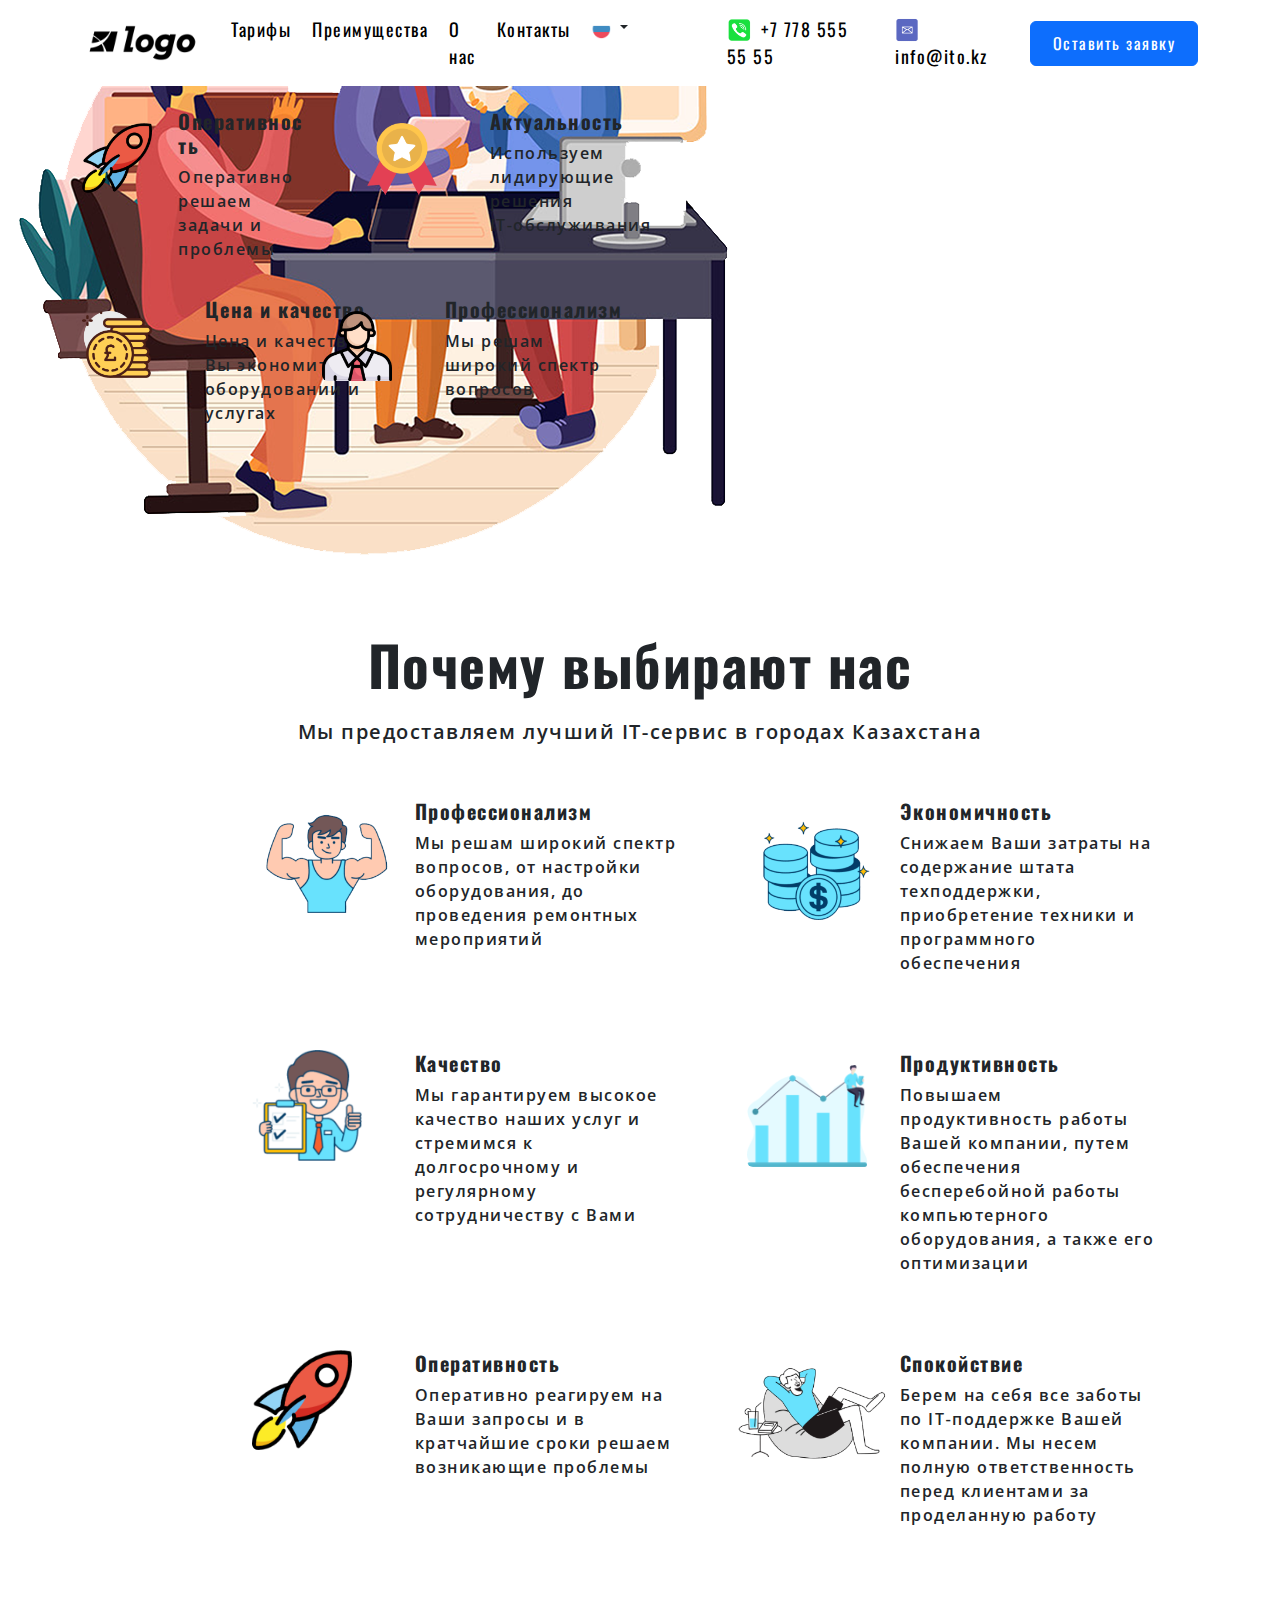
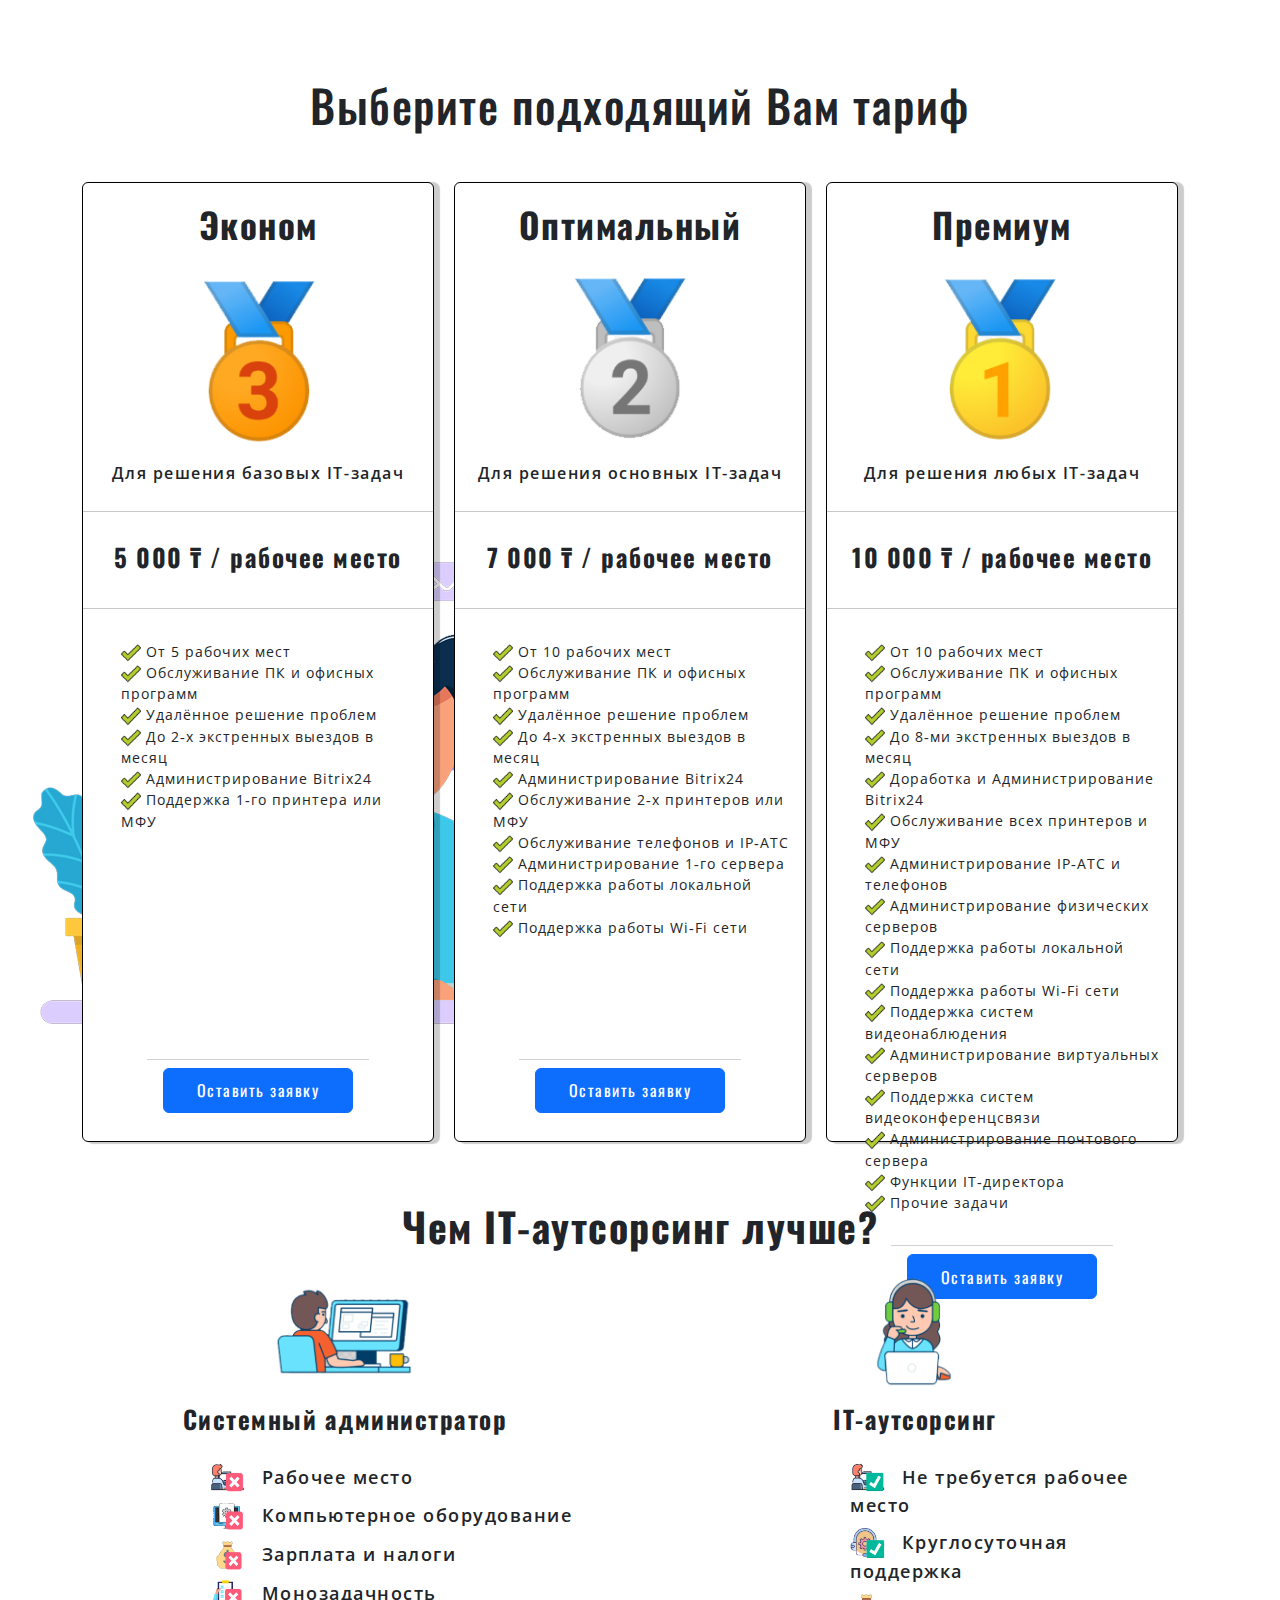
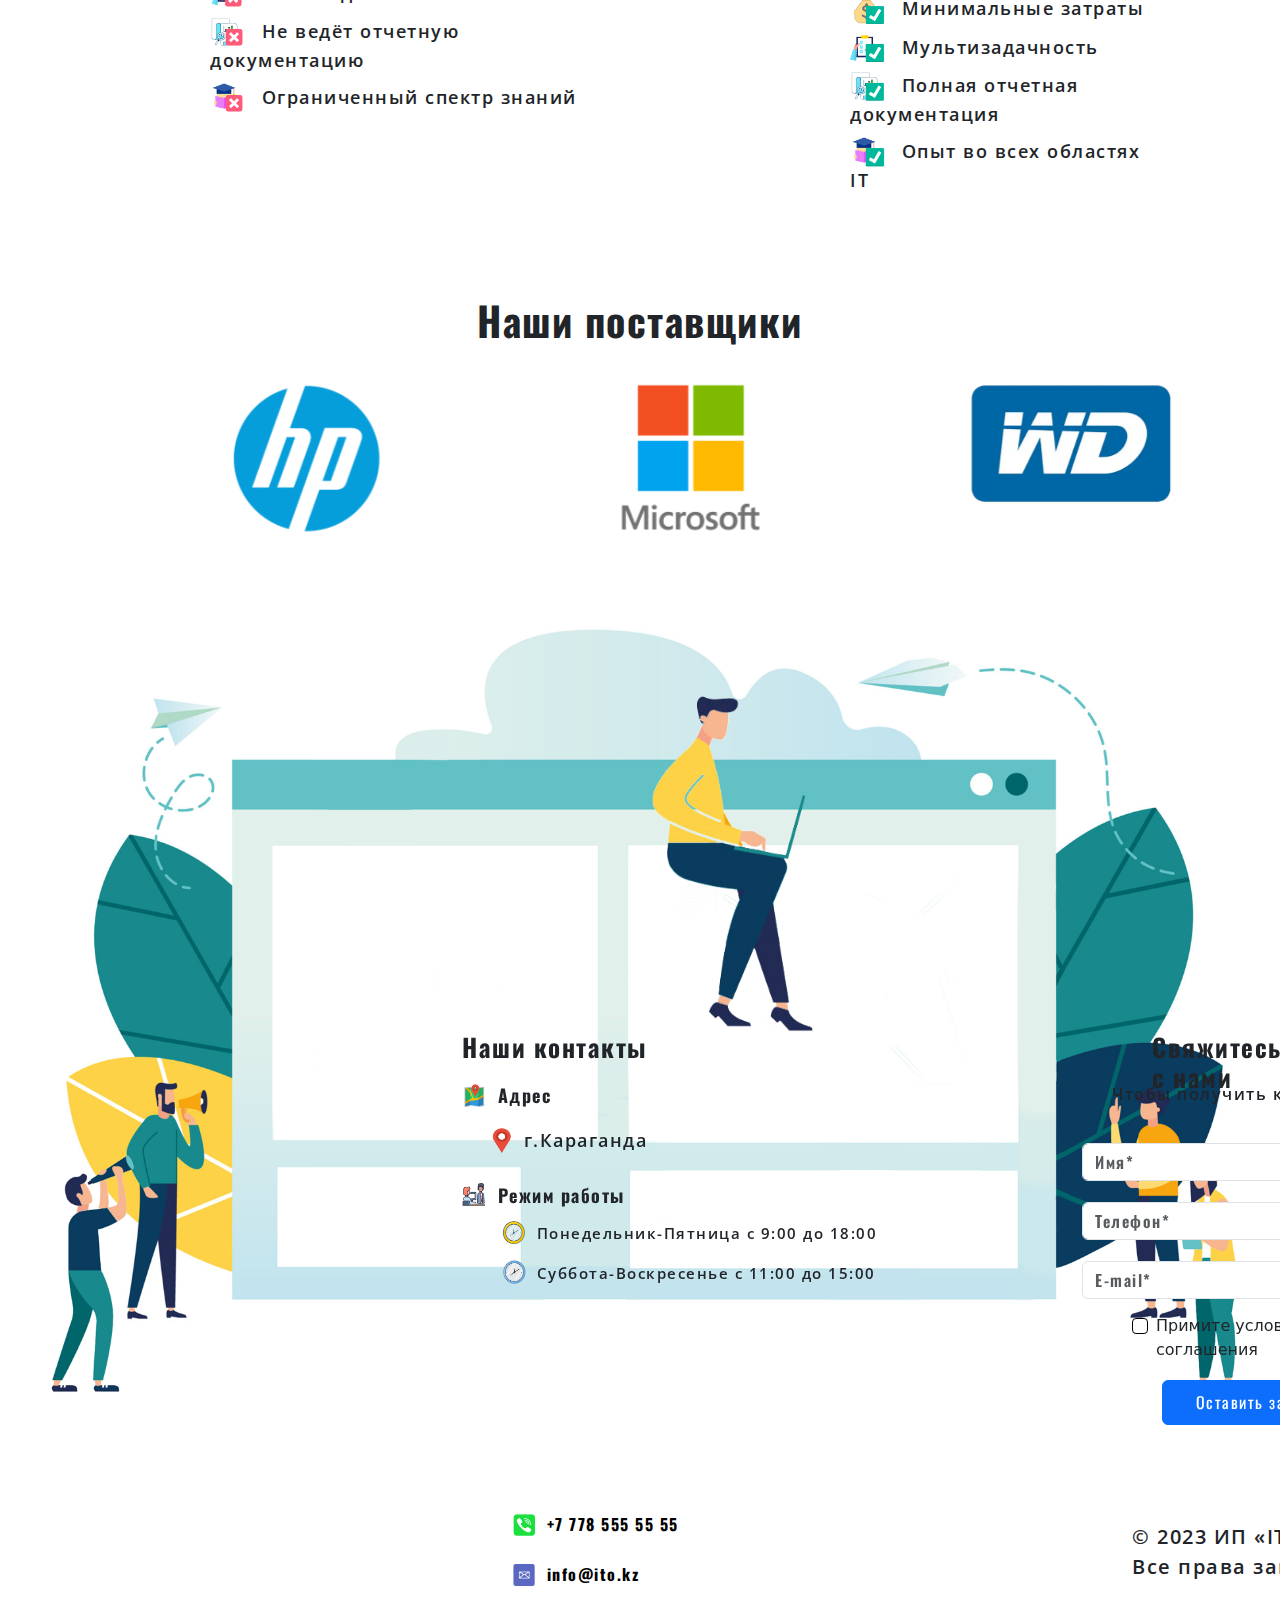
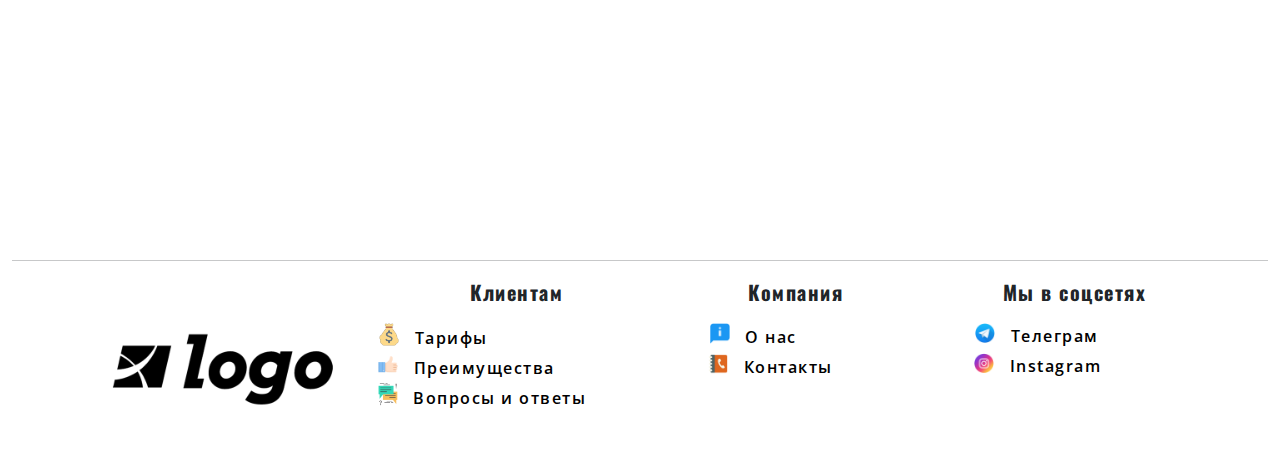
<file: index.html>
<!DOCTYPE html>
<html lang="Ru">

<head>
  <meta charset="UTF-8">
  <meta http-equiv="X-UA-Compatible" content="IE=edge">
  <meta name="viewport" content="width=device-width, initial-scale=1.0">
  <meta name="viewport" content="width=device-width, initial-scale=1">
  <title>ITO</title>
  <link rel="stylesheet" href="https://cdn.jsdelivr.net/npm/bootstrap@5.3.0-alpha1/dist/css/bootstrap.min.css">
  <link rel="stylesheet" href="https://cdn.jsdelivr.net/npm/swiper@8/swiper-bundle.min.css" />
  <link rel="stylesheet" href="css/normalize.css">
  <link rel="stylesheet" href="css/Style.css">
  <link rel="stylesheet" href="css/adaptive.css">
  <link rel="preconnect" href="https://fonts.googleapis.com">
  <link rel="preconnect" href="https://fonts.gstatic.com" crossorigin>
  <link
    href="https://fonts.googleapis.com/css2?family=Open+Sans:wght@300;400;500;600;700&family=Oswald:wght@300;400;500;700&display=swap"
    rel="stylesheet">
</head>

<body>
  <header class="header">
    <nav class="navbar navbar-expand-lg">
      <div class="container container-xs">
        <a class="navbar-brand" href="index.html"><img src="img/logo.png" alt="logo" class="navbar-logo"></a>
        <button class="navbar-toggler" type="button" data-bs-toggle="collapse" data-bs-target="#navbarScroll"
          aria-controls="navbarScroll" aria-expanded="false" aria-label="Toggle navigation">
          <span class="navbar-toggler-icon"></span>
        </button>
        <div class="collapse navbar-collapse" id="navbarScroll">
          <ul class="navbar-nav me-auto my-2 my-lg-0 navbar-nav-scroll">
            <li class="nav-item">
              <a class="nav-link" href="#traif">Тарифы</a>
            </li>
            <li class="nav-item dropdown">
              <a class="nav-link" href="#lider" role="button">
                Преимущества
              </a>
            </li>
            <li class="nav-item">
              <a href="#" class="nav-link">О нас</a>
            </li>
            <li class="nav-item">
              <a href="#contacts" class="nav-link">Контакты</a>
            </li>
            <!--<li class="nav-item">
              <a href="#" class="nav-link">Интернет-магазин</a>
            </li>-->
            <!-- Пример отдельной кнопки danger -->
            <div class="btn-group">
              <button type="button" class="btn btn-drop dropdown-toggle" data-bs-toggle="dropdown"
                aria-expanded="false">
                <img src="img/Icon/ru.png" alt="" class="nav-link-ru" style="width: 20px; height: 20px;">
              </button>
              <ul class="dropdown-menu" style="--bs-dropdown-min-width: 2rem">
                <li><a class="dropdown-item"" href=" en/index.html"><img src="img/Icon/usa.png" alt=""
                      class="nav-link-ru" style="width: 20px; height: 20px;"></a></li>
                <li><a class="dropdown-item"" href=" kz/Index.html"><img src="img/Icon/kz.png" alt=""
                      class="nav-link-ru" style="width: 20px; height: 20px;"></a></li>
                <li>
              </ul>
            </div>
          </ul>
          <ul class="navbar-nav navbar-nav-link me-auto my-2 my-lg-0 navbar-nav-scroll mt-3"
            style="--bs-scroll-height: 100px;">
            <li class="nav-item nav-xs">
              <a class="nav-link" aria-current="page" href="tel: +777855555555"><img src="img/Icon/phone.png" alt=""
                  class="contacts-time-img2"> +7 778 555 55 55</a>
            </li>
            <li class="nav-item nav-xs">
              <a class="nav-link" href="mailto: info@ito.kz"> <img src="img/Icon/mail.png" alt=""
                  class="contacts-time-img2"> info@ito.kz</a>
            </li>
          </ul>

          <button type="button" class="btn btn-primary" data-bs-toggle="modal" data-bs-target="#staticBackdrop"
            style="margin-left: 20px;">
            Оставить заявку
          </button>
        </div>
      </div>
    </nav>

    <!-- Модальное окно -->
    <div class="modal fade" id="staticBackdrop" data-bs-backdrop="static" data-bs-keyboard="false" tabindex="-1"
      aria-labelledby="staticBackdropLabel" aria-hidden="true">
      <div class="modal-dialog modal-dialog-centered">
        <div class="modal-content">
          <div class="modal-header">
            <h5 class="modal-title" id="staticBackdropLabel">Оставить заявку</h5>
            <button type="button" class="btn-close" data-bs-dismiss="modal" aria-label="Закрыть"></button>
          </div>
          <div class="modal-body">
            <form class="form row g-3" id="form">
              <span class="modal-text mb-10">Чтобы получить консультацию по тарифу</span>
              <div class="">
                <select class="form-select form-text" id="validationDefault04" required>
                  <option selected disabled value="">Выберите тариф</option>
                  <option value="1" class="form-text">Эконом</option>
                  <option value="2" class="form-text">Оптимальный</option>
                  <option value="3" class="form-text">Премиум</option>
                </select>
              </div>
              <div>
                <input type="Name" class="form-control" id="validationDefault01" placeholder="Имя*" required>
              </div>
              <div>
                <input type="tel" class="form-control" id="validationDefault02" placeholder="Телефон*" required>
              </div>
              <div>
                <input type="Email" class="form-control" id="validationDefault03" placeholder="E-mail*" required>
              </div>
              <div class="col-12">
                <div class="form-check">
                  <input class="form-check-input" type="checkbox" id="invalidCheck2" required>
                  <label class="form-check-label" for="invalidCheck2">
                    Примите условия и соглашения
                  </label>
                </div>
              </div>
              <div class="col-12">
                <button class="btn btn-primary btn-primary-leave" type="submit"> Оставить заявку</button>
              </div>
            </form>
          </div>
        </div>
        <!-- Модальное окно -->
      </div>
  </header>
  <!-- /.header -->

  <section class="section">
    <img src="img/image/18907-1.png" alt="" class="section-img">
    <div class="container">
      <h1 class="section-title">IT‑аутсорсинг и <br> обслуживание офисов</h1>
      <ul>
        <li class="section-list"> <img src="img/Icon/yes.png" alt="" class="section-img-list"> Оперативное решение
          IT‑проблем</li>
        <li class="section-list"> <img src="img/Icon/yes.png" alt="" class="section-img-list"> Разовое и регулярное
          обслуживание техники</li>
        <li class="section-list"> <img src="img/Icon/yes.png" alt="" class="section-img-list"> Выезд и удалённое
          обслуживание</li>
        <li class="section-list"> <img src="img/Icon/yes.png" alt="" class="section-img-list"> Подходит для малых и
          средних компаний</li>
      </ul>
      <button class="btn btn-primary btn-primary-safe" data-bs-toggle="modal" href="#exampleModalToggle" role="button">
        Рассчитать стоймость
      </button>
      <button type="button" class="btn btn-outline-primary btn-primary-safe"><a class="best-btn" href="#best">Узнать
          больше о It-аутсорсинге</a></button>

      <div class="row row-cols-1 row-cols-md-2 g-4">
        <div class="col-xl-3 col-xs-12 col-md-4">
          <div class="card" style="max-width: 320px;">
            <div class="row g-0">
              <div class="col-md-4">
                <img src="img/Icon/rocket.255x256.png" class="img-fluid rounded-start" alt="...">
              </div>
              <div class="col-md-8 col-xs-12">
                <div class="card-body card-body-one">
                  <h5 class="card-title">Оперативность</h5>
                  <p class="card-text card-text-one">Оперативно решаем задачи и проблемы</p>
                </div>
              </div>
            </div>
          </div>
        </div>
        <div class="col">
          <div class="card" style="max-width: 320px;">
            <div class="row g-0">
              <div class="col-md-4 col-xs-12">
                <img src="img/Icon/medal-gold-winner-2.247x256.png" class="img-fluid rounded-start" alt="...">
              </div>
              <div class="col-md-8 col-xs-12">
                <div class="card-body card-body-one">
                  <h5 class="card-title">Актуальность</h5>
                  <p class="card-text card-text-one">Используем лидирующие решения IT‑обслуживания</p>
                </div>
              </div>
            </div>
          </div>
        </div>
        <div class="col">
          <div class="card card-three" style="max-width: 320px;">
            <div class="row g-0">
              <div class="col-md-4 col-xs-12">
                <img src="img/Icon/pound-coin.256x245.png" class="img-fluid img-fluid-tree rounded-start" alt="...">
              </div>
              <div class="col-md-8 col-xs-12">
                <div class="card-body card-body-one">
                  <h5 class="card-title">Цена и качество</h5>
                  <p class="card-text card-text-one">Цена и качество Вы экономите на оборудовании и услугах</p>
                </div>
              </div>
            </div>
          </div>
        </div>
        <div class="col card-four">
          <div class="card" style="max-width: 320px;">
            <div class="row g-0">
              <div class="col-md-4 col-xs-12">
                <img src="img/Icon/professional-employee.256x256.png" class="img-fluid img-fluid-four rounded-start" alt="...">
              </div>
              <div class="col-md-8 col-xs-12">
                <div class="card-body card-body-one">
                  <h5 class="card-title">Профессионализм</h5>
                  <p class="card-text card-text-one">Мы решам широкий спектр вопросов</p>
                </div>
              </div>
            </div>
          </div>
        </div>
      </div>
    </div>
  </section>
  <!-- /.section -->


  <!--Модельное окно для рассчета-->
  <div class="modal fade" id="exampleModalToggle" aria-hidden="true" aria-labelledby="exampleModalToggleLabel"
    tabindex="-1">
    <div class="modal-dialog modal-dialog-centered">
      <div class="modal-content modal-content-calc">
        <div class="modal-header">
          <h1 class="modal-title fs-5 modal-title-calc" id="exampleModalToggleLabel">Калькулятор стоимости
            IT‑аутсорсинга</h1>
          <button type="button" class="btn-close" data-bs-dismiss="modal" aria-label="Close"></button>
        </div>
        <div class="modal-body modal-body-calc">
          <img src="img/Icon/computer.png" alt="" class="modal-calc-img">
        </div>
        <div class="modal-body modal-body-calc">
          Укажите количество компьютеров и серверов в Вашей компании
        </div>
        <div class="modal-body modal-body-calc1">
          При выборе количества компьютеров к «компьютерам» Вы так же можете отнести ноутбуки, моноблоки и мини ПК,
          используемые Вами в компании
        </div>
        <div class="modal-body modal-body-calc">
          <input type="number" class="form-control form-control-calc2" id="validationDefault01"
            placeholder="Компьютеры:*" required style="margin-bottom: 20px;">
          <input type="number" class="form-control form-control-calc3" id="validationDefault01" placeholder="Серверы:*"
            required style="margin-bottom: 20px;">
        </div>
        <div class="modal-footer">
          <button class="btn btn-primary" type="submit" data-bs-target="#exampleModalToggle2"
            data-bs-toggle="modal">Далее</button>
        </div>
      </div>
    </div>
  </div>
  <div class="modal fade" id="exampleModalToggle2" aria-hidden="true" aria-labelledby="exampleModalToggleLabel2"
    tabindex="-1">
    <div class="modal-dialog modal-dialog-centered">
      <div class="modal-content">
        <div class="modal-header">
          <h1 class="modal-title fs-5 modal-title-calc" id="exampleModalToggleLabel2">Калькулятор стоимости
            IT‑аутсорсинга</h1>
          <button type="button" class="btn-close" data-bs-dismiss="modal" aria-label="Close"></button>
        </div>
        <div class="modal-body modal-body-calc">
          <img src="img/Icon/print.png" alt="" class="modal-calc-img">
        </div>
        <div class="modal-body modal-body-calc">
          Укажите количество используемых принтеров/МФУ форматов А3, А4
        </div>
        <div class="modal-body modal-body-calc">
          <input type="number" class="form-control form-control-calc2" id="exampleFormControlInput1"
            placeholder="Принтеры/МФУ А4:" style="margin-bottom: 20px;">
          <input type="number" class="form-control form-control-calc3" id="exampleFormControlInput1"
            placeholder="Принтеры/МФУ А3:" style="margin-bottom: 20px;">
        </div>
        <div class="modal-footer">
          <button class="btn btn-secondary" data-bs-target="#exampleModalToggle" data-bs-toggle="modal">Назад</button>
          <button class="btn btn-primary" data-bs-target="#exampleModalToggle3" data-bs-toggle="modal">Далее</button>
        </div>
      </div>
    </div>
  </div>
  <div class="modal fade" id="exampleModalToggle3" aria-hidden="true" aria-labelledby="exampleModalToggleLabel2"
    tabindex="-1">
    <div class="modal-dialog modal-dialog-centered">
      <div class="modal-content">
        <div class="modal-header">
          <h1 class="modal-title fs-5 modal-title-calc" id="exampleModalToggleLabel2">Калькулятор стоимости
            IT‑аутсорсинга</h1>
          <button type="button" class="btn-close" data-bs-dismiss="modal" aria-label="Close"></button>
        </div>
        <div class="modal-body modal-body-calc">
          <img src="img/Icon/servic.png" alt="" class="modal-calc-img">
        </div>
        <div class="modal-body modal-body-calc">
          Укажите дополнительные сервисы, используемые в Вашей ИТ‑инфраструктуре
        </div>
        <div class="modal-body modal-body-calc3">
          <div class="form-check">
            <input class="form-check-input" type="checkbox" value="" id="flexCheckDefault">
            <label class="form-check-label" for="flexCheckDefault">
              Аналоговая телефония
            </label>
          </div>
          <div class="form-check">
            <input class="form-check-input" type="checkbox" value="" id="flexCheckChecked">
            <label class="form-check-label" for="flexCheckChecked">
              IP-телефония
            </label>
          </div>
          <div class="form-check">
            <input class="form-check-input" type="checkbox" value="" id="flexCheckChecked">
            <label class="form-check-label" for="flexCheckChecked">
              Видеонаблюдение
            </label>
          </div>
          <div class="form-check">
            <input class="form-check-input" type="checkbox" value="" id="flexCheckChecked">
            <label class="form-check-label" for="flexCheckChecked">
              Wi-Fi
            </label>
          </div>
        </div>
        <div class="modal-footer">
          <button class="btn btn-secondary" data-bs-target="#exampleModalToggle2" data-bs-toggle="modal">Назад</button>
          <button class="btn btn-primary" data-bs-target="#exampleModalToggle4" data-bs-toggle="modal">Далее</button>
        </div>
      </div>
    </div>
  </div>
  <div class="modal fade" id="exampleModalToggle4" aria-hidden="true" aria-labelledby="exampleModalToggleLabel"
    tabindex="-1">
    <div class="modal-dialog modal-dialog-centered">
      <div class="modal-content modal-content-calc">
        <div class="modal-header">
          <h1 class="modal-title fs-5 modal-title-calc" id="exampleModalToggleLabel">Калькулятор стоимости
            IT‑аутсорсинга</h1>
          <button type="button" class="btn-close" data-bs-dismiss="modal" aria-label="Close"></button>
        </div>
        <div class="modal-body modal-body-calc">
          <img src="img/Icon/like.png" alt="" class="modal-calc-img">
        </div>
        <div class="modal-body modal-body-calc">
          Введите Ваши данные для коммерческого предложения
        </div>
        <div class="modal-body modal-body-calc1">
          Предложение будет отправлено на Вашу почту
        </div>
        <div class="modal-body modal-body-calc">
          <form class="form row g-3" id="form">

            <div>
              <input type="Name" class="form-control" id="validationDefault01" placeholder="Имя*" required>
            </div>
            <div>
              <input type="Name" class="form-control" id="validationDefault02" placeholder="Компания*" required>
            </div>
            <div>
              <input type="tel" class="form-control" id="validationDefault03" placeholder="Телефон*" required>
            </div>
            <div>
              <input type="Email" class="form-control" id="validationDefault04" placeholder="E-mail*" required>
            </div>
            <div class="col-12">
              <div class="form-check form-check-calc">
                <input class="form-check-input form-check-box" type="checkbox" value="" id="invalidCheck2" required
                  style="margin-left: -50px;">
                <label class="form-check-label form-check-box1" for="invalidCheck2" style="margin-left: -120px;">
                  Примите условия и соглашения
                </label>
              </div>
            </div>
            <div class="col-12">
              <button class="btn btn-primary" type="submit">Отправить форму</button>
            </div>
          </form>
        </div>
      </div>
    </div>
  </div>
  <!--Модельное окно для рассчета-->


  <section class="lider" id="lider">
    <div class="container">
      <h2 class="lider-title">Почему выбирают нас</h2>
      <p class="lider-text">Мы предоставляем лучший IT‑сервис в городах Казахстана</p>
      <!--card-->
      <div class="cards-lider">
        <div class="row row-cols-1 row-cols-md-2 g-4">
          <div class="col">
            <div class="card cards" style="max-width: 450px;">
              <div class="row g-0">
                <div class="col-md-4 col-xs-12">
                  <img src="img/Icon/Untitled-1.png" class="img-fluid-card rounded-start" alt="...">
                </div>
                <div class="col-md-8 col-xs-12">
                  <div class="card-body">
                    <h5 class="card-title">Профессионализм</h5>
                    <p class="card-text">Мы решам широкий спектр вопросов, от настройки оборудования, до проведения
                      ремонтных мероприятий</p>
                  </div>
                </div>
              </div>
            </div>
          </div>
          <div class="col">
            <div class="card" style="max-width: 450px;">
              <div class="row g-0">
                <div class="col-md-4 col-xs-12">
                  <img src="img/Icon/Untitled-2.png" class="img-fluid-card rounded-start" alt="...">
                </div>
                <div class="col-md-8 col-xs-12">
                  <div class="card-body">
                    <h5 class="card-title">Экономичность</h5>
                    <p class="card-text">Снижаем Ваши затраты на содержание штата техподдержки, приобретение техники и
                      программного обеспечения</p>
                  </div>
                </div>
              </div>
            </div>
          </div>
          <div class="col cards">
            <div class="card" style="max-width: 450px;">
              <div class="row g-0">
                <div class="col-md-4 col-xs-12">
                  <img src="img/Icon/quality-check.252x256.png" class="img-fluid-card1 rounded-start" alt="...">
                </div>
                <div class="col-md-8 col-xs-12">
                  <div class="card-body">
                    <h5 class="card-title">Качество</h5>
                    <p class="card-text">Мы гарантируем высокое качество наших услуг и стремимся к долгосрочному и
                      регулярному сотрудничеству с Вами</p>
                  </div>
                </div>
              </div>
            </div>
          </div>
          <div class="col">
            <div class="card" style="max-width: 450px;">
              <div class="row g-0">
                <div class="col-md-4 col-xs-12">
                  <img src="img/Icon/graphic-chart.256x218.png" class="img-fluid-card2 rounded-start" alt="...">
                </div>
                <div class="col-md-8 col-xs-12">
                  <div class="card-body">
                    <h5 class="card-title">Продуктивность</h5>
                    <p class="card-text">Повышаем продуктивность работы Вашей компании, путем обеспечения
                      бесперебойной
                      работы компьютерного оборудования, а также его оптимизации</p>
                  </div>
                </div>
              </div>
            </div>
          </div>
          <div class="col">
            <div class="card cards" style="max-width: 450px;">
              <div class="row g-0">
                <div class="col-md-4 col-xs-12">
                  <img src="img/Icon/rocket.255x256.png" class="img-fluid-card3 rounded-start" alt="...">
                </div>
                <div class="col-md-8 col-xs-12">
                  <div class="card-body">
                    <h5 class="card-title">Оперативность</h5>
                    <p class="card-text">Оперативно реагируем на Ваши запросы и в кратчайшие сроки решаем возникающие
                      проблемы</p>
                  </div>
                </div>
              </div>
            </div>
          </div>
          <div class="col">
            <div class="card" style="max-width: 450px;">
              <div class="row g-0">
                <div class="col-md-4 col-xs-12">
                  <img src="img/Icon/Untitled-3.png" class="img-fluid-card4 rounded-start" alt="...">
                </div>
                <div class="col-md-8 col-xs-12">
                  <div class="card-body">
                    <h5 class="card-title">Спокойствие</h5>
                    <p class="card-text">Берем на себя все заботы по IT‑поддержке Вашей компании. Мы несем полную
                      ответственность перед клиентами за проделанную работу</p>
                  </div>
                </div>
              </div>
            </div>
          </div>
        </div>
      </div>
    </div>
    <!-- /.container -->
  </section>
  <!-- /.lider -->

  <section class="traif" id="traif">
    <div class="container">
      <h2 class="traif-title">
        Выберите подходящий Вам тариф
      </h2>
      <!-- /.traif-title -->
      <div class="row">
        <div class="card-group">
          <div class="col-xl-4">
            <div class="card card-price-group">
              <h5 class="card-title-price">Эконом</h5>
              <img src="img/Icon/3.png" class="card-img-top" alt="...">
              <p class="card-subtitle">Для решения базовых IT‑задач</p>
              <hr>
              <p class="card-price">5 000 ₸ / рабочее место</p>
              <hr>
              <div class="card-body">
                <ul>
                  <li class="card-list"> <img src="img/Icon/yes.png" alt="" class="price-img"> От 5 рабочих мест</li>
                  <li class="card-list"> <img src="img/Icon/yes.png" alt="" class="price-img"> Обслуживание ПК и
                    офисных
                    программ</li>
                  <li class="card-list"> <img src="img/Icon/yes.png" alt="" class="price-img"> Удалённое решение
                    проблем
                  </li>
                  <li class="card-list"> <img src="img/Icon/yes.png" alt="" class="price-img"> До 2‑х экстренных
                    выездов
                    в месяц</li>
                  <li class="card-list"> <img src="img/Icon/yes.png" alt="" class="price-img"> Администрирование
                    Bitrix24</li>
                  <li class="card-list"> <img src="img/Icon/yes.png" alt="" class="price-img"> Поддержка 1‑го принтера
                    или МФУ</li>
                </ul>
              </div>
              <div class="card-footer">
                <button type="button" class="btn btn-primary btn-primary-card" data-bs-toggle="modal"
                  data-bs-target="#staticBackdrop">
                  Оставить заявку
                </button>
              </div>
            </div>
          </div>
          <div class="col-xl-4">
            <div class="card card-price-group card-price-group1">
              <h5 class="card-title-price">Оптимальный</h5>
              <img src="img/Icon/2.png" class="card-img-top" alt="...">
              <p class="card-subtitle">Для решения основных IT‑задач</p>
              <hr>
              <p class="card-price">7 000 ₸ / рабочее место</p>
              <hr>
              <div class="card-body">
                <ul>
                  <li class="card-list"> <img src="img/Icon/yes.png" alt="" class="price-img"> От 10 рабочих мест</li>
                  <li class="card-list"> <img src="img/Icon/yes.png" alt="" class="price-img"> Обслуживание ПК и
                    офисных
                    программ</li>
                  <li class="card-list"> <img src="img/Icon/yes.png" alt="" class="price-img"> Удалённое решение
                    проблем
                  </li>
                  <li class="card-list"> <img src="img/Icon/yes.png" alt="" class="price-img"> До 4‑х экстренных
                    выездов
                    в месяц</li>
                  <li class="card-list"> <img src="img/Icon/yes.png" alt="" class="price-img"> Администрирование
                    Bitrix24</li>
                  <li class="card-list"> <img src="img/Icon/yes.png" alt="" class="price-img"> Обслуживание 2‑х
                    принтеров или МФУ</li>
                  <li class="card-list"> <img src="img/Icon/yes.png" alt="" class="price-img"> Обслуживание телефонов
                    и
                    IP‑АТС</li>
                  <li class="card-list"> <img src="img/Icon/yes.png" alt="" class="price-img"> Администрирование 1‑го
                    сервера</li>
                  <li class="card-list"> <img src="img/Icon/yes.png" alt="" class="price-img"> Поддержка работы
                    локальной сети</li>
                  <li class="card-list"> <img src="img/Icon/yes.png" alt="" class="price-img"> Поддержка работы Wi‑Fi
                    сети</li>
                </ul>
              </div>
              <div class="card-footer">
                <button type="button" class="btn btn-primary btn-primary-card" data-bs-toggle="modal"
                  data-bs-target="#staticBackdrop">
                  Оставить заявку
                </button>
              </div>
            </div>
          </div>
          <div class="col-xl-4">
            <div class="card card-price-group card-price-group2">
              <h5 class="card-title-price">Премиум</h5>
              <img src="img/Icon/1.png" class="card-img-top" alt="...">
              <p class="card-subtitle">Для решения любых IT‑задач</p>
              <hr>
              <p class="card-price">10 000 ₸ / рабочее место</p>
              <hr>
              <div class="card-body">
                <ul>
                  <li class="card-list"> <img src="img/Icon/yes.png" alt="" class="price-img"> От 10 рабочих мест</li>
                  <li class="card-list"> <img src="img/Icon/yes.png" alt="" class="price-img"> Обслуживание ПК и
                    офисных
                    программ</li>
                  <li class="card-list"> <img src="img/Icon/yes.png" alt="" class="price-img"> Удалённое решение
                    проблем
                  </li>
                  <li class="card-list"> <img src="img/Icon/yes.png" alt="" class="price-img"> До 8‑ми экстренных
                    выездов в месяц</li>
                  <li class="card-list"> <img src="img/Icon/yes.png" alt="" class="price-img"> Доработка и
                    Администрирование Bitrix24</li>
                  <li class="card-list"> <img src="img/Icon/yes.png" alt="" class="price-img"> Обслуживание всех
                    принтеров и МФУ</li>
                  <li class="card-list"> <img src="img/Icon/yes.png" alt="" class="price-img"> Администрирование
                    IP‑АТС
                    и телефонов</li>
                  <li class="card-list"> <img src="img/Icon/yes.png" alt="" class="price-img"> Администрирование
                    физических серверов</li>
                  <li class="card-list"> <img src="img/Icon/yes.png" alt="" class="price-img"> Поддержка работы
                    локальной сети</li>
                  <li class="card-list"> <img src="img/Icon/yes.png" alt="" class="price-img"> Поддержка работы Wi‑Fi
                    сети</li>
                  <li class="card-list"> <img src="img/Icon/yes.png" alt="" class="price-img"> Поддержка систем
                    видеонаблюдения</li>
                  <li class="card-list"> <img src="img/Icon/yes.png" alt="" class="price-img"> Администрирование
                    виртуальных серверов</li>
                  <li class="card-list"> <img src="img/Icon/yes.png" alt="" class="price-img"> Поддержка систем
                    видеоконференцсвязи</li>
                  <li class="card-list"> <img src="img/Icon/yes.png" alt="" class="price-img"> Администрирование
                    почтового сервера</li>
                  <li class="card-list"> <img src="img/Icon/yes.png" alt="" class="price-img"> Функции IT‑директора
                  </li>
                  <li class="card-list"> <img src="img/Icon/yes.png" alt="" class="price-img"> Прочие задачи</li>
                </ul>
              </div>
              <div class="card-footer">
                <button type="button" class="btn btn-primary btn-primary-card" data-bs-toggle="modal"
                  data-bs-target="#staticBackdrop">
                  Оставить заявку
                </button>
              </div>
            </div>
          </div>
        </div>
      </div>
    </div>
    </div>
    <!-- /.container -->
  </section>
  <!-- /.traif -->



  <section class="best" id="best">
    <div class="container">
      <h3 class="best-title">Чем IT‑аутсорсинг лучше?</h3>
      <div class="row row-cols-1 row-cols-md-3 g-4">
        <div class="col-xl-6">
          <div class="card card-best">
            <img src="img/Icon/admin.png" class="card-img-top" alt="...">
            <div class="card-body">
              <h5 class="card-title-best">Системный администратор</h5>
              <ul>
                <li class="best-list"> <img src="img/Icon/work.png" alt="" class="best-list-img"> Рабочее место</li>
                <li class="best-list"> <img src="img/Icon/pclist.png" alt="" class="best-list-img"> Компьютерное
                  оборудование</li>
                <li class="best-list"> <img src="img/Icon/money.png" alt="" class="best-list-img"> Зарплата и налоги
                </li>
                <li class="best-list"> <img src="img/Icon/task.png" alt="" class="best-list-img"> Монозадачность</li>
                <li class="best-list"> <img src="img/Icon/report.png" alt="" class="best-list-img"> Не ведёт отчетную
                  документацию</li>
                <li class="best-list"> <img src="img/Icon/book.png" alt="" class="best-list-img"> Ограниченный спектр
                  знаний</li>
              </ul>
            </div>
          </div>
        </div>
        <div class="col-xl-6">
          <div class="card card-best">
            <img src="img/Icon/PC.png" class="card-img-top" alt="...">
            <div class="card-body">
              <h5 class="card-title-best">IT‑аутсорсинг</h5>
              <ul>
                <li class="best-list1"> <img src="img/Icon/work1.png" alt="" class="best-list-img"> Не требуется
                  рабочее место</li>
                <li class="best-list1"> <img src="img/Icon/help.png" alt="" class="best-list-img"> Круглосуточная
                  поддержка</li>
                <li class="best-list1"> <img src="img/Icon/money1.png" alt="" class="best-list-img"> Минимальные
                  затраты</li>
                <li class="best-list1"> <img src="img/Icon/task1.png" alt="" class="best-list-img"> Мультизадачность
                </li>
                <li class="best-list1"> <img src="img/Icon/report1.png" alt="" class="best-list-img"> Полная отчетная
                  документация</li>
                <li class="best-list1"> <img src="img/Icon/book1.png" alt="" class="best-list-img"> Опыт во всех
                  областях IT</li>
              </ul>
            </div>
          </div>
        </div>
      </div>
    </div>
    </div>
    <!-- /.container -->
  </section>
  <!-- /.best -->

  <section class="suppliers">
    <div class="container">
      <h3 class="title-suppliers">Наши поставщики</h3>
      <!-- Swiper -->
      <div class="swiper mySwiper">
        <div class="swiper-wrapper">
          <div class="swiper-slide"><img src="img/Brand/HP.png" alt="" style="width: 150px; height: 150px; margin-left: 150px;">
          </div>
          <div class="swiper-slide"><img src="img/Brand/microsoft.png" alt="" style="width: 150px; height: 150px; margin-left: 150px;"></div>
          <div class="swiper-slide"><img src="img/Brand/WD.png" alt="" style="width: 250px; height: 150px; margin-left: 100px; margin-top: -20px;"></div>
          <div class="swiper-slide"><img src="img/Brand/dlink.png" alt="" style="margin-top: -60px;"></div>
          <div class="swiper-slide"><img src="img/Brand/tplink.png" alt=""></div>
          <div class="swiper-slide"><img src="img/Brand/web.png" alt="" style="width: 230px; height: 150px; margin-left: 150px; margin-top: -10px;"></div>
          <div class="swiper-slide"><img src="img/Brand/kasper.png" alt="" style="margin-top: 20px;"></div>
          <div class="swiper-slide"><img src="img/Brand/utp.png" alt="" style="width: 260px; height: 150px; margin-left: 50px; margin-top: -10px;"></div>
          <div class="swiper-slide"><img src="img/Brand/intel.png" alt="" style="width: 260px; height: 150px; margin-left: 50px; margin-top: -10px;"></div>
          <div class="swiper-slide"><img src="img/Brand/delux.png" alt="" style="width: 260px; height: 150px; margin-left: 50px; margin-top: -10px;"></div>
        </div>
      </div>
    </div>
  </section>
  <!-- /.suppliers -->
  <section class="suppliers-xs">
    <div class="container">
      <h3 class="title-suppliers">Наши поставщики</h3>
      <!-- Swiper -->
      <div class="swiper mySwiperr">
        <div class="swiper-wrapper">
          <div class="swiper-slide"><img src="img/Brand/HP.png" alt="" style="width: 150px; height: 150px; margin-left: 100px;">
          </div>
          <div class="swiper-slide"><img src="img/Brand/microsoft.png" alt="" style="width: 150px; height: 150px; margin-left: 100px;"></div>
          <div class="swiper-slide"><img src="img/Brand/dlink.png" alt="" style="margin-top: -60px;"></div>
          <div class="swiper-slide"><img src="img/Brand/tplink.png" alt=""></div>
          <div class="swiper-slide"><img src="img/Brand/web.png" alt="" style="width: 230px; height: 150px; margin-left: 60px; margin-top: -10px;"></div>
          <div class="swiper-slide"><img src="img/Brand/kasper.png" alt="" style="margin-top: 20px;"></div>
          <div class="swiper-slide"><img src="img/Brand/utp.png" alt="" style="width: 260px; height: 150px; margin-left: 50px; margin-top: -10px;"></div>
          <div class="swiper-slide"><img src="img/Brand/intel.png" alt="" style="width: 260px; height: 150px; margin-left: 50px; margin-top: -10px;"></div>
          <div class="swiper-slide"><img src="img/Brand/delux.png" alt="" style="width: 260px; height: 150px; margin-left: 50px; margin-top: -10px;"></div>
        </div>
      </div>
    </div>
  </section>
  <!-- /.suppliers -->

  <section class="contacts" id="contacts">
    <div class="container-fluid">
      <div class="wrapper">
        <img src="img/footer/people1.png" alt="" class="contacts-front">
        <img src="img/footer/people2.png" alt="" class="contacts-back">
        <div class="container contacts-container">
          <h5 class="contacts-title">Наши контакты</h5>
          <p class="contacts-address"> <img src="img/Icon/map.png" alt="" class="contacts-time-img"> Адрес</p>
          <p class="contacts-address-ul"> <img src="img/Icon/city.png" alt="" class="contacts-time-img1"> г.Караганда
          </p>
          <ul>
            <li class="contacts-time-date1"> <img src="img/Icon/worktime.png" alt="" class="contacts-time-img"> Режим
              работы</li>
            <li class="contacts-time-date2"> <img src="img/Icon/gold-time.png" alt="" class="contacts-time-img">
              Понедельник-Пятница с 9:00 до 18:00</li>
            <li class="contacts-time-date3"> <img src="img/Icon/silver-time.png" alt="" class="contacts-time-img">
              Суббота-Воскресенье с 11:00 до 15:00</li>
          </ul>

          <ul class="contacts-nav">
            <li class="contacts-item">
              <a class="contacts-link1" aria-current="page" href="tel: +777855555555"> <img src="img/Icon/phone.png"
                  alt="" class="contacts-time-img2"> +7 778 555 55 55</a>
            </li>
            <li class="contacts-item">
              <a class="contacts-link2" href="mailto: info@ito.kz"> <img src="img/Icon/mail.png" alt=""
                  class="contacts-time-img2"> info@ito.kz</a>
            </li>
          </ul>

          <div class="contacts-form">
            <h5 class="contacts-title2">Свяжитесь с нами</h5>
            <div class="contacts-body">
              <span class="contacts-subtitle">Чтобы получить консультацию</span>
              <form class="form row g-3" id="form">
                <div>
                </div>
                <div>
                  <input type="Name" class="form-control form-contacts" id="validationDefault01" placeholder="Имя*"
                    required>
                </div>
                <div>
                  <input type="tel" class="form-control form-contacts" id="validationDefault02" placeholder="Телефон*"
                    required>
                </div>
                <div>
                  <input type="Email" class="form-control form-contacts" id="validationDefault03" placeholder="E-mail*"
                    required>
                </div>
                <div class="form-check-contacts">
                  <div class="form-check ">
                    <input class="form-check-input" type="checkbox" value="" id="invalidCheck2">
                    <label class="form-check-label" for="invalidCheck2">
                      Примите условия и соглашения
                    </label>
                  </div>
                </div>
                <div class="col-12">
                  <button class="btn btn-primary btn-contacts" type="submit">Оставить заявку</button>
                </div>
              </form>
              <p class="contacts-info">© 2023 ИП «ITO» <br class="br-info"> Все права защищены. </p>
            </div>
          </div>
        </div>
      </div>
      <!-- /.container -->
  </section>
  <!-- /.contacts -->

  <footer class="footer">
    <div class="container-fluid">
      <hr>
      <div class="container">
        <div class="container text-center">
          <div class="row row-cols-4">
            <div class="col">
              <img src="img/logo.png" class="footer-logo" alt="">
            </div>
            <div class="col">
              <ul class="footer-nav">
                <p class="footer-nav-title">Клиентам</p>
                <li class="footer-nav-item">
                  <a class="footer-nav-link" href="#traif"> <img src="img/Icon/moneyfooter.png" alt=""
                      class="footer-img">
                    Тарифы</a>
                </li>
                <li class="footer-nav-item">
                  <a class="footer-nav-link" href="#lider" role="button">
                    <img src="img/Icon/like.png" alt="" class="footer-img" style="margin-left: 50px;"> Преимущества
                  </a>
                </li>
                <!--<li class="footer-nav-item">
                  <a href="#" class="footer-nav-link"> <img src="img/Icon/shop.png" alt="" class="footer-img"
                      style="margin-left: 75px;"> Интернет-магазин</a>
                </li>-->
                <li class="footer-nav-item">
                  <a href="#" class="footer-nav-link"><img src="img/Icon/FAQ.png" alt="" class="footer-img"
                      style="margin-left: 81px;"> Вопросы и ответы</a>
                </li>
              </ul>
            </div>
            <div class="col">
              <ul class="footer-nav">
                <p class="footer-nav-title">Компания</p>
                <li class="footer-nav-item">
                  <a href="#" class="footer-nav-link"><img src="img/Icon/about.png" alt="" class="footer-img"
                      style="margin-left: 65px;"> О нас</a>
                </li>
                <li class="footer-nav-item">
                  <a href="#contacts" class="footer-nav-link"> <img src="img/Icon/contacts.png" alt=""
                      class="footer-img" style="margin-left: 100px;"> Контакты</a>
                </li>
              </ul>
            </div>
            <div class="col">
              <ul class="footer-nav">
                <p class="footer-nav-title">Мы в соцсетях</p>
                <li class="footer-nav-item">
                  <a class="footer-nav-link" href="#traif"> <img src="img/Icon/telegram.png" alt="" class="footer-img"
                      style="margin-left: 75px;"> Телеграм</a>
                </li>
                <li class="footer-nav-item">
                  <a class="footer-nav-link" href="#lider" role="button">
                    <img src="img/Icon/instagram.png" alt="" class="footer-img" style="margin-left: 76px;"> Instagram
                  </a>
                </li>
              </ul>
            </div>
          </div>
        </div>
      </div>
      <!-- /.container-fluid -->
  </footer>
  <!-- /.footer -->

</body>
<script src="https://cdn.jsdelivr.net/npm/bootstrap@5.3.0-alpha1/dist/js/bootstrap.bundle.min.js"
  integrity="sha384-w76AqPfDkMBDXo30jS1Sgez6pr3x5MlQ1ZAGC+nuZB+EYdgRZgiwxhTBTkF7CXvN" crossorigin="anonymous"></script>
<script src="https://cdn.jsdelivr.net/npm/swiper@9/swiper-bundle.min.js"></script>
<script src="js/main.js"></script>

<script>
  var swiper = new Swiper(".mySwiper", {
    slidesPerView: 3,
    spaceBetween: 30,
    freeMode: true,
    autoplay: {
      delay: 2500,
      disableOnInteraction: false
    },
    pagination: {
      el: ".swiper-pagination",
      clickable: true,
    },
  });
  var swiper = new Swiper(".mySwiperr", {
    slidesPerView: 1,
    spaceBetween: 30,
    freeMode: true,
    autoplay: {
      delay: 2500,
      disableOnInteraction: false
    },
    pagination: {
      el: ".swiper-pagination",
      clickable: true,
    },
  });
</script>

</html>
</file>
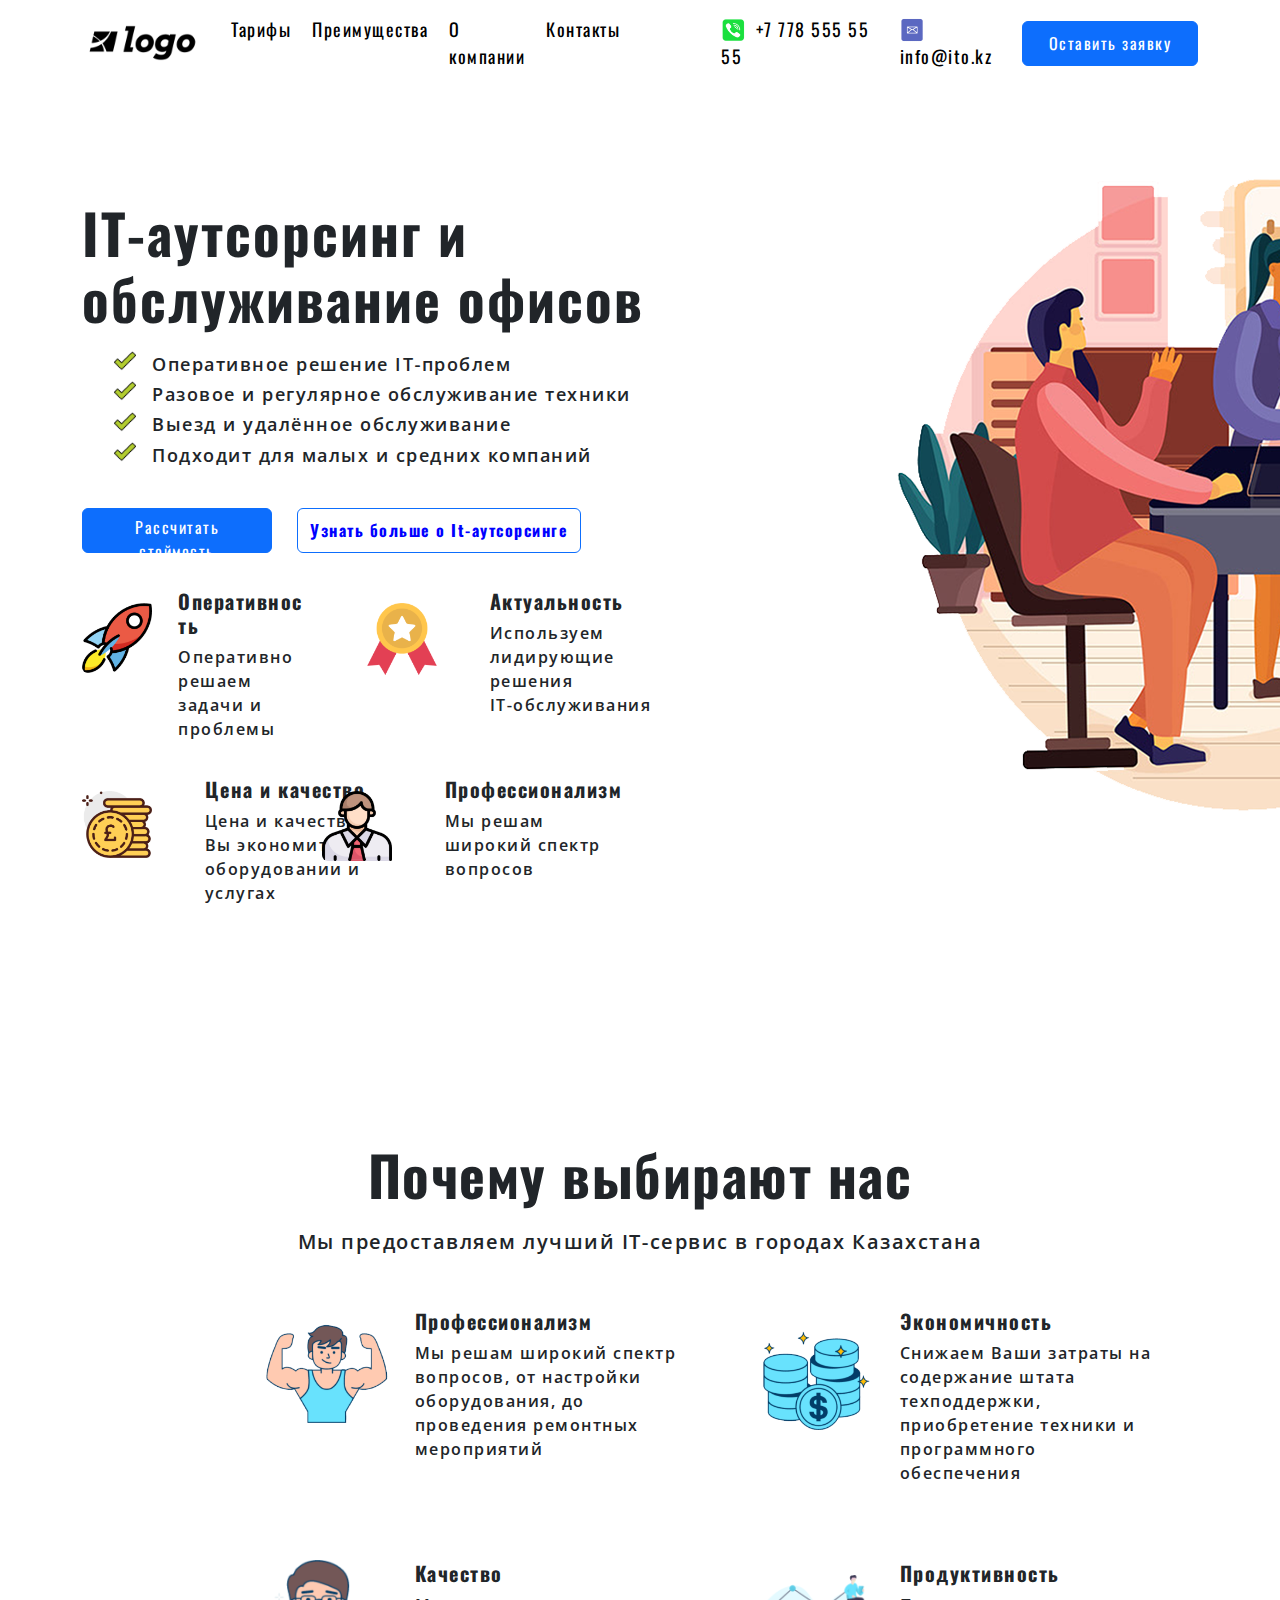
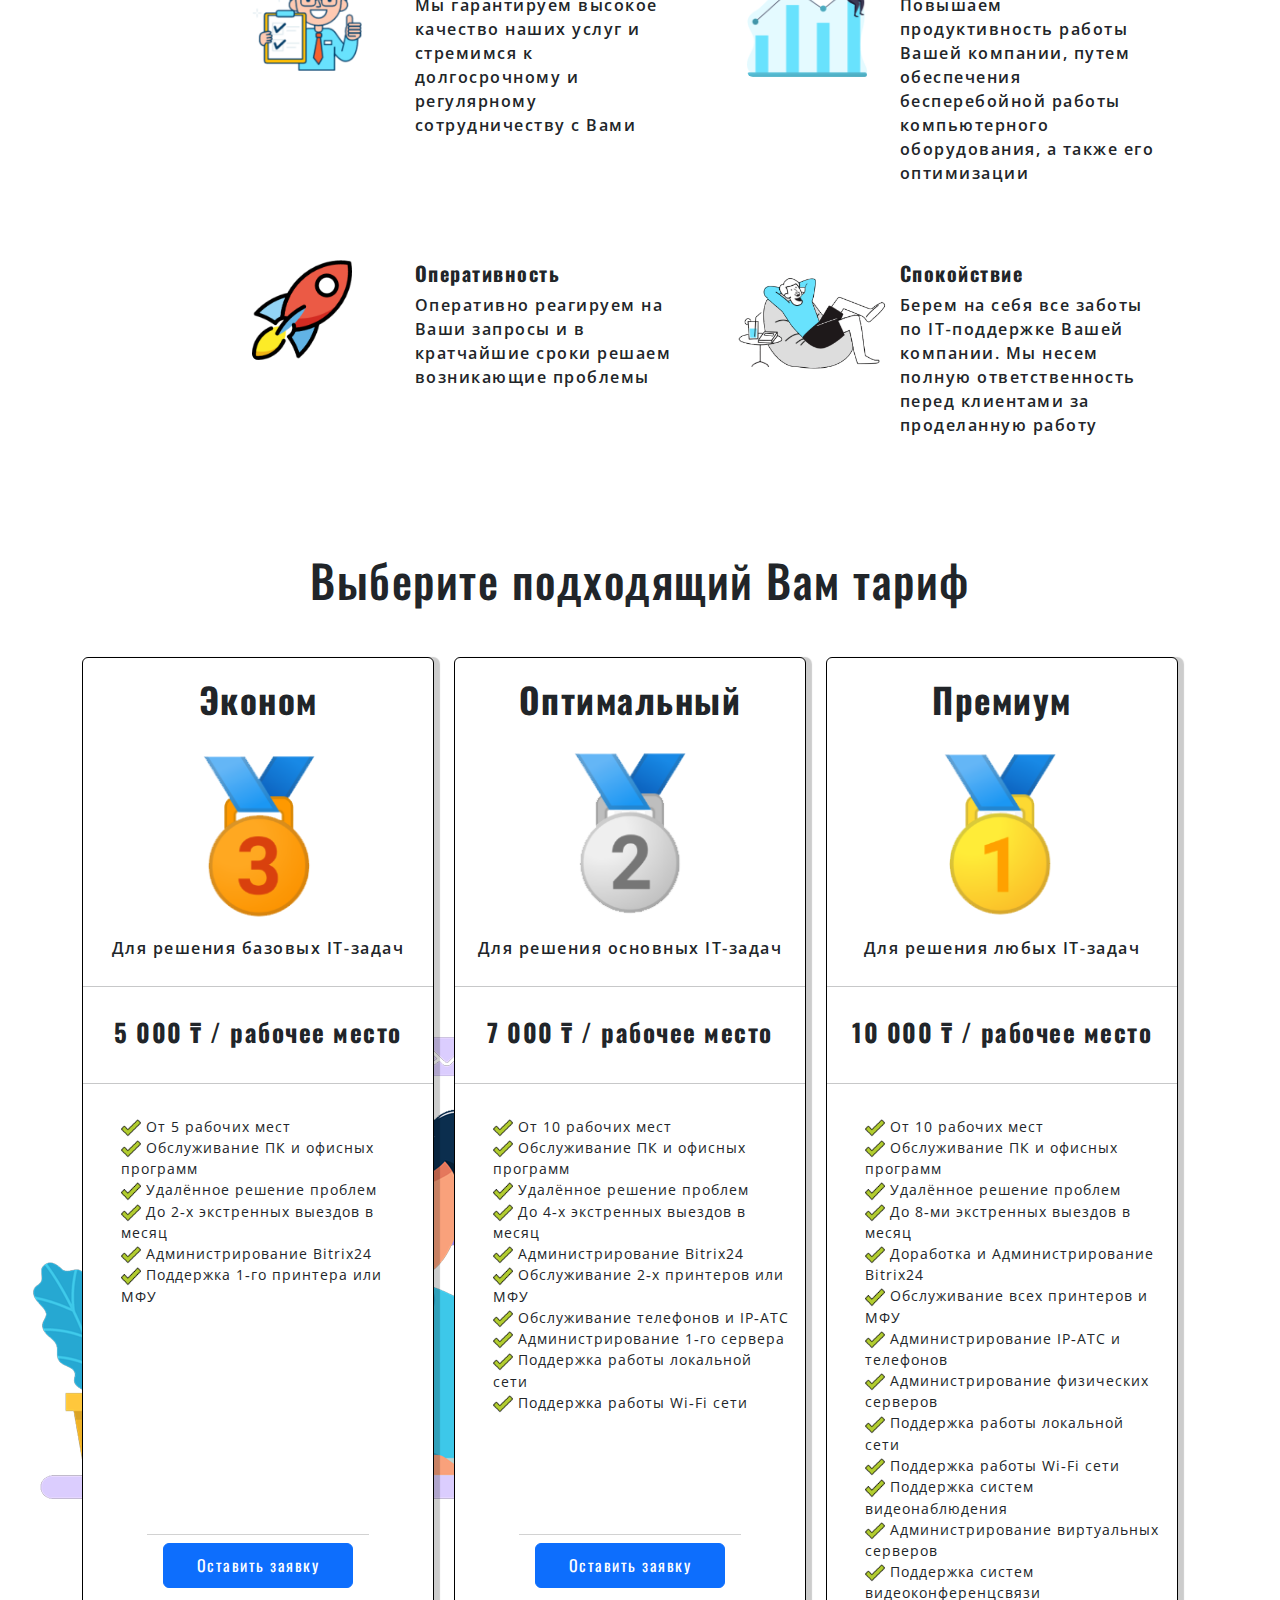
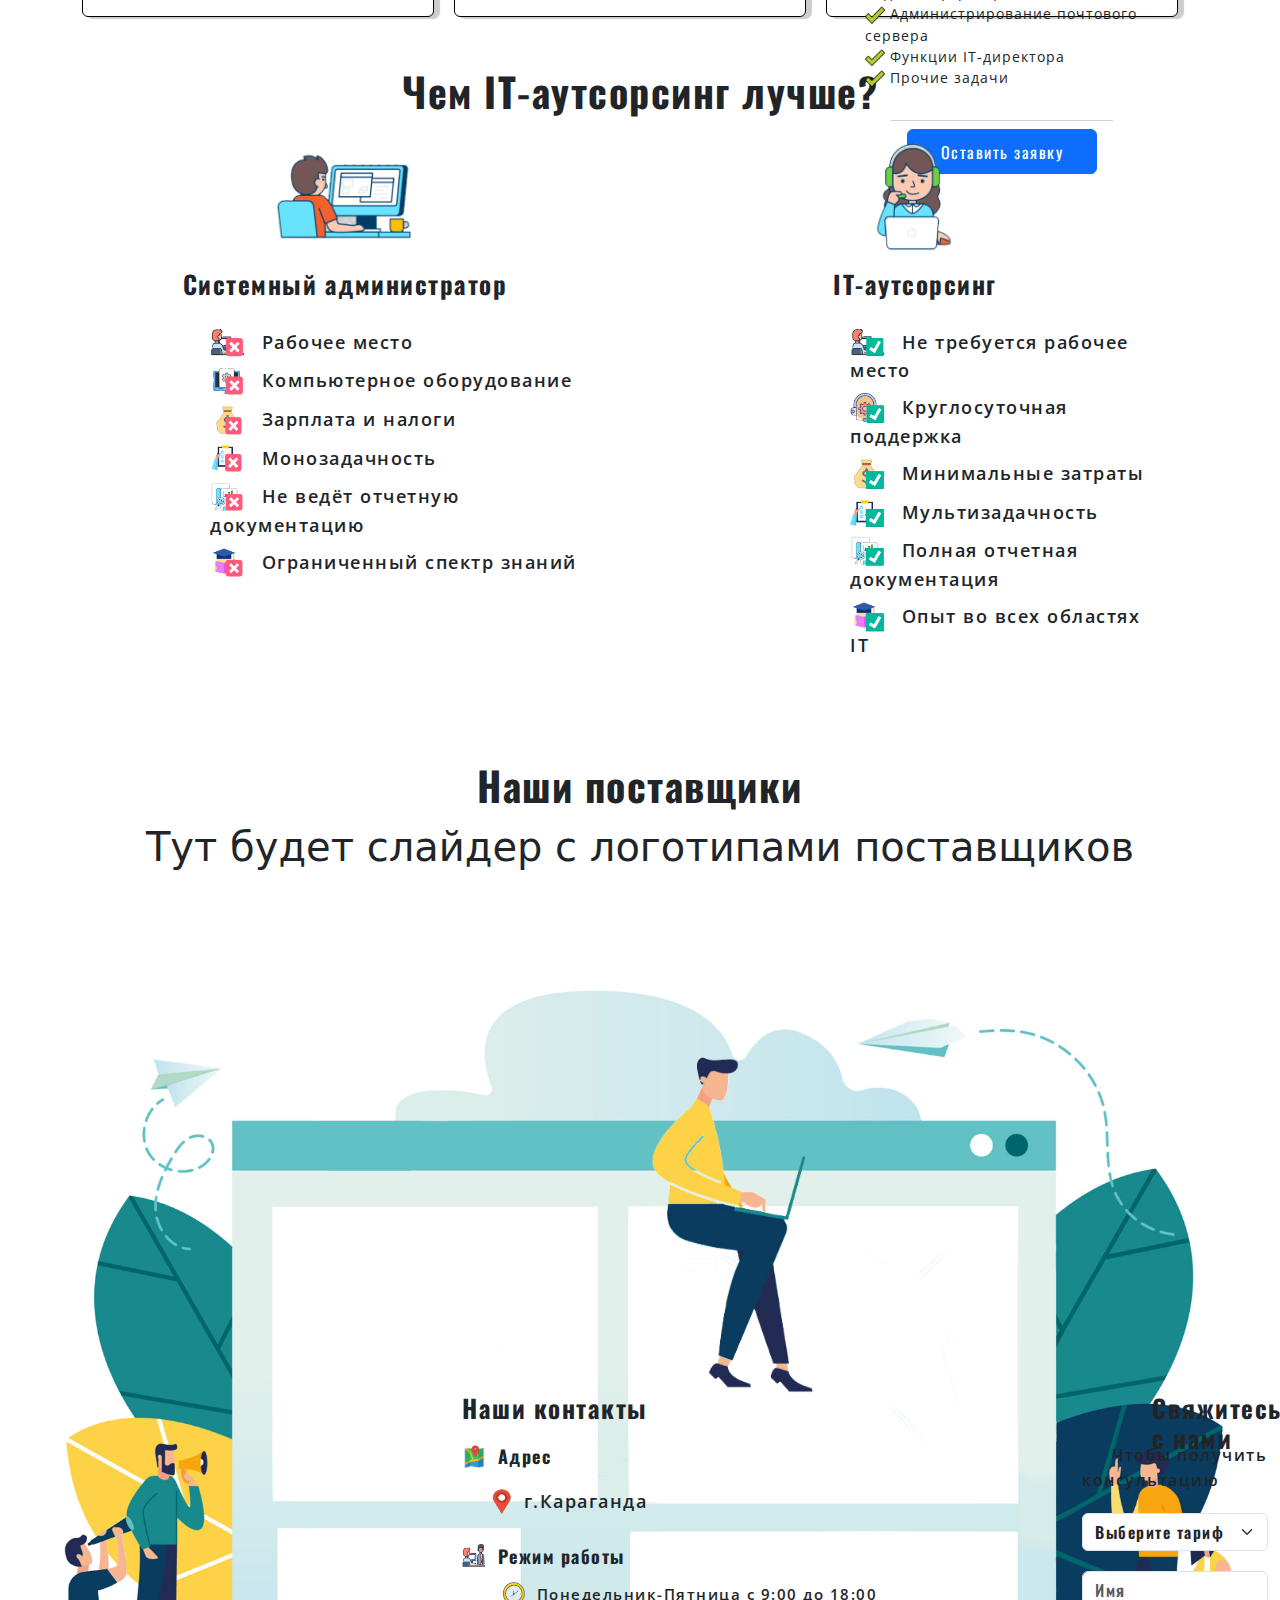
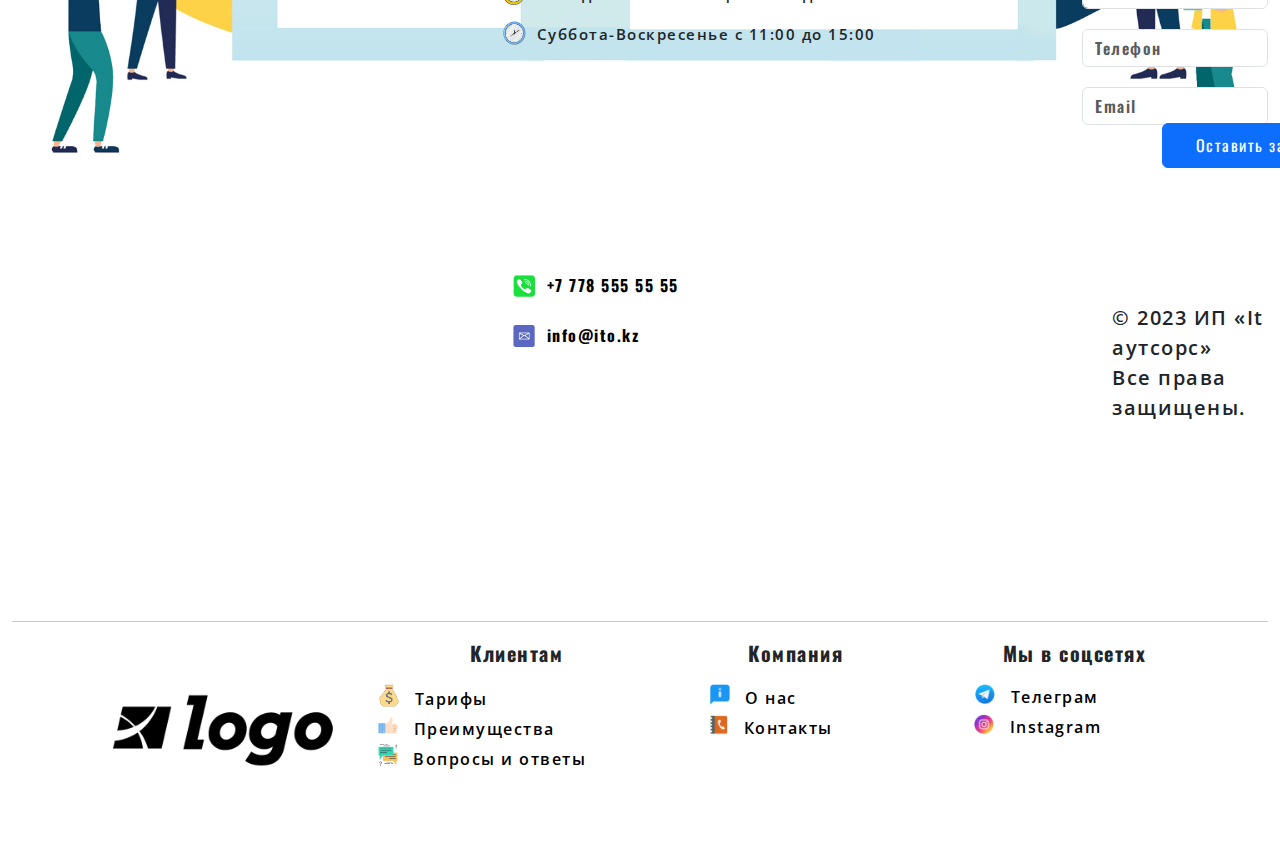
<file: ITO/index.html>
<!DOCTYPE html>
<html lang="Ru">

<head>
  <meta charset="UTF-8">
  <meta http-equiv="X-UA-Compatible" content="IE=edge">
  <meta name="viewport" content="width=device-width, initial-scale=1.0">
  <title>I.T.O.</title>
  <link rel="stylesheet" href="https://cdn.jsdelivr.net/npm/bootstrap@5.3.0-alpha1/dist/css/bootstrap.min.css">
  <link rel="stylesheet" href="css/normalize.css">
  <link rel="stylesheet" href="css/Style.css">
  <link rel="preconnect" href="https://fonts.googleapis.com">
  <link rel="preconnect" href="https://fonts.gstatic.com" crossorigin>
  <link href="https://fonts.googleapis.com/css2?family=Open+Sans:wght@300;400;500;600;700&family=Oswald:wght@300;400;500;700&display=swap" rel="stylesheet">
</head>

<body>
  <header class="header">
    <nav class="navbar navbar-expand-lg fixed-top">
      <div class="container">
        <a class="navbar-brand" href="index.html"><img src="img/logo.png" alt="logo" class="navbar-logo"></a>
        <button class="navbar-toggler" type="button" data-bs-toggle="collapse" data-bs-target="#navbarScroll"
          aria-controls="navbarScroll" aria-expanded="false" aria-label="Toggle navigation">
          <span class="navbar-toggler-icon"></span>
        </button>
        <div class="collapse navbar-collapse" id="navbarScroll">
          <ul class="navbar-nav me-auto my-2 my-lg-0 navbar-nav-scroll">
            <li class="nav-item">
              <a class="nav-link" href="#tarif">Тарифы</a>
            </li>
            <li class="nav-item dropdown">
              <a class="nav-link" href="#lider" role="button">
                Преимущества
              </a>
            </li>
            <li class="nav-item">
              <a href="#" class="nav-link">О компании</a>
            </li>
            <li class="nav-item">
              <a href="#contacts" class="nav-link">Контакты</a>
            </li>
            <!--<li class="nav-item">
              <a href="#" class="nav-link">Интернет-магазин</a>
            </li>-->
          </ul>
          <ul class="navbar-nav navbar-nav-link me-auto my-2 my-lg-0 navbar-nav-scroll mt-3"
            style="--bs-scroll-height: 100px;">
            <li class="nav-item">
              <a class="nav-link" aria-current="page" href="tel: +777855555555"><img src="img/Icon/phone.png" alt=""
                  class="contacts-time-img2"> +7 778 555 55 55</a>
            </li>
            <li class="nav-item">
              <a class="nav-link" href="mailto: info@ito.kz"> <img src="img/Icon/mail.png" alt=""
                  class="contacts-time-img2"> info@ito.kz</a>
            </li>
          </ul>

          <button type="button" class="btn btn-primary" data-bs-toggle="modal" data-bs-target="#staticBackdrop">
            Оставить заявку
          </button>
        </div>
      </div>
    </nav>

    <!-- Модальное окно -->
    <div class="modal fade" id="staticBackdrop" data-bs-backdrop="static" data-bs-keyboard="false" tabindex="-1"
      aria-labelledby="staticBackdropLabel" aria-hidden="true">
      <div class="modal-dialog modal-dialog-centered">
        <div class="modal-content">
          <div class="modal-header">
            <h5 class="modal-title" id="staticBackdropLabel">Оставить заявку</h5>

            <button type="button" class="btn-close" data-bs-dismiss="modal" aria-label="Закрыть"></button>
          </div>
          <div class="modal-body">
            <span class="modal-text mb-10">Чтобы получить консультацию по тарифу</span>
            <select class="form-select" aria-label="Default select example" Style="  font-family: 'Oswald', sans-serif;
            font-weight: 600;
            letter-spacing: 1.5px;">
              <option selected class="form-text">Выберите тариф</option>
              <option value="1" class="form-text">Эконом</option>
              <option value="2" class="form-text">Оптимальный</option>
              <option value="3" class="form-text">Премиум</option>
            </select>
            <form>
              <div class="mb-3">
                <input type="text" class="form-control" id="exampleFormControlInput1" required placeholder="Имя">
                <input type="tel" name="tel" class="form-control" id="exampleFormControlInput1" required
                  placeholder="Телефон">
                <input type="email" name="email" class="form-control" id="exampleFormControlInput1" required
                  placeholder="Email">
              </div>
            </form>
          </div>
          <div class="modal-footer">
            <button type="button" class="btn btn-primary">Оставить заявку</button>
          </div>
        </div>
      </div>
        <!-- Модальное окно -->
    </div>
  </header>
  <!-- /.header -->

  <section class="section">
    <img src="img/image/18907-1.png" alt="" class="section-img">
    <div class="container">
      <h1 class="section-title">IT‑аутсорсинг и <br> обслуживание офисов</h1>
      <ul>
        <li class="section-list"> <img src="img/Icon/yes.png" alt="" class="section-img-list"> Оперативное решение IT‑проблем</li>
        <li class="section-list"> <img src="img/Icon/yes.png" alt="" class="section-img-list"> Разовое и регулярное обслуживание техники</li>
        <li class="section-list"> <img src="img/Icon/yes.png" alt="" class="section-img-list"> Выезд и удалённое обслуживание</li>
        <li class="section-list"> <img src="img/Icon/yes.png" alt="" class="section-img-list"> Подходит для малых и средних компаний</li>
      </ul>
      <button class="btn btn-primary btn-primary-safe" data-bs-toggle="modal" href="#exampleModalToggle" role="button">
        Рассчитать стоймость
      </button>
      <button type="button" class="btn btn-outline-primary btn-primary-safe"><a class="best-btn" href="#best">Узнать больше о It-аутсорсинге</a></button>

      <div class="row row-cols-1 row-cols-md-2 g-4">
        <div class="col-xl-3">
          <div class="card" style="max-width: 320px;">
            <div class="row g-0">
              <div class="col-md-4">
                <img src="img/Icon/rocket.255x256.png" class="img-fluid rounded-start" alt="...">
              </div>
              <div class="col-md-8">
                <div class="card-body">
                  <h5 class="card-title">Оперативность</h5>
                  <p class="card-text">Оперативно решаем задачи и проблемы</p>
                </div>
              </div>
            </div>
          </div>
        </div>
        <div class="col">
          <div class="card" style="max-width: 320px;">
            <div class="row g-0">
              <div class="col-md-4">
                <img src="img/Icon/medal-gold-winner-2.247x256.png" class="img-fluid rounded-start" alt="...">
              </div>
              <div class="col-md-8">
                <div class="card-body">
                  <h5 class="card-title">Актуальность</h5>
                  <p class="card-text">Используем лидирующие решения IT‑обслуживания</p>
                </div>
              </div>
            </div>
          </div>
        </div>
        <div class="col">
          <div class="card card-three" style="max-width: 320px;">
            <div class="row g-0">
              <div class="col-md-4">
                <img src="img/Icon/pound-coin.256x245.png" class="img-fluid rounded-start" alt="...">
              </div>
              <div class="col-md-8">
                <div class="card-body">
                  <h5 class="card-title">Цена и качество</h5>
                  <p class="card-text">Цена и качество Вы экономите на оборудовании и услугах</p>
                </div>
              </div>
            </div>
          </div>
        </div>
        <div class="col card-four">
          <div class="card" style="max-width: 320px;">
            <div class="row g-0">
              <div class="col-md-4">
                <img src="img/Icon/professional-employee.256x256.png" class="img-fluid rounded-start" alt="...">
              </div>
              <div class="col-md-8">
                <div class="card-body">
                  <h5 class="card-title">Профессионализм</h5>
                  <p class="card-text">Мы решам широкий спектр вопросов</p>
                </div>
              </div>
            </div>
          </div>
        </div>
      </div>
  </section>
  <!-- /.section -->


  <!--Модельное окно для рассчета-->

  <div class="modal fade" id="exampleModalToggle" aria-hidden="true" aria-labelledby="exampleModalToggleLabel" tabindex="-1">
    <div class="modal-dialog modal-dialog-centered">
      <div class="modal-content modal-content-calc">
        <div class="modal-header">
          <h1 class="modal-title fs-5 modal-title-calc" id="exampleModalToggleLabel">Калькулятор стоимости IT‑аутсорсинга</h1>
          <button type="button" class="btn-close" data-bs-dismiss="modal" aria-label="Close"></button>
        </div>
        <div class="modal-body modal-body-calc">
          <img src="img/Icon/computer.png" alt="" class="modal-calc-img">
        </div>
        <div class="modal-body modal-body-calc">
          Укажите количество компьютеров и серверов в Вашей компании
        </div>
        <div class="modal-body modal-body-calc1">
          При выборе количества компьютеров к «компьютерам» Вы так же можете отнести ноутбуки, моноблоки и мини ПК, используемые Вами в компании
        </div>
        <div class="modal-body modal-body-calc">
          <input type="number" class="form-control form-control-calc2" id="exampleFormControlInput1" placeholder="Компьютеры:" style="margin-bottom: 20px;">  
          <input type="number" class="form-control form-control-calc3" id="exampleFormControlInput1" placeholder="Серверы:" style="margin-bottom: 20px;">  
        </div>
        <div class="modal-footer">
          <button class="btn btn-primary" data-bs-target="#exampleModalToggle2" data-bs-toggle="modal">Далее</button>
        </div>
      </div>
    </div>
  </div>
  <div class="modal fade" id="exampleModalToggle2" aria-hidden="true" aria-labelledby="exampleModalToggleLabel2" tabindex="-1">
    <div class="modal-dialog modal-dialog-centered">
      <div class="modal-content">
        <div class="modal-header">
          <h1 class="modal-title fs-5 modal-title-calc" id="exampleModalToggleLabel2">Калькулятор стоимости IT‑аутсорсинга</h1>
          <button type="button" class="btn-close" data-bs-dismiss="modal" aria-label="Close"></button>
        </div>
        <div class="modal-body modal-body-calc">
          <img src="img/Icon/print.png" alt="" class="modal-calc-img">
        </div>
        <div class="modal-body modal-body-calc">
          Укажите количество используемых принтеров/МФУ форматов А3, А4
        </div>
        <div class="modal-body modal-body-calc">
          <input type="number" class="form-control form-control-calc2" id="exampleFormControlInput1" placeholder="Принтеры/МФУ А4:" style="margin-bottom: 20px;">  
          <input type="number" class="form-control form-control-calc3" id="exampleFormControlInput1" placeholder="Принтеры/МФУ А3:" style="margin-bottom: 20px;">  
        </div>
        <div class="modal-footer">
          <button class="btn btn-secondary" data-bs-target="#exampleModalToggle" data-bs-toggle="modal">Назад</button>
          <button class="btn btn-primary" data-bs-target="#exampleModalToggle3" data-bs-toggle="modal">Далее</button>
        </div>
      </div>
    </div>
  </div>
  <div class="modal fade" id="exampleModalToggle3" aria-hidden="true" aria-labelledby="exampleModalToggleLabel2" tabindex="-1">
    <div class="modal-dialog modal-dialog-centered">
      <div class="modal-content">
        <div class="modal-header">
          <h1 class="modal-title fs-5 modal-title-calc" id="exampleModalToggleLabel2">Калькулятор стоимости IT‑аутсорсинга</h1>
          <button type="button" class="btn-close" data-bs-dismiss="modal" aria-label="Close"></button>
        </div>
        <div class="modal-body modal-body-calc">
          <img src="img/Icon/servic.png" alt="" class="modal-calc-img">
        </div>
        <div class="modal-body modal-body-calc">
          Укажите дополнительные сервисы, используемые в Вашей ИТ‑инфраструктуре
        </div>
        <div class="modal-body modal-body-calc3">
          <div class="form-check">
            <input class="form-check-input" type="checkbox" value="" id="flexCheckDefault">
            <label class="form-check-label" for="flexCheckDefault">
              Аналоговая телефония
            </label>
          </div>
          <div class="form-check">
            <input class="form-check-input" type="checkbox" value="" id="flexCheckChecked">
            <label class="form-check-label" for="flexCheckChecked">
              IP-телефония
            </label>
          </div>
          <div class="form-check">
            <input class="form-check-input" type="checkbox" value="" id="flexCheckChecked">
            <label class="form-check-label" for="flexCheckChecked">
              Видеонаблюдение
            </label>
          </div>
          <div class="form-check">
            <input class="form-check-input" type="checkbox" value="" id="flexCheckChecked">
            <label class="form-check-label" for="flexCheckChecked">
              Wi-Fi
            </label>
          </div>
        </div>
        <div class="modal-footer">
          <button class="btn btn-secondary" data-bs-target="#exampleModalToggle2" data-bs-toggle="modal">Назад</button>
          <button class="btn btn-primary" data-bs-target="#exampleModalToggle4" data-bs-toggle="modal">Далее</button>
        </div>
      </div>
    </div>
  </div>
  <div class="modal fade" id="exampleModalToggle4" aria-hidden="true" aria-labelledby="exampleModalToggleLabel" tabindex="-1">
    <div class="modal-dialog modal-dialog-centered">
      <div class="modal-content modal-content-calc">
        <div class="modal-header">
          <h1 class="modal-title fs-5 modal-title-calc" id="exampleModalToggleLabel">Калькулятор стоимости IT‑аутсорсинга</h1>
          <button type="button" class="btn-close" data-bs-dismiss="modal" aria-label="Close"></button>
        </div>
        <div class="modal-body modal-body-calc">
          <img src="img/Icon/like.png" alt="" class="modal-calc-img">
        </div>
        <div class="modal-body modal-body-calc">
          Введите Ваши данные для коммерческого предложения
        </div>
        <div class="modal-body modal-body-calc1">
          Предложение будет отправлено на Вашу почту
        </div>
        <div class="modal-body modal-body-calc">
          <input type="text" class="form-control" id="exampleFormControlInput1" required placeholder="Имя">
          <input type="text" class="form-control" id="exampleFormControlInput1" required placeholder="Компания">
                <input type="tel" name="tel" class="form-control" id="exampleFormControlInput1" required
                  placeholder="Телефон">
                <input type="email" name="email" class="form-control" id="exampleFormControlInput1" required
                  placeholder="Email">
        </div>
        <div class="modal-footer">
          <button class="btn btn-secondary" data-bs-target="#exampleModalToggle3" data-bs-toggle="modal">Назад</button>
          <button type="button" class="btn btn-primary">Оставить заявку</button>
        </div>
      </div>
    </div>
  </div>
<!--Модельное окно для рассчета-->


  <section class="lider" id="lider">
    <div class="container">
      <h1 class="lider-title">Почему выбирают нас</h1>
      <p class="lider-text">Мы предоставляем лучший IT‑сервис в городах Казахстана</p>

      <!--card-->
      <div class="cards-lider">
        <div class="row row-cols-1 row-cols-md-2 g-4">
          <div class="col">
            <div class="card cards" style="max-width: 450px;">
              <div class="row g-0">
                <div class="col-md-4">
                  <img src="img/Icon/Untitled-1.png" class="img-fluid-card rounded-start" alt="...">
                </div>
                <div class="col-md-8">
                  <div class="card-body">
                    <h5 class="card-title">Профессионализм</h5>
                    <p class="card-text">Мы решам широкий спектр вопросов, от настройки оборудования, до проведения
                      ремонтных мероприятий</p>
                  </div>
                </div>
              </div>
            </div>
          </div>
          <div class="col">
            <div class="card" style="max-width: 450px;">
              <div class="row g-0">
                <div class="col-md-4">
                  <img src="img/Icon/Untitled-2.png" class="img-fluid-card rounded-start" alt="...">
                </div>
                <div class="col-md-8">
                  <div class="card-body">
                    <h5 class="card-title">Экономичность</h5>
                    <p class="card-text">Снижаем Ваши затраты на содержание штата техподдержки, приобретение техники и
                      программного обеспечения</p>
                  </div>
                </div>
              </div>
            </div>
          </div>
          <div class="col cards">
            <div class="card" style="max-width: 450px;">
              <div class="row g-0">
                <div class="col-md-4">
                  <img src="img/Icon/quality-check.252x256.png" class="img-fluid-card1 rounded-start" alt="...">
                </div>
                <div class="col-md-8">
                  <div class="card-body">
                    <h5 class="card-title">Качество</h5>
                    <p class="card-text">Мы гарантируем высокое качество наших услуг и стремимся к долгосрочному и
                      регулярному сотрудничеству с Вами</p>
                  </div>
                </div>
              </div>
            </div>
          </div>
          <div class="col">
            <div class="card" style="max-width: 450px;">
              <div class="row g-0">
                <div class="col-md-4">
                  <img src="img/Icon/graphic-chart.256x218.png" class="img-fluid-card2 rounded-start" alt="...">
                </div>
                <div class="col-md-8">
                  <div class="card-body">
                    <h5 class="card-title">Продуктивность</h5>
                    <p class="card-text">Повышаем продуктивность работы Вашей компании, путем обеспечения бесперебойной
                      работы компьютерного оборудования, а также его оптимизации</p>
                  </div>
                </div>
              </div>
            </div>
          </div>
          <div class="col">
            <div class="card cards" style="max-width: 450px;">
              <div class="row g-0">
                <div class="col-md-4">
                  <img src="img/Icon/rocket.255x256.png" class="img-fluid-card3 rounded-start" alt="...">
                </div>
                <div class="col-md-8">
                  <div class="card-body">
                    <h5 class="card-title">Оперативность</h5>
                    <p class="card-text">Оперативно реагируем на Ваши запросы и в кратчайшие сроки решаем возникающие
                      проблемы</p>
                  </div>
                </div>
              </div>
            </div>
          </div>
          <div class="col">
            <div class="card" style="max-width: 450px;">
              <div class="row g-0">
                <div class="col-md-4">
                  <img src="img/Icon/Untitled-3.png" class="img-fluid-card4 rounded-start" alt="...">
                </div>
                <div class="col-md-8">
                  <div class="card-body">
                    <h5 class="card-title">Спокойствие</h5>
                    <p class="card-text">Берем на себя все заботы по IT‑поддержке Вашей компании. Мы несем полную
                      ответственность перед клиентами за проделанную работу</p>
                  </div>
                </div>
              </div>
            </div>
          </div>
        </div>
      </div>
    </div>
    <!-- /.container -->
  </section>
  <!-- /.lider -->

  <section class="tarif" id="tarif">
    <div class="container">
      <h2 class="tarif-title">
        Выберите подходящий Вам тариф
      </h2>
      <!-- /.tarif-title -->
      <div class="row">
        <div class="card-group">
          <div class="col-xl-4">
            <div class="card card-price-group">
              <h5 class="card-title-price">Эконом</h5>
              <img src="img/Icon/3.png" class="card-img-top" alt="...">
              <p class="card-subtitle">Для решения базовых IT‑задач</p>
              <hr>
              <p class="card-price">5 000 ₸ / рабочее место</p>
              <hr>
              <div class="card-body">
                <ul>
                  <li class="card-list"> <img src="img/Icon/yes.png" alt="" class="price-img"> От 5 рабочих мест</li>
                  <li class="card-list"> <img src="img/Icon/yes.png" alt="" class="price-img"> Обслуживание ПК и офисных программ</li>
                  <li class="card-list"> <img src="img/Icon/yes.png" alt="" class="price-img"> Удалённое решение проблем</li>
                  <li class="card-list"> <img src="img/Icon/yes.png" alt="" class="price-img"> До 2‑х экстренных выездов в месяц</li>
                  <li class="card-list"> <img src="img/Icon/yes.png" alt="" class="price-img"> Администрирование Bitrix24</li>
                  <li class="card-list"> <img src="img/Icon/yes.png" alt="" class="price-img"> Поддержка 1‑го принтера или МФУ</li>
                </ul>
              </div>
              <div class="card-footer">
                <button type="button" class="btn btn-primary btn-primary-card" data-bs-toggle="modal"
                  data-bs-target="#staticBackdrop">
                  Оставить заявку
                </button>
              </div>
            </div>
          </div>
          <div class="col-xl-4">
            <div class="card card-price-group">
              <h5 class="card-title-price">Оптимальный</h5>
              <img src="img/Icon/2.png" class="card-img-top" alt="...">
              <p class="card-subtitle">Для решения основных IT‑задач</p>
              <hr>
              <p class="card-price">7 000 ₸ / рабочее место</p>
              <hr>
              <div class="card-body">
                <ul>
                  <li class="card-list"> <img src="img/Icon/yes.png" alt="" class="price-img"> От 10 рабочих мест</li>
                  <li class="card-list"> <img src="img/Icon/yes.png" alt="" class="price-img"> Обслуживание ПК и офисных программ</li>
                  <li class="card-list"> <img src="img/Icon/yes.png" alt="" class="price-img"> Удалённое решение проблем</li>
                  <li class="card-list"> <img src="img/Icon/yes.png" alt="" class="price-img"> До 4‑х экстренных выездов в месяц</li>
                  <li class="card-list"> <img src="img/Icon/yes.png" alt="" class="price-img"> Администрирование Bitrix24</li>
                  <li class="card-list"> <img src="img/Icon/yes.png" alt="" class="price-img"> Обслуживание 2‑х принтеров или МФУ</li>
                  <li class="card-list"> <img src="img/Icon/yes.png" alt="" class="price-img"> Обслуживание телефонов и IP‑АТС</li>
                  <li class="card-list"> <img src="img/Icon/yes.png" alt="" class="price-img"> Администрирование 1‑го сервера</li>
                  <li class="card-list"> <img src="img/Icon/yes.png" alt="" class="price-img"> Поддержка работы локальной сети</li>
                  <li class="card-list"> <img src="img/Icon/yes.png" alt="" class="price-img"> Поддержка работы Wi‑Fi сети</li>
                </ul>
              </div>
              <div class="card-footer">
                <button type="button" class="btn btn-primary btn-primary-card" data-bs-toggle="modal"
                  data-bs-target="#staticBackdrop">
                  Оставить заявку
                </button>
              </div>
            </div>
          </div>
          <div class="col-xl-4">
            <div class="card card-price-group">
              <h5 class="card-title-price">Премиум</h5>
              <img src="img/Icon/1.png" class="card-img-top" alt="...">
              <p class="card-subtitle">Для решения любых IT‑задач</p>
              <hr>
              <p class="card-price">10 000 ₸ / рабочее место</p>
              <hr>
              <div class="card-body">
                <ul>
                  <li class="card-list"> <img src="img/Icon/yes.png" alt="" class="price-img"> От 10 рабочих мест</li>
                  <li class="card-list"> <img src="img/Icon/yes.png" alt="" class="price-img"> Обслуживание ПК и офисных программ</li>
                  <li class="card-list"> <img src="img/Icon/yes.png" alt="" class="price-img"> Удалённое решение проблем</li>
                  <li class="card-list"> <img src="img/Icon/yes.png" alt="" class="price-img"> До 8‑ми экстренных выездов в месяц</li>
                  <li class="card-list"> <img src="img/Icon/yes.png" alt="" class="price-img"> Доработка и Администрирование Bitrix24</li>
                  <li class="card-list"> <img src="img/Icon/yes.png" alt="" class="price-img"> Обслуживание всех принтеров и МФУ</li>
                  <li class="card-list"> <img src="img/Icon/yes.png" alt="" class="price-img"> Администрирование IP‑АТС и телефонов</li>
                  <li class="card-list"> <img src="img/Icon/yes.png" alt="" class="price-img"> Администрирование физических серверов</li>
                  <li class="card-list"> <img src="img/Icon/yes.png" alt="" class="price-img"> Поддержка работы локальной сети</li>
                  <li class="card-list"> <img src="img/Icon/yes.png" alt="" class="price-img"> Поддержка работы Wi‑Fi сети</li>
                  <li class="card-list"> <img src="img/Icon/yes.png" alt="" class="price-img"> Поддержка систем видеонаблюдения</li>
                  <li class="card-list"> <img src="img/Icon/yes.png" alt="" class="price-img"> Администрирование виртуальных серверов</li>
                  <li class="card-list"> <img src="img/Icon/yes.png" alt="" class="price-img"> Поддержка систем видеоконференцсвязи</li>
                  <li class="card-list"> <img src="img/Icon/yes.png" alt="" class="price-img"> Администрирование почтового сервера</li>
                  <li class="card-list"> <img src="img/Icon/yes.png" alt="" class="price-img"> Функции IT‑директора</li>
                  <li class="card-list"> <img src="img/Icon/yes.png" alt="" class="price-img"> Прочие задачи</li>
                </ul>
              </div>
              <div class="card-footer">
                <button type="button" class="btn btn-primary btn-primary-card" data-bs-toggle="modal"
                  data-bs-target="#staticBackdrop">
                  Оставить заявку
                </button>
              </div>
            </div>
          </div>
        </div>
      </div>
    </div>
    </div>
    <!-- /.container -->
  </section>
  <!-- /.traif -->

  <section class="best" id="best">
    <div class="container">
      <h3 class="best-title">Чем IT‑аутсорсинг лучше?</h3>
      <div class="row row-cols-1 row-cols-md-3 g-4">
        <div class="col-xl-6">
          <div class="card card-best">
            <img src="img/Icon/admin.png" class="card-img-top" alt="...">
            <div class="card-body">
              <h5 class="card-title-best">Системный администратор</h5>
              <ul>
                <li class="best-list"> <img src="img/Icon/work.png" alt="" class="best-list-img"> Рабочее место</li>
                <li class="best-list"> <img src="img/Icon/pclist.png" alt="" class="best-list-img"> Компьютерное
                  оборудование</li>
                <li class="best-list"> <img src="img/Icon/money.png" alt="" class="best-list-img"> Зарплата и налоги
                </li>
                <li class="best-list"> <img src="img/Icon/task.png" alt="" class="best-list-img"> Монозадачность</li>
                <li class="best-list"> <img src="img/Icon/report.png" alt="" class="best-list-img"> Не ведёт отчетную
                  документацию</li>
                <li class="best-list"> <img src="img/Icon/book.png" alt="" class="best-list-img"> Ограниченный спектр
                  знаний</li>
              </ul>
            </div>
          </div>
        </div>
        <div class="col-xl-6">
          <div class="card card-best">
            <img src="img/Icon/PC.png" class="card-img-top" alt="...">
            <div class="card-body">
              <h5 class="card-title-best">IT‑аутсорсинг</h5>
              <ul>
                <li class="best-list1"> <img src="img/Icon/work1.png" alt="" class="best-list-img"> Не требуется
                  рабочее место</li>
                <li class="best-list1"> <img src="img/Icon/help.png" alt="" class="best-list-img"> Круглосуточная
                  поддержка</li>
                <li class="best-list1"> <img src="img/Icon/money1.png" alt="" class="best-list-img"> Минимальные
                  затраты</li>
                <li class="best-list1"> <img src="img/Icon/task1.png" alt="" class="best-list-img"> Мультизадачность
                </li>
                <li class="best-list1"> <img src="img/Icon/report1.png" alt="" class="best-list-img"> Полная отчетная
                  документация</li>
                <li class="best-list1"> <img src="img/Icon/book1.png" alt="" class="best-list-img"> Опыт во всех
                  областях IT</li>
              </ul>
            </div>
          </div>
        </div>
      </div>
    </div>
    </div>
    <!-- /.container -->
  </section>
  <!-- /.best -->

  <section class="suppliers">
    <div class="container">
      <h3 class="title-suppliers">Наши поставщики</h3>
      <p class="subtitile-suppliers">Тут будет слайдер с логотипами поставщиков</p>
    </div>
    <!-- /.container -->
  </section>
  <!-- /.suppliers -->

  <section class="contacts" id="contacts">
    <div class="container-fluid">
      <div class="wrapper">
        <img src="img/footer/people1.png" alt="" class="contacts-front">
        <img src="img/footer/people2.png" alt="" class="contacts-back">
        <div class="container contacts-container">
          <h5 class="contacts-title">Наши контакты</h5>
          <p class="contacts-address"> <img src="img/Icon/map.png" alt="" class="contacts-time-img"> Адрес</p>
          <p class="contacts-address-ul"> <img src="img/Icon/city.png" alt="" class="contacts-time-img1"> г.Караганда
          </p>
          <ul>
            <li class="contacts-time-date1"> <img src="img/Icon/worktime.png" alt="" class="contacts-time-img"> Режим
              работы</li>
            <li class="contacts-time-date2"> <img src="img/Icon/gold-time.png" alt="" class="contacts-time-img">
              Понедельник-Пятница с 9:00 до 18:00</li>
            <li class="contacts-time-date3"> <img src="img/Icon/silver-time.png" alt="" class="contacts-time-img">
              Суббота-Воскресенье с 11:00 до 15:00</li>
          </ul>

          <ul class="contacts-nav">
            <li class="contacts-item">
              <a class="contacts-link1" aria-current="page" href="tel: +777855555555"> <img src="img/Icon/phone.png"
                  alt="" class="contacts-time-img2"> +7 778 555 55 55</a>
            </li>
            <li class="contacts-item">
              <a class="contacts-link2" href="mailto: info@ito.kz"> <img src="img/Icon/mail.png" alt=""
                  class="contacts-time-img2"> info@ito.kz</a>
            </li>
          </ul>

          <div class="contacts-form">
            <h5 class="contacts-title2">Свяжитесь с нами</h5>
            <div class="contacts-body">
              <span class="contacts-subtitle">Чтобы получить консультацию</span>
              <select class="form-select" aria-label="Default select example" Style="  font-family: 'Oswald', sans-serif;
              font-weight: 600;
              letter-spacing: 1.5px;">
                <option selected class="form-text">Выберите тариф</option>
                <option value="1" class="form-text">Эконом</option>
                <option value="2" class="form-text">Оптимальный</option>
                <option value="3" class="form-text">Премиум</option>
              </select>
              <form>
                <div class="mb-3">
                  <input type="text" class="form-control" id="exampleFormControlInput1" required placeholder="Имя">
                  <input type="tel" name="tel" class="form-control" id="exampleFormControlInput1" required
                    placeholder="Телефон">
                  <input type="email" name="email" class="form-control" id="exampleFormControlInput1" required
                    placeholder="Email">
                </div>
              </form>
            </div>
            <div class="contacts-footer">
              <button type="button" class="btn btn-primary">Оставить заявку</button>
            </div>
            <p class="contacts-info">© 2023 ИП «It аутсорс» <br> Все права защищены. </p>
          </div>
        </div>
      </div>
    </div>
    <!-- /.container -->
  </section>
  <!-- /.contacts -->

  <footer class="footer">
    <div class="container-fluid">
      <hr>
      <div class="container">
        <div class="container text-center">
          <div class="row row-cols-4">
            <div class="col">
              <img src="img/logo.png" class="footer-logo" alt="">
            </div>
            <div class="col">
              <ul class="footer-nav">
                <p class="footer-nav-title">Клиентам</p>
                <li class="footer-nav-item">
                  <a class="footer-nav-link" href="#tarif"> <img src="img/Icon/moneyfooter.png" alt=""
                      class="footer-img"> Тарифы</a>
                </li>
                <li class="footer-nav-item">
                  <a class="footer-nav-link" href="#lider" role="button">
                    <img src="img/Icon/like.png" alt="" class="footer-img" style="margin-left: 50px;"> Преимущества
                  </a>
                </li>
                <!--<li class="footer-nav-item">
                  <a href="#" class="footer-nav-link"> <img src="img/Icon/shop.png" alt="" class="footer-img"
                      style="margin-left: 75px;"> Интернет-магазин</a>
                </li>-->
                <li class="footer-nav-item">
                  <a href="#" class="footer-nav-link"><img src="img/Icon/FAQ.png" alt="" class="footer-img"
                      style="margin-left: 81px;"> Вопросы и ответы</a>
                </li>
              </ul>
            </div>
            <div class="col">
              <ul class="footer-nav">
                <p class="footer-nav-title">Компания</p>
                <li class="footer-nav-item">
                  <a href="#" class="footer-nav-link"><img src="img/Icon/about.png" alt="" class="footer-img"
                      style="margin-left: 65px;"> О нас</a>
                </li>
                <li class="footer-nav-item">
                  <a href="#contacts" class="footer-nav-link"> <img src="img/Icon/contacts.png" alt=""
                      class="footer-img" style="margin-left: 100px;"> Контакты</a>
                </li>
              </ul>
            </div>
            <div class="col">
              <ul class="footer-nav">
                <p class="footer-nav-title">Мы в соцсетях</p>
                <li class="footer-nav-item">
                  <a class="footer-nav-link" href="#tarif"> <img src="img/Icon/telegram.png" alt=""
                      class="footer-img" style="margin-left: 75px;"> Телеграм</a>
                </li>
                <li class="footer-nav-item">
                  <a class="footer-nav-link" href="#lider" role="button">
                    <img src="img/Icon/instagram.png" alt="" class="footer-img" style="margin-left: 76px;"> Instagram
                  </a>
                </li>
              </ul>
            </div>
          </div>
        </div>
      </div>
      <!-- /.container-fluid -->
  </footer>
  <!-- /.footer -->

</body>
<script src="https://cdn.jsdelivr.net/npm/bootstrap@5.3.0-alpha1/dist/js/bootstrap.bundle.min.js"
  integrity="sha384-w76AqPfDkMBDXo30jS1Sgez6pr3x5MlQ1ZAGC+nuZB+EYdgRZgiwxhTBTkF7CXvN" crossorigin="anonymous"></script>
<script src="https://cdn.jsdelivr.net/npm/swiper@8/swiper-bundle.min.js"></script>
<script src="js/main.js"></script>

</html>
</file>
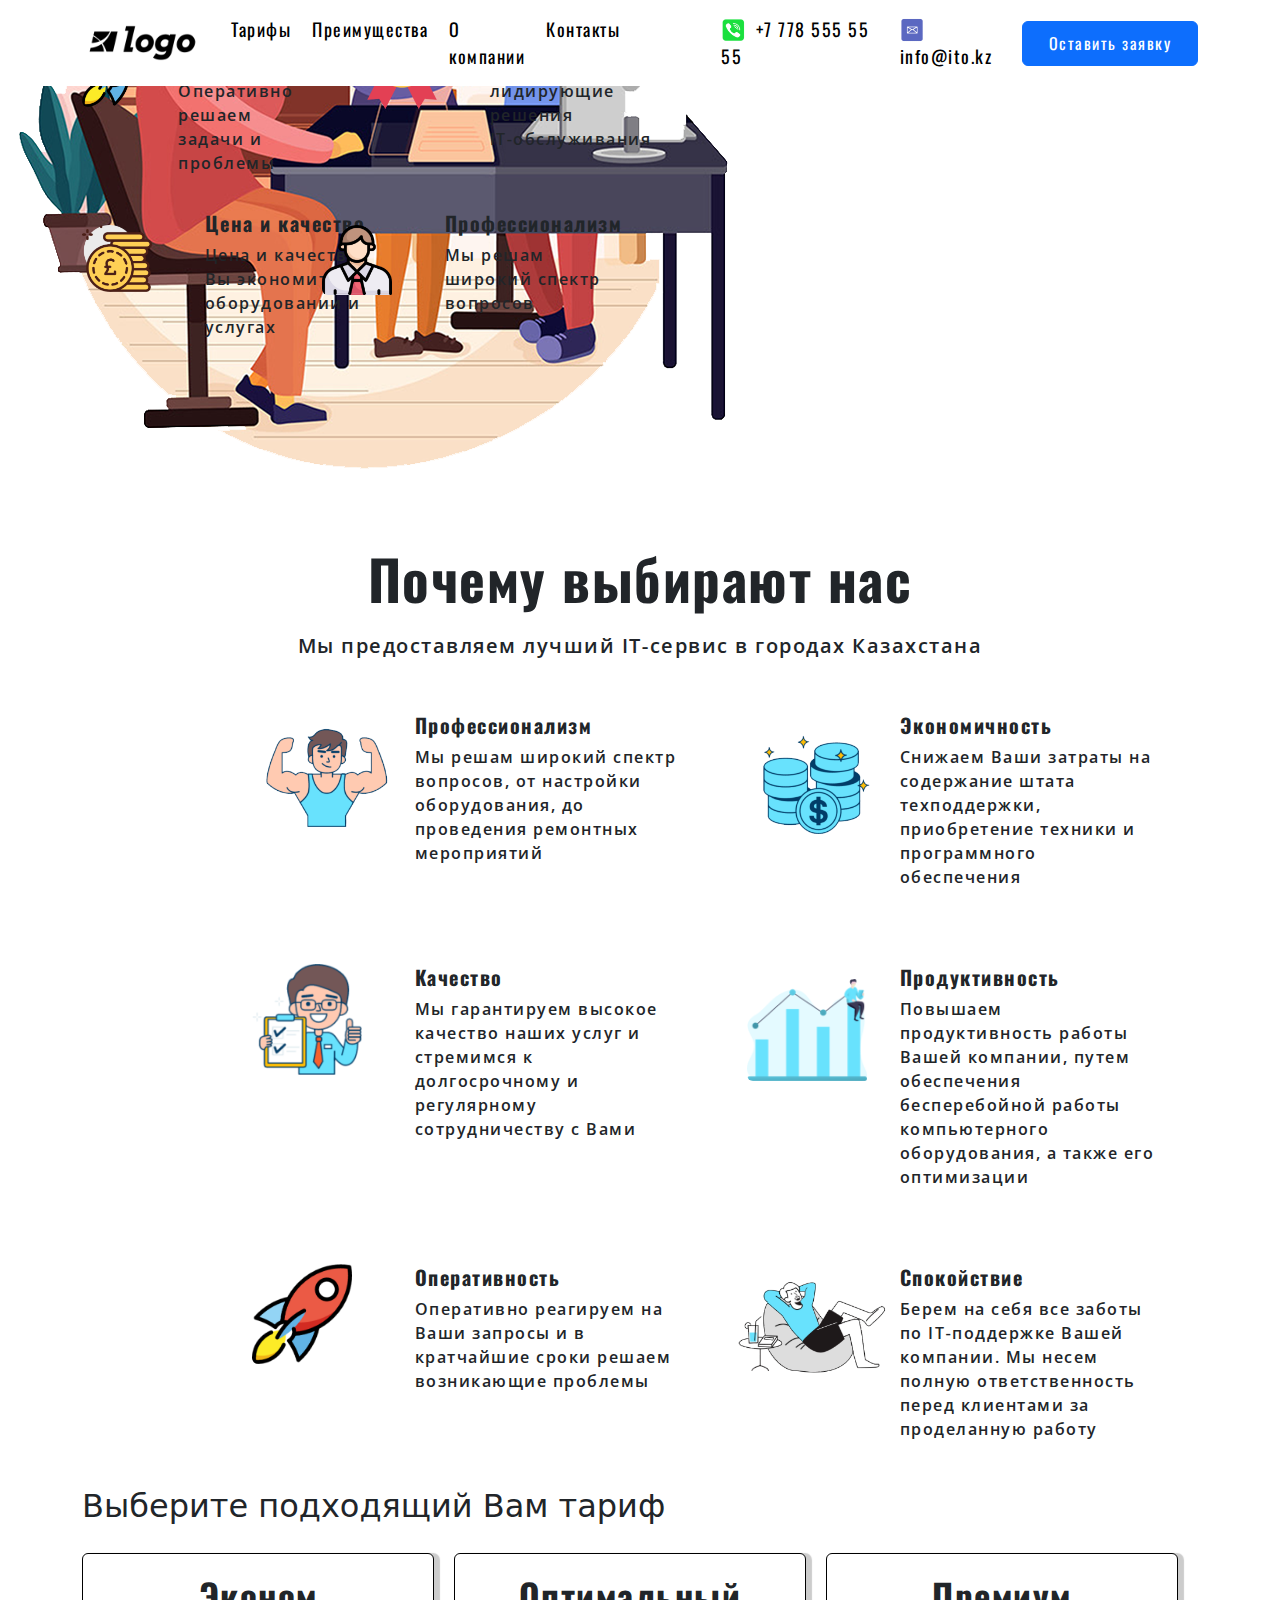
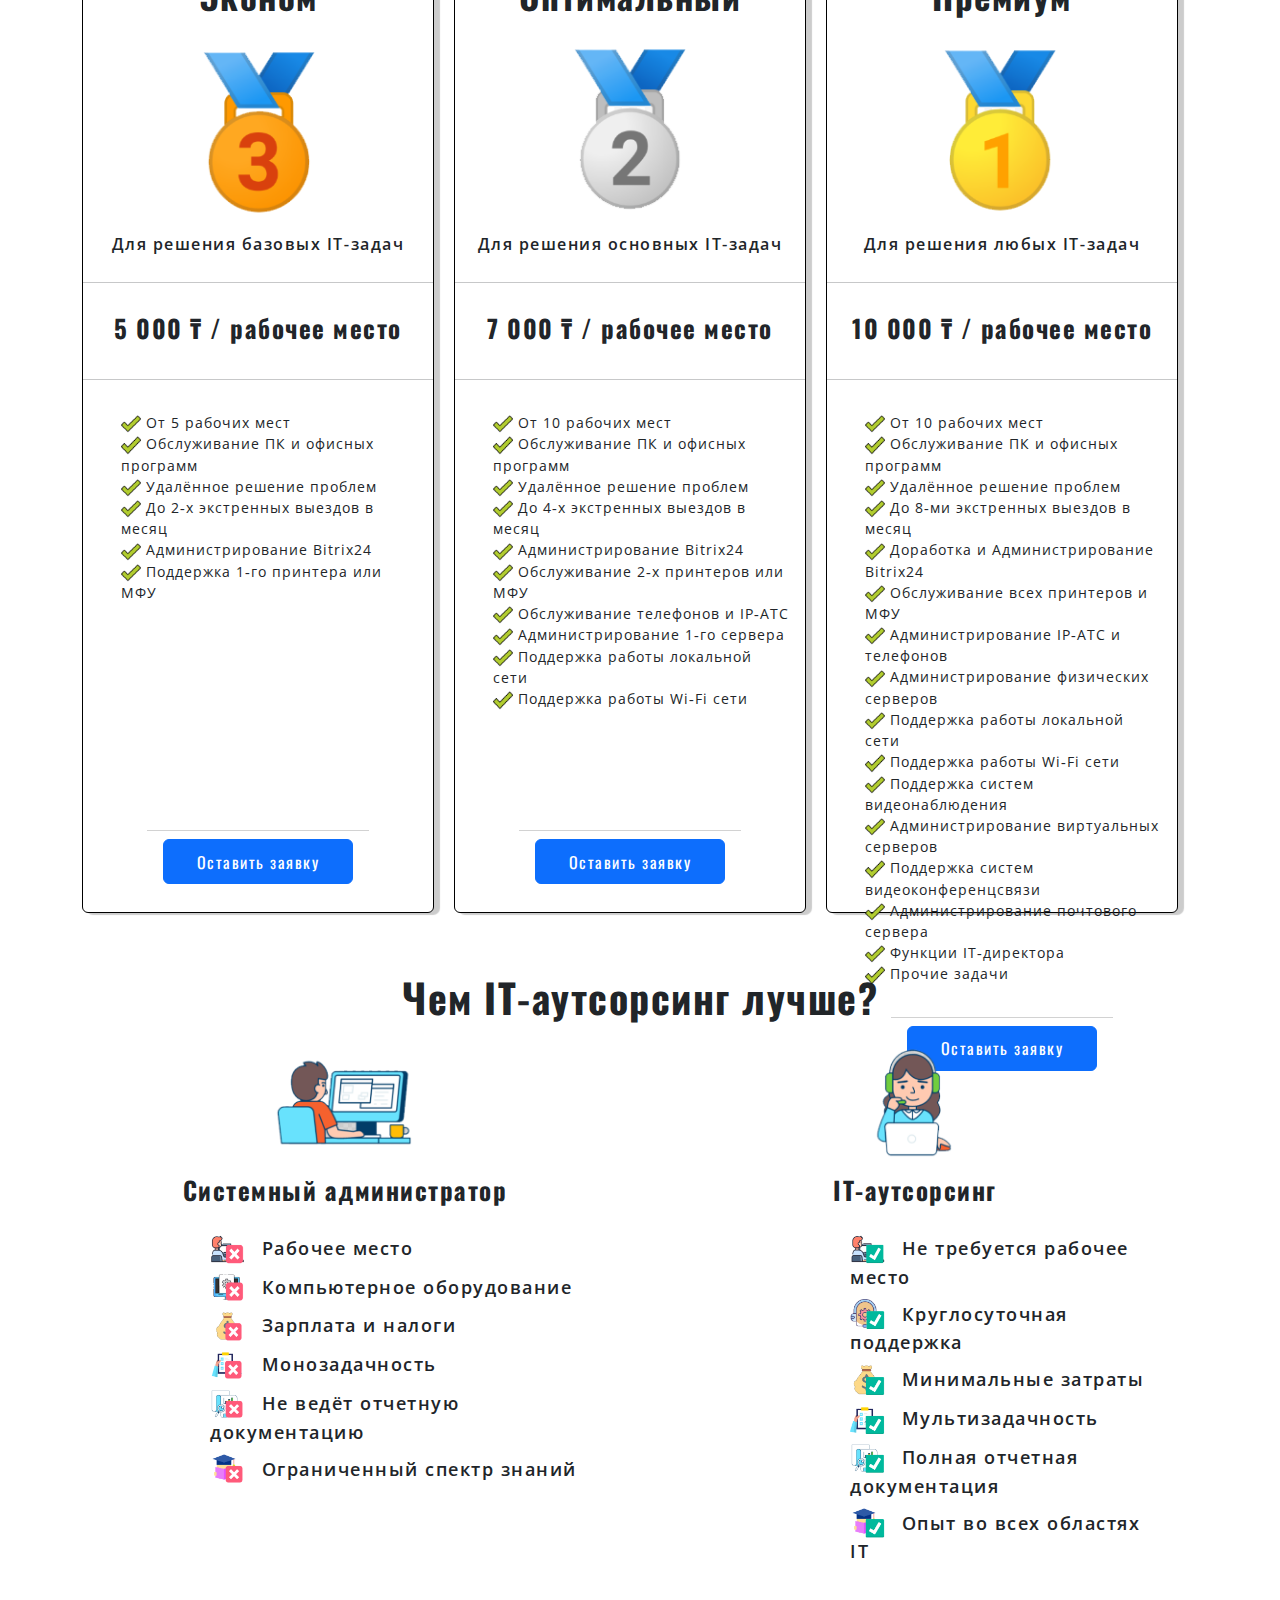
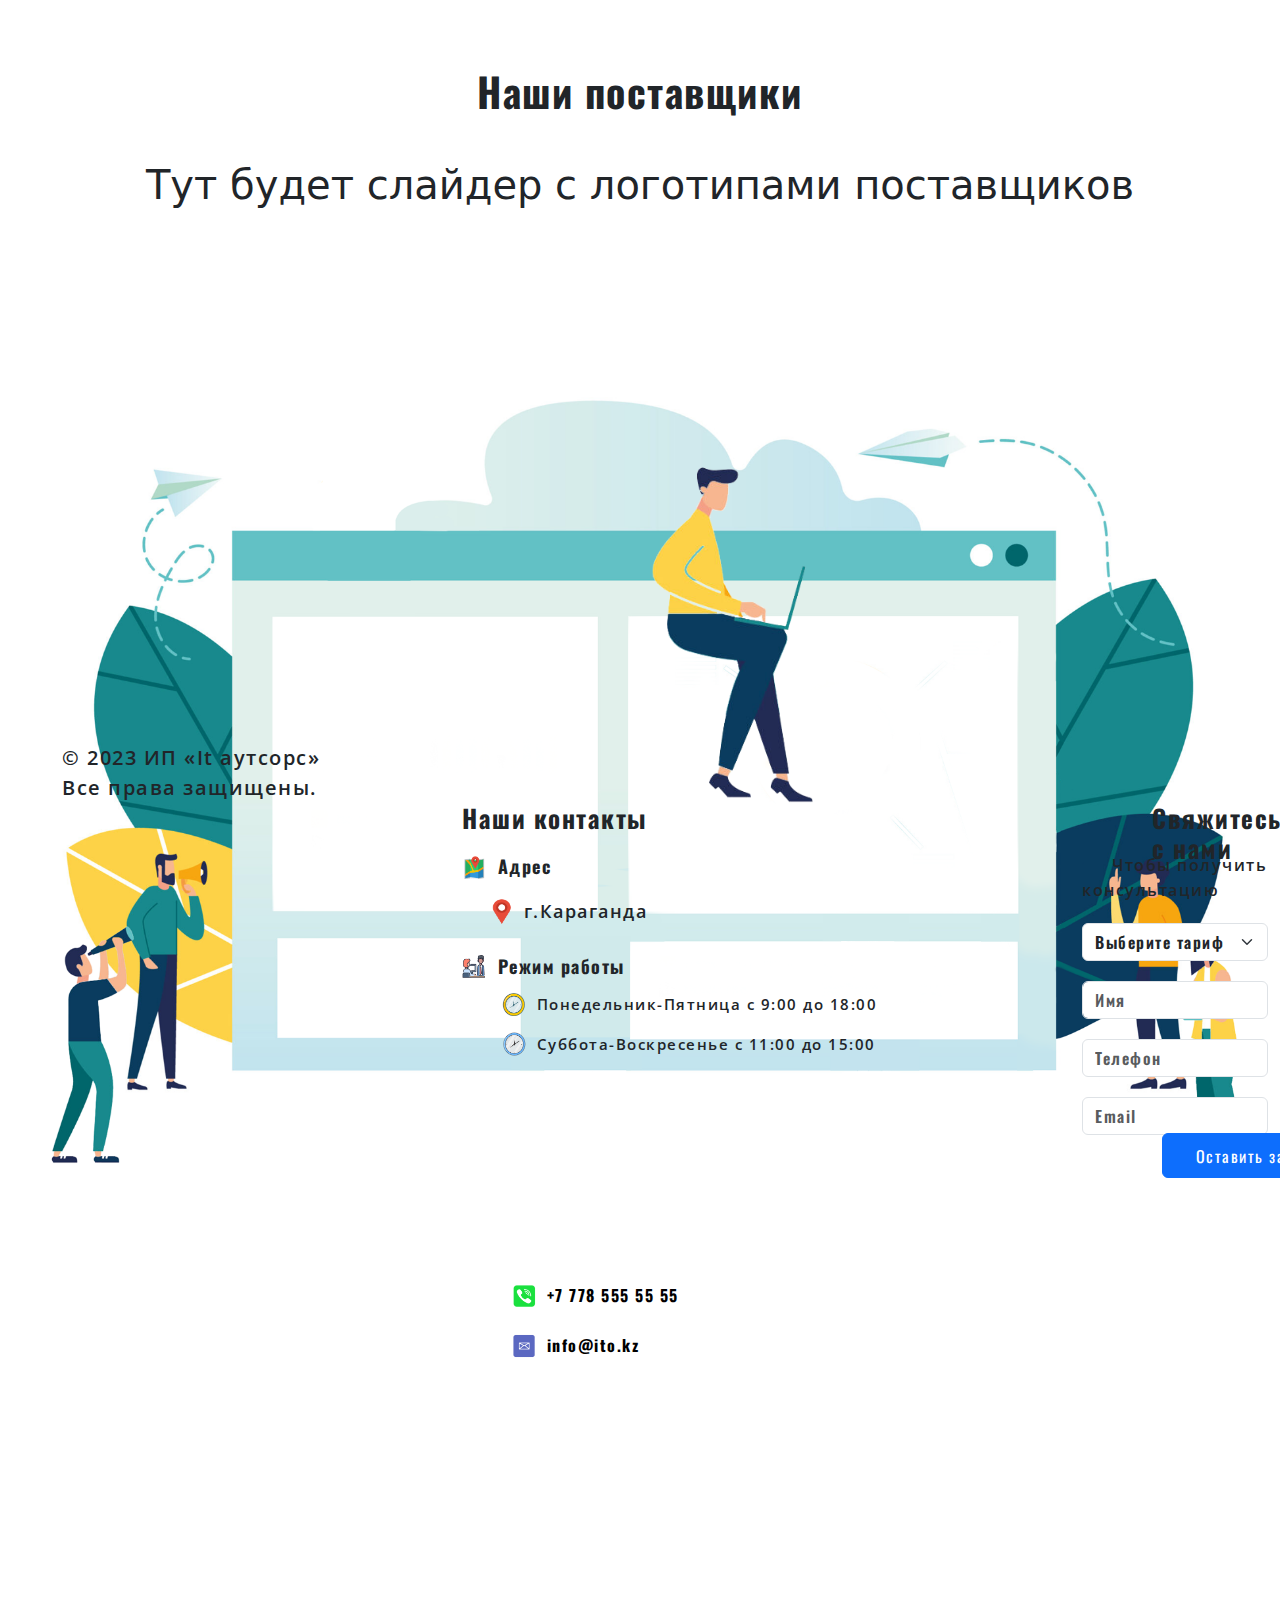
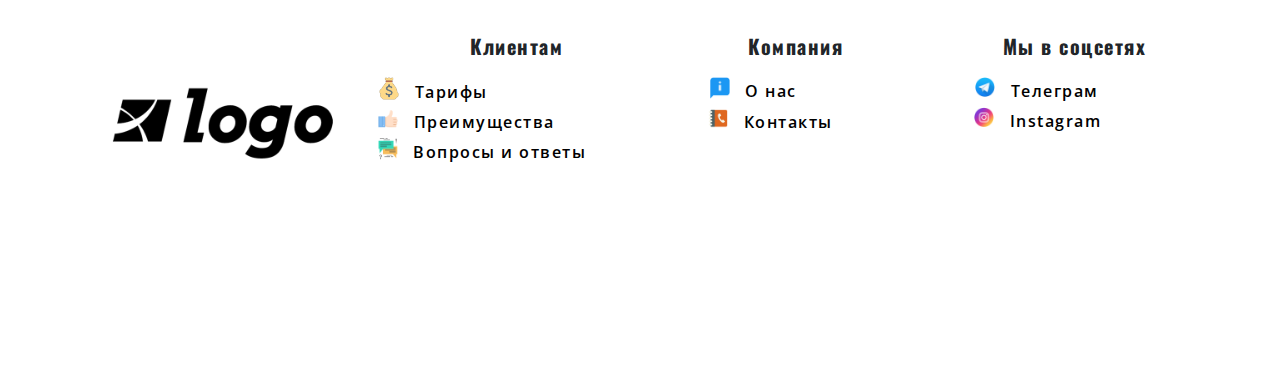
<file: ru/index.html>
<!DOCTYPE html>
<html lang="Ru">

<head>
  <meta charset="UTF-8">
  <meta http-equiv="X-UA-Compatible" content="IE=edge">
  <meta name="viewport" content="width=device-width, initial-scale=1.0">
  <title>It Аутсорс</title>
  <link rel="stylesheet" href="https://cdn.jsdelivr.net/npm/bootstrap@5.3.0-alpha1/dist/css/bootstrap.min.css">
  <link rel="stylesheet" href="../css/Style.css">
  <link rel="preconnect" href="https://fonts.googleapis.com">
  <link rel="preconnect" href="https://fonts.gstatic.com" crossorigin>
  <link href="https://fonts.googleapis.com/css2?family=Open+Sans:wght@300;400;500;600;700&family=Oswald:wght@300;400;500;700&display=swap" rel="stylesheet">
</head>

<body>
  <header class="header">
    <nav class="navbar navbar-expand-lg fixed-top">
      <div class="container">
        <a class="navbar-brand" href="index.html"><img src="../img/logo.png" alt="logo" class="navbar-logo"></a>
        <button class="navbar-toggler" type="button" data-bs-toggle="collapse" data-bs-target="#navbarScroll"
          aria-controls="navbarScroll" aria-expanded="false" aria-label="Toggle navigation">
          <span class="navbar-toggler-icon"></span>
        </button>
        <div class="collapse navbar-collapse" id="navbarScroll">
          <ul class="navbar-nav me-auto my-2 my-lg-0 navbar-nav-scroll">
            <li class="nav-item">
              <a class="nav-link" href="#tarif">Тарифы</a>
            </li>
            <li class="nav-item dropdown">
              <a class="nav-link" href="#lider" role="button">
                Преимущества
              </a>
            </li>
            <li class="nav-item">
              <a href="#" class="nav-link">О компании</a>
            </li>
            <li class="nav-item">
              <a href="#contacts" class="nav-link">Контакты</a>
            </li>
            <!--<li class="nav-item">
              <a href="#" class="nav-link">Интернет-магазин</a>
            </li>-->
          </ul>
          <ul class="navbar-nav navbar-nav-link me-auto my-2 my-lg-0 navbar-nav-scroll mt-3"
            style="--bs-scroll-height: 100px;">
            <li class="nav-item">
              <a class="nav-link" aria-current="page" href="tel: +777855555555"><img src="../img/Icon/phone.png" alt=""
                  class="contacts-time-img2"> +7 778 555 55 55</a>
            </li>
            <li class="nav-item">
              <a class="nav-link" href="mailto: info@ito.kz"> <img src="../img/Icon/mail.png" alt=""
                  class="contacts-time-img2"> info@ito.kz</a>
            </li>
          </ul>

          <button type="button" class="btn btn-primary" data-bs-toggle="modal" data-bs-target="#staticBackdrop">
            Оставить заявку
          </button>
        </div>
      </div>
    </nav>

    <!-- Модальное окно -->
    <div class="modal fade" id="staticBackdrop" data-bs-backdrop="static" data-bs-keyboard="false" tabindex="-1"
      aria-labelledby="staticBackdropLabel" aria-hidden="true">
      <div class="modal-dialog modal-dialog-centered">
        <div class="modal-content">
          <div class="modal-header">
            <h5 class="modal-title" id="staticBackdropLabel">Оставить заявку</h5>

            <button type="button" class="btn-close" data-bs-dismiss="modal" aria-label="Закрыть"></button>
          </div>
          <div class="modal-body">
            <span class="modal-text mb-10">Чтобы получить консультацию по тарифу</span>
            <select class="form-select" aria-label="Default select example" Style="  font-family: 'Oswald', sans-serif;
            font-weight: 600;
            letter-spacing: 1.5px;">
              <option selected class="form-text">Выберите тариф</option>
              <option value="1" class="form-text">Эконом</option>
              <option value="2" class="form-text">Оптимальный</option>
              <option value="3" class="form-text">Премиум</option>
            </select>
            <form>
              <div class="mb-3">
                <input type="text" class="form-control" id="exampleFormControlInput1" required placeholder="Имя">
                <input type="tel" name="tel" class="form-control" id="exampleFormControlInput1" required
                  placeholder="Телефон">
                <input type="email" name="email" class="form-control" id="exampleFormControlInput1" required
                  placeholder="Email">
              </div>
            </form>
          </div>
          <div class="modal-footer">
            <button type="button" class="btn btn-primary">Оставить заявку</button>
          </div>
        </div>
      </div>
        <!-- Модальное окно -->
    </div>
  </header>
  <!-- /.header -->

  <section class="section">
    <img src="../img/image/18907-1.png" alt="" class="section-img">
    <div class="container">
      <h1 class="section-title">IT‑аутсорсинг и <br> обслуживание офисов</h1>
      <ul>
        <li class="section-list"> <img src="../img/Icon/yes.png" alt="" class="section-img-list"> Оперативное решение IT‑проблем</li>
        <li class="section-list"> <img src="../img/Icon/yes.png" alt="" class="section-img-list"> Разовое и регулярное обслуживание техники</li>
        <li class="section-list"> <img src="../img/Icon/yes.png" alt="" class="section-img-list"> Выезд и удалённое обслуживание</li>
        <li class="section-list"> <img src="../img/Icon/yes.png" alt="" class="section-img-list"> Подходит для малых и средних компаний</li>
      </ul>
      <button class="btn btn-primary btn-primary-safe" data-bs-toggle="modal" href="#exampleModalToggle" role="button">
        Рассчитать стоймость
      </button>
      <button type="button" class="btn btn-outline-primary btn-primary-safe"><a class="best-btn" href="#best">Узнать больше о It-аутсорсинге</a></button>

      <div class="row row-cols-1 row-cols-md-2 g-4">
        <div class="col-xl-3">
          <div class="card" style="max-width: 320px;">
            <div class="row g-0">
              <div class="col-md-4">
                <img src="../img/Icon/rocket.255x256.png" class="img-fluid rounded-start" alt="...">
              </div>
              <div class="col-md-8">
                <div class="card-body">
                  <h5 class="card-title">Оперативность</h5>
                  <p class="card-text">Оперативно решаем задачи и проблемы</p>
                </div>
              </div>
            </div>
          </div>
        </div>
        <div class="col">
          <div class="card" style="max-width: 320px;">
            <div class="row g-0">
              <div class="col-md-4">
                <img src="../img/Icon/medal-gold-winner-2.247x256.png" class="img-fluid rounded-start" alt="...">
              </div>
              <div class="col-md-8">
                <div class="card-body">
                  <h5 class="card-title">Актуальность</h5>
                  <p class="card-text">Используем лидирующие решения IT‑обслуживания</p>
                </div>
              </div>
            </div>
          </div>
        </div>
        <div class="col">
          <div class="card card-three" style="max-width: 320px;">
            <div class="row g-0">
              <div class="col-md-4">
                <img src="../img/Icon/pound-coin.256x245.png" class="img-fluid rounded-start" alt="...">
              </div>
              <div class="col-md-8">
                <div class="card-body">
                  <h5 class="card-title">Цена и качество</h5>
                  <p class="card-text">Цена и качество Вы экономите на оборудовании и услугах</p>
                </div>
              </div>
            </div>
          </div>
        </div>
        <div class="col card-four">
          <div class="card" style="max-width: 320px;">
            <div class="row g-0">
              <div class="col-md-4">
                <img src="../img/Icon/professional-employee.256x256.png" class="img-fluid rounded-start" alt="...">
              </div>
              <div class="col-md-8">
                <div class="card-body">
                  <h5 class="card-title">Профессионализм</h5>
                  <p class="card-text">Мы решам широкий спектр вопросов</p>
                </div>
              </div>
            </div>
          </div>
        </div>
      </div>
  </section>
  <!-- /.section -->


  <!--Модельное окно для рассчета-->

  <div class="modal fade" id="exampleModalToggle" aria-hidden="true" aria-labelledby="exampleModalToggleLabel" tabindex="-1">
    <div class="modal-dialog modal-dialog-centered">
      <div class="modal-content modal-content-calc">
        <div class="modal-header">
          <h1 class="modal-title fs-5 modal-title-calc" id="exampleModalToggleLabel">Калькулятор стоимости IT‑аутсорсинга</h1>
          <button type="button" class="btn-close" data-bs-dismiss="modal" aria-label="Close"></button>
        </div>
        <div class="modal-body modal-body-calc">
          <img src="../img/Icon/computer.png" alt="" class="modal-calc-img">
        </div>
        <div class="modal-body modal-body-calc">
          Укажите количество компьютеров и серверов в Вашей компании
        </div>
        <div class="modal-body modal-body-calc1">
          При выборе количества компьютеров к «компьютерам» Вы так же можете отнести ноутбуки, моноблоки и мини ПК, используемые Вами в компании
        </div>
        <div class="modal-body modal-body-calc">
          <input type="number" class="form-control form-control-calc2" id="exampleFormControlInput1" placeholder="Компьютеры:" style="margin-bottom: 20px;">  
          <input type="number" class="form-control form-control-calc3" id="exampleFormControlInput1" placeholder="Серверы:" style="margin-bottom: 20px;">  
        </div>
        <div class="modal-footer">
          <button class="btn btn-primary" data-bs-target="#exampleModalToggle2" data-bs-toggle="modal">Далее</button>
        </div>
      </div>
    </div>
  </div>
  <div class="modal fade" id="exampleModalToggle2" aria-hidden="true" aria-labelledby="exampleModalToggleLabel2" tabindex="-1">
    <div class="modal-dialog modal-dialog-centered">
      <div class="modal-content">
        <div class="modal-header">
          <h1 class="modal-title fs-5 modal-title-calc" id="exampleModalToggleLabel2">Калькулятор стоимости IT‑аутсорсинга</h1>
          <button type="button" class="btn-close" data-bs-dismiss="modal" aria-label="Close"></button>
        </div>
        <div class="modal-body modal-body-calc">
          <img src="../img/Icon/print.png" alt="" class="modal-calc-img">
        </div>
        <div class="modal-body modal-body-calc">
          Укажите количество используемых принтеров/МФУ форматов А3, А4
        </div>
        <div class="modal-body modal-body-calc">
          <input type="number" class="form-control form-control-calc2" id="exampleFormControlInput1" placeholder="Принтеры/МФУ А4:" style="margin-bottom: 20px;">  
          <input type="number" class="form-control form-control-calc3" id="exampleFormControlInput1" placeholder="Принтеры/МФУ А3:" style="margin-bottom: 20px;">  
        </div>
        <div class="modal-footer">
          <button class="btn btn-secondary" data-bs-target="#exampleModalToggle" data-bs-toggle="modal">Назад</button>
          <button class="btn btn-primary" data-bs-target="#exampleModalToggle3" data-bs-toggle="modal">Далее</button>
        </div>
      </div>
    </div>
  </div>
  <div class="modal fade" id="exampleModalToggle3" aria-hidden="true" aria-labelledby="exampleModalToggleLabel2" tabindex="-1">
    <div class="modal-dialog modal-dialog-centered">
      <div class="modal-content">
        <div class="modal-header">
          <h1 class="modal-title fs-5 modal-title-calc" id="exampleModalToggleLabel2">Калькулятор стоимости IT‑аутсорсинга</h1>
          <button type="button" class="btn-close" data-bs-dismiss="modal" aria-label="Close"></button>
        </div>
        <div class="modal-body modal-body-calc">
          <img src="../img/Icon/servic.png" alt="" class="modal-calc-img">
        </div>
        <div class="modal-body modal-body-calc">
          Укажите дополнительные сервисы, используемые в Вашей ИТ‑инфраструктуре
        </div>
        <div class="modal-body modal-body-calc3">
          <div class="form-check">
            <input class="form-check-input" type="checkbox" value="" id="flexCheckDefault">
            <label class="form-check-label" for="flexCheckDefault">
              Аналоговая телефония
            </label>
          </div>
          <div class="form-check">
            <input class="form-check-input" type="checkbox" value="" id="flexCheckChecked">
            <label class="form-check-label" for="flexCheckChecked">
              IP-телефония
            </label>
          </div>
          <div class="form-check">
            <input class="form-check-input" type="checkbox" value="" id="flexCheckChecked">
            <label class="form-check-label" for="flexCheckChecked">
              Видеонаблюдение
            </label>
          </div>
          <div class="form-check">
            <input class="form-check-input" type="checkbox" value="" id="flexCheckChecked">
            <label class="form-check-label" for="flexCheckChecked">
              Wi-Fi
            </label>
          </div>
        </div>
        <div class="modal-footer">
          <button class="btn btn-secondary" data-bs-target="#exampleModalToggle2" data-bs-toggle="modal">Назад</button>
          <button class="btn btn-primary" data-bs-target="#exampleModalToggle4" data-bs-toggle="modal">Далее</button>
        </div>
      </div>
    </div>
  </div>
  <div class="modal fade" id="exampleModalToggle4" aria-hidden="true" aria-labelledby="exampleModalToggleLabel" tabindex="-1">
    <div class="modal-dialog modal-dialog-centered">
      <div class="modal-content modal-content-calc">
        <div class="modal-header">
          <h1 class="modal-title fs-5 modal-title-calc" id="exampleModalToggleLabel">Калькулятор стоимости IT‑аутсорсинга</h1>
          <button type="button" class="btn-close" data-bs-dismiss="modal" aria-label="Close"></button>
        </div>
        <div class="modal-body modal-body-calc">
          <img src="../img/Icon/like.png" alt="" class="modal-calc-img">
        </div>
        <div class="modal-body modal-body-calc">
          Введите Ваши данные для коммерческого предложения
        </div>
        <div class="modal-body modal-body-calc1">
          Предложение будет отправлено на Вашу почту
        </div>
        <div class="modal-body modal-body-calc">
          <input type="text" class="form-control" id="exampleFormControlInput1" required placeholder="Имя">
          <input type="text" class="form-control" id="exampleFormControlInput1" required placeholder="Компания">
                <input type="tel" name="tel" class="form-control" id="exampleFormControlInput1" required
                  placeholder="Телефон">
                <input type="email" name="email" class="form-control" id="exampleFormControlInput1" required
                  placeholder="Email">
        </div>
        <div class="modal-footer">
          <button class="btn btn-secondary" data-bs-target="#exampleModalToggle3" data-bs-toggle="modal">Назад</button>
          <button type="button" class="btn btn-primary">Оставить заявку</button>
        </div>
      </div>
    </div>
  </div>
<!--Модельное окно для рассчета-->


  <section class="lider" id="lider">
    <div class="container">
      <h1 class="lider-title">Почему выбирают нас</h1>
      <p class="lider-text">Мы предоставляем лучший IT‑сервис в городах Казахстана</p>

      <!--card-->
      <div class="cards-lider">
        <div class="row row-cols-1 row-cols-md-2 g-4">
          <div class="col">
            <div class="card cards" style="max-width: 450px;">
              <div class="row g-0">
                <div class="col-md-4">
                  <img src="../img/Icon/Untitled-1.png" class="img-fluid-card rounded-start" alt="...">
                </div>
                <div class="col-md-8">
                  <div class="card-body">
                    <h5 class="card-title">Профессионализм</h5>
                    <p class="card-text">Мы решам широкий спектр вопросов, от настройки оборудования, до проведения
                      ремонтных мероприятий</p>
                  </div>
                </div>
              </div>
            </div>
          </div>
          <div class="col">
            <div class="card" style="max-width: 450px;">
              <div class="row g-0">
                <div class="col-md-4">
                  <img src="../img/Icon/Untitled-2.png" class="img-fluid-card rounded-start" alt="...">
                </div>
                <div class="col-md-8">
                  <div class="card-body">
                    <h5 class="card-title">Экономичность</h5>
                    <p class="card-text">Снижаем Ваши затраты на содержание штата техподдержки, приобретение техники и
                      программного обеспечения</p>
                  </div>
                </div>
              </div>
            </div>
          </div>
          <div class="col cards">
            <div class="card" style="max-width: 450px;">
              <div class="row g-0">
                <div class="col-md-4">
                  <img src="../img/Icon/quality-check.252x256.png" class="img-fluid-card1 rounded-start" alt="...">
                </div>
                <div class="col-md-8">
                  <div class="card-body">
                    <h5 class="card-title">Качество</h5>
                    <p class="card-text">Мы гарантируем высокое качество наших услуг и стремимся к долгосрочному и
                      регулярному сотрудничеству с Вами</p>
                  </div>
                </div>
              </div>
            </div>
          </div>
          <div class="col">
            <div class="card" style="max-width: 450px;">
              <div class="row g-0">
                <div class="col-md-4">
                  <img src="../img/Icon/graphic-chart.256x218.png" class="img-fluid-card2 rounded-start" alt="...">
                </div>
                <div class="col-md-8">
                  <div class="card-body">
                    <h5 class="card-title">Продуктивность</h5>
                    <p class="card-text">Повышаем продуктивность работы Вашей компании, путем обеспечения бесперебойной
                      работы компьютерного оборудования, а также его оптимизации</p>
                  </div>
                </div>
              </div>
            </div>
          </div>
          <div class="col">
            <div class="card cards" style="max-width: 450px;">
              <div class="row g-0">
                <div class="col-md-4">
                  <img src="../img/Icon/rocket.255x256.png" class="img-fluid-card3 rounded-start" alt="...">
                </div>
                <div class="col-md-8">
                  <div class="card-body">
                    <h5 class="card-title">Оперативность</h5>
                    <p class="card-text">Оперативно реагируем на Ваши запросы и в кратчайшие сроки решаем возникающие
                      проблемы</p>
                  </div>
                </div>
              </div>
            </div>
          </div>
          <div class="col">
            <div class="card" style="max-width: 450px;">
              <div class="row g-0">
                <div class="col-md-4">
                  <img src="../img/Icon/Untitled-3.png" class="img-fluid-card4 rounded-start" alt="...">
                </div>
                <div class="col-md-8">
                  <div class="card-body">
                    <h5 class="card-title">Спокойствие</h5>
                    <p class="card-text">Берем на себя все заботы по IT‑поддержке Вашей компании. Мы несем полную
                      ответственность перед клиентами за проделанную работу</p>
                  </div>
                </div>
              </div>
            </div>
          </div>
        </div>
      </div>
    </div>
    <!-- /.container -->
  </section>
  <!-- /.lider -->

  <section class="tarif" id="tarif">
    <div class="container">
      <h2 class="tarif-title">
        Выберите подходящий Вам тариф
      </h2>
      <!-- /.tarif-title -->
      <div class="row">
        <div class="card-group">
          <div class="col-xl-4">
            <div class="card card-price-group">
              <h5 class="card-title-price">Эконом</h5>
              <img src="../img/Icon/3.png" class="card-img-top" alt="...">
              <p class="card-subtitle">Для решения базовых IT‑задач</p>
              <hr>
              <p class="card-price">5 000 ₸ / рабочее место</p>
              <hr>
              <div class="card-body">
                <ul>
                  <li class="card-list"> <img src="../img/Icon/yes.png" alt="" class="price-img"> От 5 рабочих мест</li>
                  <li class="card-list"> <img src="../img/Icon/yes.png" alt="" class="price-img"> Обслуживание ПК и офисных программ</li>
                  <li class="card-list"> <img src="../img/Icon/yes.png" alt="" class="price-img"> Удалённое решение проблем</li>
                  <li class="card-list"> <img src="../img/Icon/yes.png" alt="" class="price-img"> До 2‑х экстренных выездов в месяц</li>
                  <li class="card-list"> <img src="../img/Icon/yes.png" alt="" class="price-img"> Администрирование Bitrix24</li>
                  <li class="card-list"> <img src="../img/Icon/yes.png" alt="" class="price-img"> Поддержка 1‑го принтера или МФУ</li>
                </ul>
              </div>
              <div class="card-footer">
                <button type="button" class="btn btn-primary btn-primary-card" data-bs-toggle="modal"
                  data-bs-target="#staticBackdrop">
                  Оставить заявку
                </button>
              </div>
            </div>
          </div>
          <div class="col-xl-4">
            <div class="card card-price-group">
              <h5 class="card-title-price">Оптимальный</h5>
              <img src="../img/Icon/2.png" class="card-img-top" alt="...">
              <p class="card-subtitle">Для решения основных IT‑задач</p>
              <hr>
              <p class="card-price">7 000 ₸ / рабочее место</p>
              <hr>
              <div class="card-body">
                <ul>
                  <li class="card-list"> <img src="../img/Icon/yes.png" alt="" class="price-img"> От 10 рабочих мест</li>
                  <li class="card-list"> <img src="../img/Icon/yes.png" alt="" class="price-img"> Обслуживание ПК и офисных программ</li>
                  <li class="card-list"> <img src="../img/Icon/yes.png" alt="" class="price-img"> Удалённое решение проблем</li>
                  <li class="card-list"> <img src="../img/Icon/yes.png" alt="" class="price-img"> До 4‑х экстренных выездов в месяц</li>
                  <li class="card-list"> <img src="../img/Icon/yes.png" alt="" class="price-img"> Администрирование Bitrix24</li>
                  <li class="card-list"> <img src="../img/Icon/yes.png" alt="" class="price-img"> Обслуживание 2‑х принтеров или МФУ</li>
                  <li class="card-list"> <img src="../img/Icon/yes.png" alt="" class="price-img"> Обслуживание телефонов и IP‑АТС</li>
                  <li class="card-list"> <img src="../img/Icon/yes.png" alt="" class="price-img"> Администрирование 1‑го сервера</li>
                  <li class="card-list"> <img src="../img/Icon/yes.png" alt="" class="price-img"> Поддержка работы локальной сети</li>
                  <li class="card-list"> <img src="../img/Icon/yes.png" alt="" class="price-img"> Поддержка работы Wi‑Fi сети</li>
                </ul>
              </div>
              <div class="card-footer">
                <button type="button" class="btn btn-primary btn-primary-card" data-bs-toggle="modal"
                  data-bs-target="#staticBackdrop">
                  Оставить заявку
                </button>
              </div>
            </div>
          </div>
          <div class="col-xl-4">
            <div class="card card-price-group">
              <h5 class="card-title-price">Премиум</h5>
              <img src="../img/Icon/1.png" class="card-img-top" alt="...">
              <p class="card-subtitle">Для решения любых IT‑задач</p>
              <hr>
              <p class="card-price">10 000 ₸ / рабочее место</p>
              <hr>
              <div class="card-body">
                <ul>
                  <li class="card-list"> <img src="../img/Icon/yes.png" alt="" class="price-img"> От 10 рабочих мест</li>
                  <li class="card-list"> <img src="../img/Icon/yes.png" alt="" class="price-img"> Обслуживание ПК и офисных программ</li>
                  <li class="card-list"> <img src="../img/Icon/yes.png" alt="" class="price-img"> Удалённое решение проблем</li>
                  <li class="card-list"> <img src="../img/Icon/yes.png" alt="" class="price-img"> До 8‑ми экстренных выездов в месяц</li>
                  <li class="card-list"> <img src="../img/Icon/yes.png" alt="" class="price-img"> Доработка и Администрирование Bitrix24</li>
                  <li class="card-list"> <img src="../img/Icon/yes.png" alt="" class="price-img"> Обслуживание всех принтеров и МФУ</li>
                  <li class="card-list"> <img src="../img/Icon/yes.png" alt="" class="price-img"> Администрирование IP‑АТС и телефонов</li>
                  <li class="card-list"> <img src="../img/Icon/yes.png" alt="" class="price-img"> Администрирование физических серверов</li>
                  <li class="card-list"> <img src="../img/Icon/yes.png" alt="" class="price-img"> Поддержка работы локальной сети</li>
                  <li class="card-list"> <img src="../img/Icon/yes.png" alt="" class="price-img"> Поддержка работы Wi‑Fi сети</li>
                  <li class="card-list"> <img src="../img/Icon/yes.png" alt="" class="price-img"> Поддержка систем видеонаблюдения</li>
                  <li class="card-list"> <img src="../img/Icon/yes.png" alt="" class="price-img"> Администрирование виртуальных серверов</li>
                  <li class="card-list"> <img src="../img/Icon/yes.png" alt="" class="price-img"> Поддержка систем видеоконференцсвязи</li>
                  <li class="card-list"> <img src="../img/Icon/yes.png" alt="" class="price-img"> Администрирование почтового сервера</li>
                  <li class="card-list"> <img src="../img/Icon/yes.png" alt="" class="price-img"> Функции IT‑директора</li>
                  <li class="card-list"> <img src="../img/Icon/yes.png" alt="" class="price-img"> Прочие задачи</li>
                </ul>
              </div>
              <div class="card-footer">
                <button type="button" class="btn btn-primary btn-primary-card" data-bs-toggle="modal"
                  data-bs-target="#staticBackdrop">
                  Оставить заявку
                </button>
              </div>
            </div>
          </div>
        </div>
      </div>
    </div>
    </div>
    <!-- /.container -->
  </section>
  <!-- /.traif -->

  <section class="best" id="best">
    <div class="container">
      <h3 class="best-title">Чем IT‑аутсорсинг лучше?</h3>
      <div class="row row-cols-1 row-cols-md-3 g-4">
        <div class="col-xl-6">
          <div class="card card-best">
            <img src="../img/Icon/admin.png" class="card-img-top" alt="...">
            <div class="card-body">
              <h5 class="card-title-best">Системный администратор</h5>
              <ul>
                <li class="best-list"> <img src="../img/Icon/work.png" alt="" class="best-list-img"> Рабочее место</li>
                <li class="best-list"> <img src="../img/Icon/pclist.png" alt="" class="best-list-img"> Компьютерное
                  оборудование</li>
                <li class="best-list"> <img src="../img/Icon/money.png" alt="" class="best-list-img"> Зарплата и налоги
                </li>
                <li class="best-list"> <img src="../img/Icon/task.png" alt="" class="best-list-img"> Монозадачность</li>
                <li class="best-list"> <img src="../img/Icon/report.png" alt="" class="best-list-img"> Не ведёт отчетную
                  документацию</li>
                <li class="best-list"> <img src="../img/Icon/book.png" alt="" class="best-list-img"> Ограниченный спектр
                  знаний</li>
              </ul>
            </div>
          </div>
        </div>
        <div class="col-xl-6">
          <div class="card card-best">
            <img src="../img/Icon/PC.png" class="card-img-top" alt="...">
            <div class="card-body">
              <h5 class="card-title-best">IT‑аутсорсинг</h5>
              <ul>
                <li class="best-list1"> <img src="../img/Icon/work1.png" alt="" class="best-list-img"> Не требуется
                  рабочее место</li>
                <li class="best-list1"> <img src="../img/Icon/help.png" alt="" class="best-list-img"> Круглосуточная
                  поддержка</li>
                <li class="best-list1"> <img src="../img/Icon/money1.png" alt="" class="best-list-img"> Минимальные
                  затраты</li>
                <li class="best-list1"> <img src="../img/Icon/task1.png" alt="" class="best-list-img"> Мультизадачность
                </li>
                <li class="best-list1"> <img src="../img/Icon/report1.png" alt="" class="best-list-img"> Полная отчетная
                  документация</li>
                <li class="best-list1"> <img src="../img/Icon/book1.png" alt="" class="best-list-img"> Опыт во всех
                  областях IT</li>
              </ul>
            </div>
          </div>
        </div>
      </div>
    </div>
    </div>
    <!-- /.container -->
  </section>
  <!-- /.best -->

  <section class="suppliers">
    <div class="container">
      <h3 class="title-suppliers">Наши поставщики</h3>
      <p class="subtitile-suppliers">Тут будет слайдер с логотипами поставщиков</p>
    </div>
    <!-- /.container -->
  </section>
  <!-- /.suppliers -->

  <section class="contacts" id="contacts">
    <div class="container-fluid">
      <div class="wrapper">
        <img src="../img/footer/people1.png" alt="" class="contacts-front">
        <img src="../img/footer/people2.png" alt="" class="contacts-back">
        <div class="container contacts-container">
          <h5 class="contacts-title">Наши контакты</h5>
          <p class="contacts-address"> <img src="../img/Icon/map.png" alt="" class="contacts-time-img"> Адрес</p>
          <p class="contacts-address-ul"> <img src="../img/Icon/city.png" alt="" class="contacts-time-img1"> г.Караганда
          </p>
          <ul>
            <li class="contacts-time-date1"> <img src="../img/Icon/worktime.png" alt="" class="contacts-time-img"> Режим
              работы</li>
            <li class="contacts-time-date2"> <img src="../img/Icon/gold-time.png" alt="" class="contacts-time-img">
              Понедельник-Пятница с 9:00 до 18:00</li>
            <li class="contacts-time-date3"> <img src="../img/Icon/silver-time.png" alt="" class="contacts-time-img">
              Суббота-Воскресенье с 11:00 до 15:00</li>
          </ul>

          <ul class="contacts-nav">
            <li class="contacts-item">
              <a class="contacts-link1" aria-current="page" href="tel: +777855555555"> <img src="../img/Icon/phone.png"
                  alt="" class="contacts-time-img2"> +7 778 555 55 55</a>
            </li>
            <li class="contacts-item">
              <a class="contacts-link2" href="mailto: info@ito.kz"> <img src="../img/Icon/mail.png" alt=""
                  class="contacts-time-img2"> info@ito.kz</a>
            </li>
          </ul>

          <div class="contacts-form">
            <h5 class="contacts-title2">Свяжитесь с нами</h5>
            <div class="contacts-body">
              <span class="contacts-subtitle">Чтобы получить консультацию</span>
              <select class="form-select" aria-label="Default select example" Style="  font-family: 'Oswald', sans-serif;
              font-weight: 600;
              letter-spacing: 1.5px;">
                <option selected class="form-text">Выберите тариф</option>
                <option value="1" class="form-text">Эконом</option>
                <option value="2" class="form-text">Оптимальный</option>
                <option value="3" class="form-text">Премиум</option>
              </select>
              <form>
                <div class="mb-3">
                  <input type="text" class="form-control" id="exampleFormControlInput1" required placeholder="Имя">
                  <input type="tel" name="tel" class="form-control" id="exampleFormControlInput1" required
                    placeholder="Телефон">
                  <input type="email" name="email" class="form-control" id="exampleFormControlInput1" required
                    placeholder="Email">
                </div>
              </form>
            </div>
            <div class="contacts-footer">
              <button type="button" class="btn btn-primary">Оставить заявку</button>
            </div>
            <p class="contacts-info">© 2023 ИП «It аутсорс» <br> Все права защищены. </p>
          </div>
        </div>
      </div>
    </div>
    <!-- /.container -->
  </section>
  <!-- /.contacts -->

  <footer class="footer">
    <div class="container-fluid">
      <div class="container">
        <div class="container text-center">
          <div class="row row-cols-4">
            <div class="col">
              <img src="../img/logo.png" class="footer-logo" alt="">
            </div>
            <div class="col">
              <ul class="footer-nav">
                <p class="footer-nav-title">Клиентам</p>
                <li class="footer-nav-item">
                  <a class="footer-nav-link" href="#tarif"> <img src="../img/Icon/moneyfooter.png" alt=""
                      class="footer-img"> Тарифы</a>
                </li>
                <li class="footer-nav-item">
                  <a class="footer-nav-link" href="#lider" role="button">
                    <img src="../img/Icon/like.png" alt="" class="footer-img" style="margin-left: 50px;"> Преимущества
                  </a>
                </li>
                <!--<li class="footer-nav-item">
                  <a href="#" class="footer-nav-link"> <img src="../img/Icon/shop.png" alt="" class="footer-img"
                      style="margin-left: 75px;"> Интернет-магазин</a>
                </li>-->
                <li class="footer-nav-item">
                  <a href="#" class="footer-nav-link"><img src="../img/Icon/FAQ.png" alt="" class="footer-img"
                      style="margin-left: 81px;"> Вопросы и ответы</a>
                </li>
              </ul>
            </div>
            <div class="col">
              <ul class="footer-nav">
                <p class="footer-nav-title">Компания</p>
                <li class="footer-nav-item">
                  <a href="#" class="footer-nav-link"><img src="../img/Icon/about.png" alt="" class="footer-img"
                      style="margin-left: 65px;"> О нас</a>
                </li>
                <li class="footer-nav-item">
                  <a href="#contacts" class="footer-nav-link"> <img src="../img/Icon/contacts.png" alt=""
                      class="footer-img" style="margin-left: 100px;"> Контакты</a>
                </li>
              </ul>
            </div>
            <div class="col">
              <ul class="footer-nav">
                <p class="footer-nav-title">Мы в соцсетях</p>
                <li class="footer-nav-item">
                  <a class="footer-nav-link" href="#tarif"> <img src="../img/Icon/telegram.png" alt=""
                      class="footer-img" style="margin-left: 75px;"> Телеграм</a>
                </li>
                <li class="footer-nav-item">
                  <a class="footer-nav-link" href="#lider" role="button">
                    <img src="../img/Icon/instagram.png" alt="" class="footer-img" style="margin-left: 76px;"> Instagram
                  </a>
                </li>
              </ul>
            </div>
          </div>
        </div>
      </div>
      <!-- /.container-fluid -->
  </footer>
  <!-- /.footer -->

</body>
<script src="https://cdn.jsdelivr.net/npm/bootstrap@5.3.0-alpha1/dist/js/bootstrap.bundle.min.js"
  integrity="sha384-w76AqPfDkMBDXo30jS1Sgez6pr3x5MlQ1ZAGC+nuZB+EYdgRZgiwxhTBTkF7CXvN" crossorigin="anonymous"></script>
<script src="https://cdn.jsdelivr.net/npm/swiper@8/swiper-bundle.min.js"></script>
<script src="../js/main.js"></script>

</html>
</file>
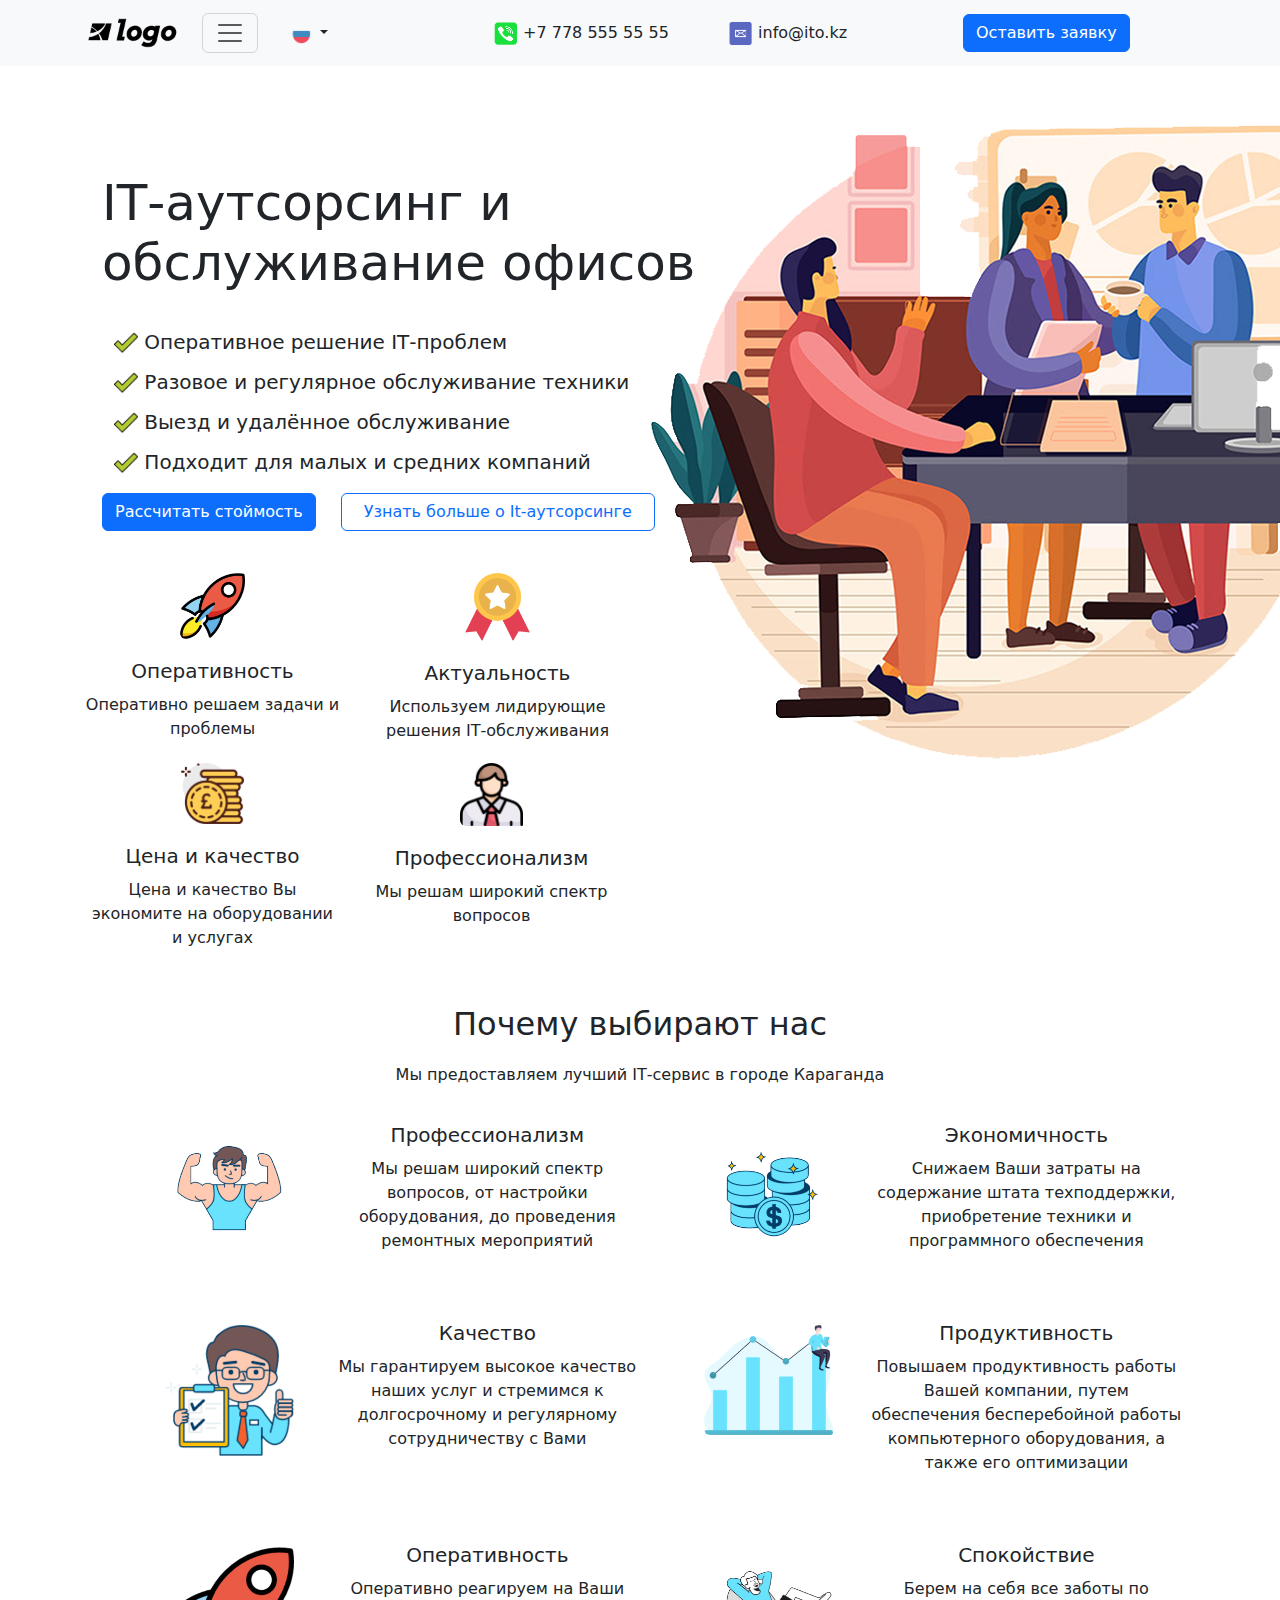
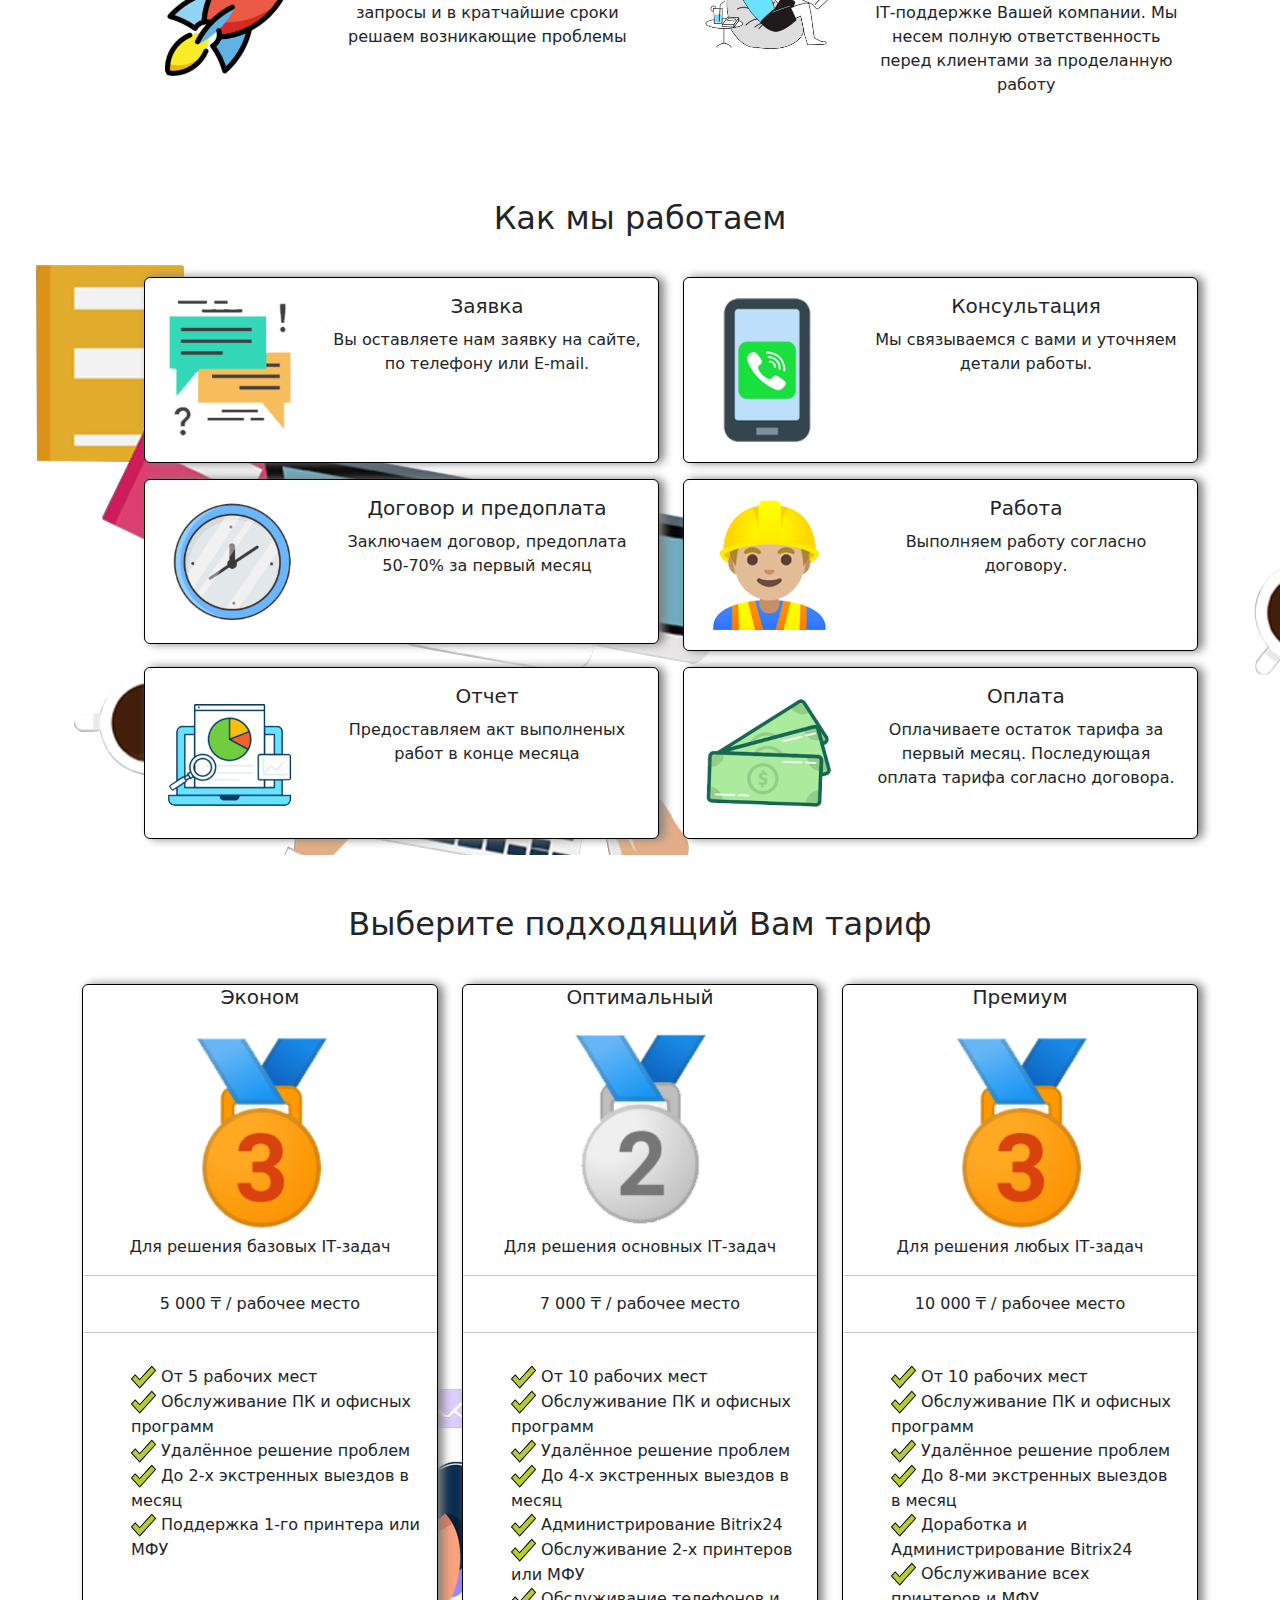
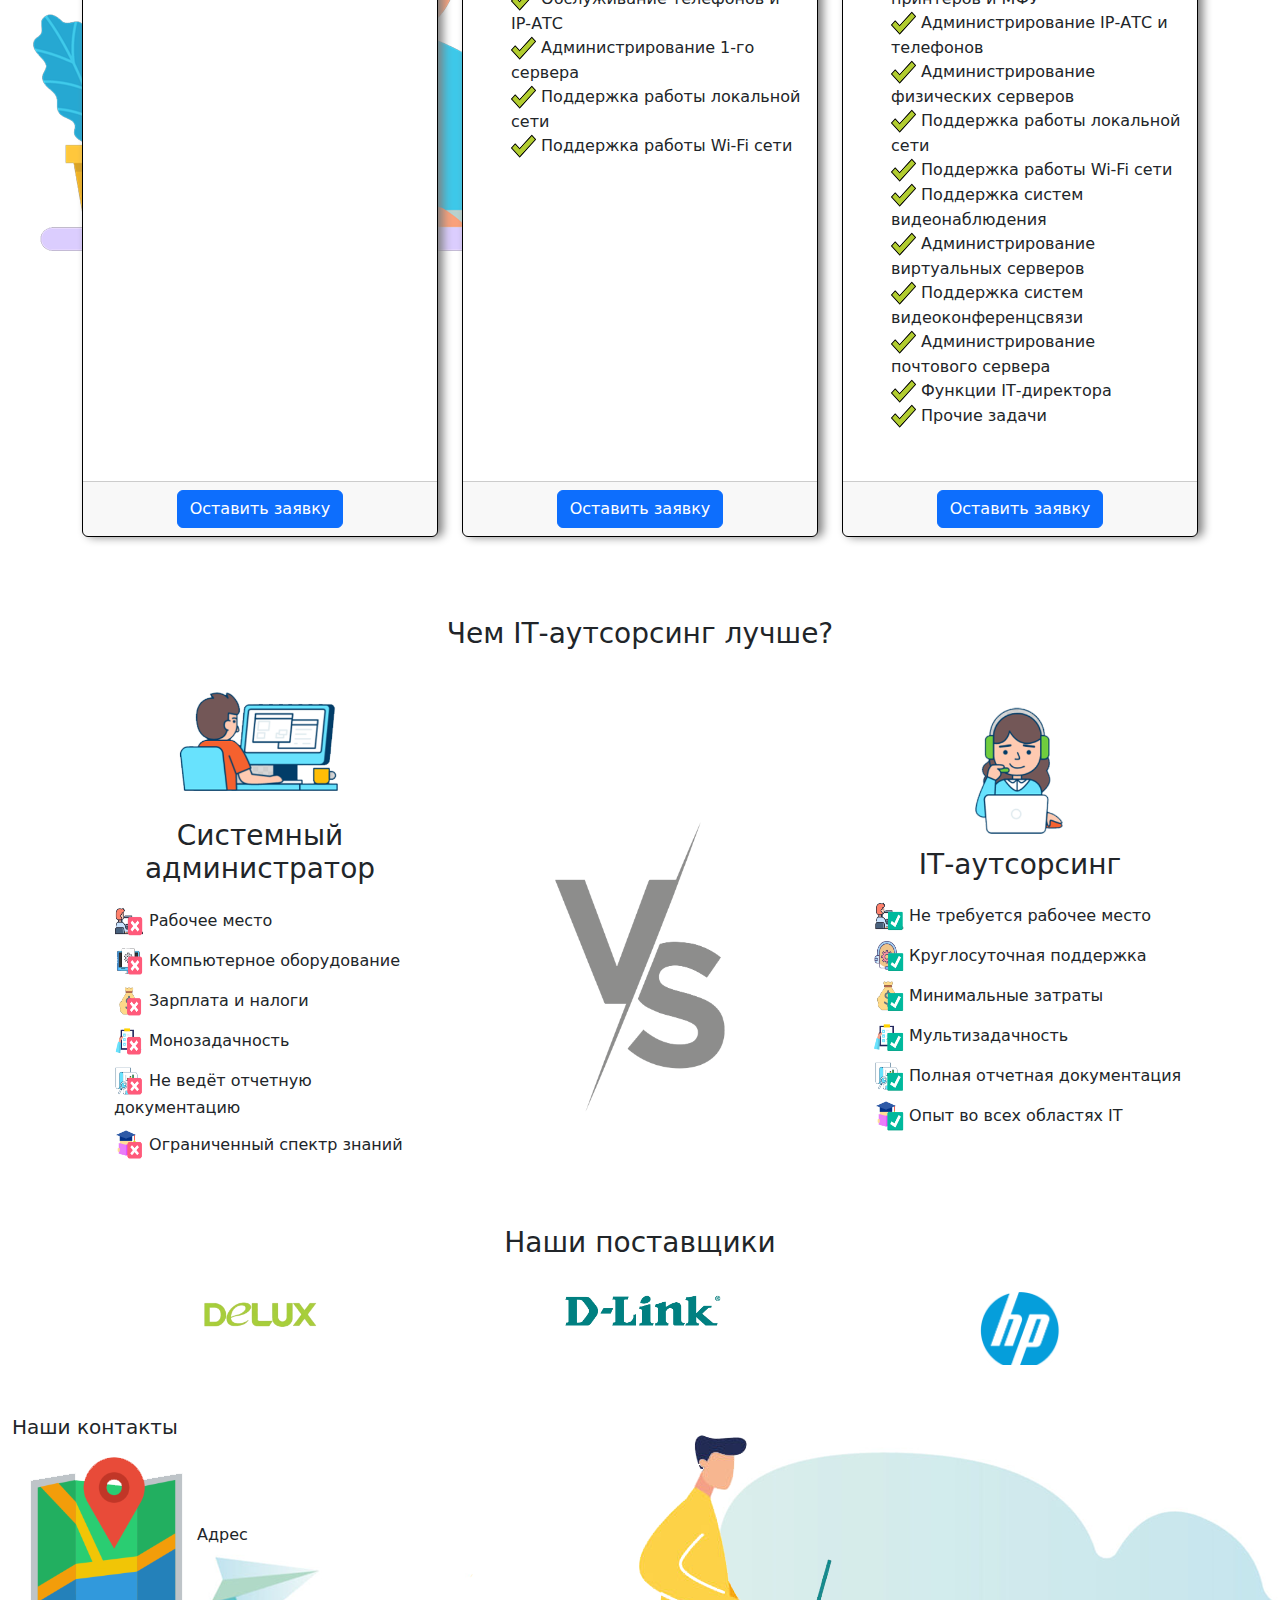
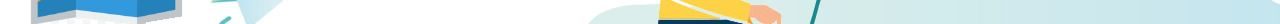
<file: index_ru.html>
<!DOCTYPE html>
<html lang="ru">

<head>
    <meta charset="UTF-8">
    <meta http-equiv="X-UA-Compatible" content="IE=edge">
    <meta name="viewport" content="width=device-width, initial-scale=1.0">
    <title>ITO</title>
    <link rel="stylesheet" href="https://cdn.jsdelivr.net/npm/bootstrap@5.3.0-alpha1/dist/css/bootstrap.min.css">
    <link rel="stylesheet" href="css/normalize.css">
    <link rel="stylesheet" href="css/style_grid.css">
    <link rel="stylesheet" href="css/adaptive.css">
    <link rel="preconnect" href="https://fonts.googleapis.com">
    <link rel="preconnect" href="https://fonts.gstatic.com" crossorigin>
    <link
        href="https://fonts.googleapis.com/css2?family=Open+Sans:wght@300;400;500;600;700&family=Oswald:wght@300;400;500;700&display=swap"
        rel="stylesheet">
</head>

<body>
    <!--Header-->
    <header class="header">
        <div class="container">
            <nav class="navbar bg-light fixed-top">
                <div class="container">
                    <div class="row">
                        <div class="col"><a class="navbar-brand" href="index.html"><img src="img/logo.png" alt="logo"
                                    class="navbar-logo"></a></div>
                    </div>
                    <button class="navbar-toggler" type="button" data-bs-toggle="offcanvas"
                        data-bs-target="#offcanvasNavbar" aria-controls="offcanvasNavbar">
                        <span class="navbar-toggler-icon"></span>
                    </button>
                    <div class="col">
                        <div class="btn-group">
                            <button type="button" class="btn btn-drop dropdown-toggle" data-bs-toggle="dropdown"
                                aria-expanded="false">
                                <img src="img/Icon/ru.png" alt="" class="nav-link-lang">
                            </button>
                            <ul class="dropdown-menu" style="--bs-dropdown-min-width: 2rem">
                                <li><a class="dropdown-item"" href=" en/index.html"><img src="img/Icon/usa.png" alt=""
                                            class="nav-link-lang"></a></li>
                                <li><a class="dropdown-item"" href=" kz/Index.html"><img src="img/Icon/kz.png" alt=""
                                            class="nav-link-lang"></a></li>
                                <li>
                            </ul>
                        </div>
                    </div>
                    <div class="col nav-xs"><a class="nav-link" aria-current="page" href="tel: +777855555555"><img
                                src="img/Icon/phone.png" alt="" class="contacts-time-img"> +7 778 555 55 55</a></div>
                    <div class="col nav-xs"> <a class="nav-link" href="mailto: info@ito.kz"> <img
                                src="img/Icon/mail.png" alt="" class="contacts-time-img"> info@ito.kz</a></div>
                    <div class="col nav-xs"> <button type="button" class="btn btn-primary" data-bs-toggle="modal"
                            data-bs-target="#staticBackdrop">
                            Оставить заявку
                        </button></div>

                    <!--offcanvas-menu-->
                    <div class="offcanvas offcanvas-start" tabindex="-1" id="offcanvasNavbar"
                        aria-labelledby="offcanvasNavbarLabel">
                        <div class="offcanvas-header">
                            <a class="navbar-brand" href="index.html"><img src="img/logo.png" alt="logo"
                                    class="navbar-logo"></a>
                            <button type="button" class="btn-close" data-bs-dismiss="offcanvas"
                                aria-label="Close"></button>
                        </div>
                        <div class="offcanvas-body">
                            <ul class="navbar-nav justify-content-end flex-grow-1 pe-3">
                                <li class="nav-item">
                                    <a class="nav-link" href="#traif">Тарифы</a>
                                </li>
                                <li class="nav-item">
                                    <a class="nav-link" href="#lider" role="button">
                                        Преимущества
                                    </a>
                                </li>
                                <li class="nav-item">
                                    <a href="#" class="nav-link">О нас</a>
                                </li>
                                <li class="nav-item">
                                    <a href="#contacts" class="nav-link">Контакты</a>
                                </li>
                                <li class="nav-item">
                                    <a href="#" class="nav-link">Интернет-магазин</a>
                                </li>
                            </ul>
                            <ul class="navbar-nav justify-content-end flex-grow-1 pe-3">
                                <li class="nav-item" style="margin-top: 20px;">
                                    <a class="nav-link" aria-current="page" href="tel: +777855555555"><img
                                            src="img/Icon/phone.png" alt="" class="contacts-time-img"> +7 778 555 55
                                        55</a>
                                </li>
                                <li class="nav-item" style="margin-top: 10px;">
                                    <a class="nav-link" href="mailto: info@ito.kz"> <img src="img/Icon/mail.png" alt=""
                                            class="contacts-time-img"> info@ito.kz</a>
                                </li>
                                <li class="nav-item" style="margin-top: 30px;">
                                    <button type="button" class="btn btn-primary" data-bs-toggle="modal"
                                        data-bs-target="#staticBackdrop">
                                        Оставить заявку
                                    </button>
                                </li>
                            </ul>
                            <p style="margin-top: 40px;">© 2023 ИП «ITO» Все права защищены. </p>
                        </div>
                    </div>
                </div>
        </div>
        </nav>
        </div>
    </header>
    <!-- /.header -->

    <!--заглавная секция-->
    <section class="section">
        <div class="container">
            <div class="row section-row">
                <div class="col">
                    <img src="img/image/18907-1.png" alt="" class="section-img">
                </div>

                <div class="col-8">
                    <h1 class="section-title">IT‑аутсорсинг и <br class="section-br"> обслуживание офисов</h1>
                    <ul>
                        <li class="section-list"> <img src="img/Icon/yes.png" alt="" class="section-img-list">
                            Оперативное
                            решение
                            IT‑проблем</li>
                        <li class="section-list"> <img src="img/Icon/yes.png" alt="" class="section-img-list"> Разовое и
                            регулярное
                            обслуживание техники</li>
                        <li class="section-list"> <img src="img/Icon/yes.png" alt="" class="section-img-list"> Выезд и
                            удалённое
                            обслуживание</li>
                        <li class="section-list"> <img src="img/Icon/yes.png" alt="" class="section-img-list"> Подходит
                            для
                            малых и
                            средних компаний</li>
                    </ul>
                    <button class="btn btn-primary btn-section" data-bs-toggle="modal" href="#exampleModalToggle"
                        role="button">
                        Рассчитать стоймость
                    </button>
                    <button type="button" class="btn btn-outline-primary btn-section-one"><a class="best-btn"
                            href="#best">Узнать
                            больше о It-аутсорсинге</a></button>
                </div>


                <div class="container text-center container-lider">
                    <div class="row">
                        <div class="col-xl-3 col-md-8 col-xs-12 col-sm-3">
                            <img src="img/Icon/rocket.255x256.png" class="img-fluid rounded-start" alt="...">
                            <div class="card-body">
                                <h5 class="card-title">Оперативность</h5>
                                <p class="card-text card-text-one">Оперативно решаем задачи и проблемы</p>
                            </div>
                        </div>
                        <div class="col-xl-3 col-md-8 col-xs-12 col-sm-3">
                            <img src="img/Icon/medal-gold-winner-2.247x256.png" class="img-fluid rounded-start"
                                alt="...">
                            <div class="card-body">
                                <h5 class="card-title">Актуальность</h5>
                                <p class="card-text card-text-one">Используем лидирующие решения IT‑обслуживания</p>
                            </div>
                        </div>

                        <!-- Force next columns to break to new line -->
                        <div class="w-100"></div>
                        <div class="row" style="margin-left: 1px;">
                            <div class="col-xl-3 col-md-8 col-xs-12 col-sm-3" style="margin-left: -10px;">
                                <img src="img/Icon/pound-coin.256x245.png" class="img-fluid rounded-start" alt="...">
                                <div class="card-body">
                                    <h5 class="card-title">Цена и качество</h5>
                                    <p class="card-text card-text-one">Цена и качество Вы экономите на оборудовании и
                                        услугах</p>
                                </div>
                            </div>
                            <div class="col-xl-3 col-md-8 col-xs-12 col-sm-3"><img
                                    src="img/Icon/professional-employee.256x256.png" class="img-fluid rounded-start"
                                    alt="...">
                                <div class="card-body">
                                    <h5 class="card-title">Профессионализм</h5>
                                    <p class="card-text card-text-one">Мы решам широкий спектр вопросов</p>
                                </div>
                            </div>
                        </div>
                    </div>
                </div>
            </div>
            <!-- /.row -->
        </div>
        <!-- /.container -->
    </section>
    <!-- /.section -->

    <!--Секция почему выбирают нас-->
    <section class="section-lider">
        <div class="container text-center">
            <div class="row">
                <h2 class="lider-title">Почему выбирают нас</h2>
                <span class="lider-subtitle">Мы предоставляем лучший IT‑сервис в городе Караганда</span>
            </div>
            <div class="row row-li">
                <div class="col-sm-5 col-md-6">
                    <div class="card mb-3" style="max-width: 540px;">
                        <div class="row g-0">
                            <div class="col-md-4">
                                <img src="img/Icon/Untitled-1.png" class="img-fluid rounded-start img-fluid-li"
                                    alt="...">
                            </div>
                            <div class="col-md-8">
                                <div class="card-body">
                                    <h5 class="card-title">Профессионализм</h5>
                                    <p class="card-text">Мы решам широкий спектр вопросов, от настройки оборудования, до
                                        проведения
                                        ремонтных мероприятий</p>
                                </div>
                            </div>
                        </div>
                    </div>
                </div>
                <div class="col-sm-5 offset-sm-2 col-md-6 offset-md-0">
                    <div class="card mb-3" style="max-width: 540px;">
                        <div class="row g-0">
                            <div class="col-md-4">
                                <img src="img/Icon/Untitled-2.png" class="img-fluid rounded-start img-fluid-li"
                                    alt="...">
                            </div>
                            <div class="col-md-8">
                                <div class="card-body">
                                    <h5 class="card-title">Экономичность</h5>
                                    <p class="card-text">Снижаем Ваши затраты на содержание штата техподдержки,
                                        приобретение техники и
                                        программного обеспечения</p>
                                </div>
                            </div>
                        </div>
                    </div>
                </div>
            </div>
            <div class="row row-li">
                <div class="col-sm-6 col-md-5 col-lg-6">
                    <div class="card mb-3" style="max-width: 540px;">
                        <div class="row g-0">
                            <div class="col-md-4">
                                <img src="img/Icon/quality-check.252x256.png"
                                    class="img-fluid rounded-start img-fluid-li" alt="...">
                            </div>
                            <div class="col-md-8">
                                <div class="card-body">
                                    <h5 class="card-title">Качество</h5>
                                    <p class="card-text">Мы гарантируем высокое качество наших услуг и стремимся к
                                        долгосрочному и
                                        регулярному сотрудничеству с Вами</p>
                                </div>
                            </div>
                        </div>
                    </div>
                </div>
                <div class="col-sm-6 col-md-5 offset-md-2 col-lg-6 offset-lg-0">
                    <div class="card mb-3" style="max-width: 540px;">
                        <div class="row g-0">
                            <div class="col-md-4">
                                <img src="img/Icon/graphic-chart.256x218.png"
                                    class="img-fluid rounded-start img-fluid-li" alt="...">
                            </div>
                            <div class="col-md-8">
                                <div class="card-body">
                                    <h5 class="card-title">Продуктивность</h5>
                                    <p class="card-text">Повышаем продуктивность работы Вашей компании, путем
                                        обеспечения
                                        бесперебойной
                                        работы компьютерного оборудования, а также его оптимизации</p>
                                </div>
                            </div>
                        </div>
                    </div>
                </div>
            </div>
            <div class="row row-li">
                <div class="col-sm-6 col-md-5 col-lg-6">
                    <div class="card mb-3" style="max-width: 540px;">
                        <div class="row g-0">
                            <div class="col-md-4">
                                <img src="img/Icon/rocket.255x256.png" class="img-fluid rounded-start img-fluid-li"
                                    alt="...">
                            </div>
                            <div class="col-md-8">
                                <div class="card-body">
                                    <h5 class="card-title">Оперативность</h5>
                                    <p class="card-text">Оперативно реагируем на Ваши запросы и в кратчайшие сроки
                                        решаем возникающие
                                        проблемы</p>
                                </div>
                            </div>
                        </div>
                    </div>
                </div>
                <div class="col-sm-6 col-md-5 offset-md-2 col-lg-6 offset-lg-0">
                    <div class="card mb-3" style="max-width: 540px;">
                        <div class="row g-0">
                            <div class="col-md-4">
                                <img src="img/Icon/Untitled-3.png" class="img-fluid rounded-start img-fluid-li"
                                    alt="...">
                            </div>
                            <div class="col-md-8">
                                <div class="card-body">
                                    <h5 class="card-title">Спокойствие</h5>
                                    <p class="card-text">Берем на себя все заботы по IT‑поддержке Вашей компании. Мы
                                        несем полную
                                        ответственность перед клиентами за проделанную работу</p>
                                </div>
                            </div>
                        </div>
                    </div>
                </div>
            </div>
        </div>
    </section>
    <!-- /.section -->

    <!--Секция как мы работаем-->
    <section class="section-work">
        <div class="container text-center">
            <div class="row">
                <h2 class="work-title">Как мы работаем</h2>
            </div>
            <div class="row row-li">
                <div class="col-sm-5 col-md-6">
                    <div class="card mb-3"
                        style="max-width: 540px; border: 1px solid black; box-shadow: 5px 0px 10px gray">
                        <div class="row g-0">
                            <div class="col-md-4">
                                <img src="img/Icon/FAQ.png" class="img-fluid rounded-start img-fluid-li" alt="...">
                            </div>
                            <div class="col-md-8">
                                <div class="card-body">
                                    <h5 class="card-title">Заявка</h5>
                                    <p class="card-text">Вы оставляете нам заявку на сайте, по телефону или E-mail.</p>
                                </div>
                            </div>
                        </div>
                    </div>
                </div>
                <div class="col-sm-5 offset-sm-2 col-md-6 offset-md-0">
                    <div class="card mb-3"
                        style="max-width: 540px; border: 1px solid black; box-shadow: 5px 0px 10px gray">
                        <div class="row g-0">
                            <div class="col-md-4">
                                <img src="img/Icon/call.png" class="img-fluid rounded-start img-fluid-li" alt="...">
                            </div>
                            <div class="col-md-8">
                                <div class="card-body">
                                    <h5 class="card-title">Консультация</h5>
                                    <p class="card-text">Мы связываемся с вами и уточняем детали работы.</p>
                                </div>
                            </div>
                        </div>
                    </div>
                </div>
            </div>
            <div class="row row-li">
                <div class="col-sm-6 col-md-5 col-lg-6">
                    <div class="card mb-3"
                        style="max-width: 540px; border: 1px solid black; box-shadow: 5px 0px 10px gray">
                        <div class="row g-0">
                            <div class="col-md-4">
                                <img src="img/Icon/silver-time.png" class="img-fluid rounded-start img-fluid-li"
                                    alt="...">
                            </div>
                            <div class="col-md-8">
                                <div class="card-body">
                                    <h5 class="card-title">Договор и предоплата</h5>
                                    <p class="card-text">Заключаем договор, предоплата 50-70% за первый месяц</p>
                                </div>
                            </div>
                        </div>
                    </div>
                </div>
                <div class="col-sm-6 col-md-5 offset-md-2 col-lg-6 offset-lg-0">
                    <div class="card mb-3"
                        style="max-width: 540px; border: 1px solid black; box-shadow: 5px 0px 10px gray">
                        <div class="row g-0">
                            <div class="col-md-4">
                                <img src="img/Icon/works.png" class="img-fluid rounded-start img-fluid-li" alt="...">
                            </div>
                            <div class="col-md-8">
                                <div class="card-body">
                                    <h5 class="card-title">Работа</h5>
                                    <p class="card-text">Выполняем работу согласно договору.</p>
                                </div>
                            </div>
                        </div>
                    </div>
                </div>
            </div>
            <div class="row row-li">
                <div class="col-sm-6 col-md-5 col-lg-6">
                    <div class="card mb-3"
                        style="max-width: 540px; border: 1px solid black; box-shadow: 5px 0px 10px gray">
                        <div class="row g-0">
                            <div class="col-md-4">
                                <img src="img/Icon/repors.png" class="img-fluid rounded-start img-fluid-li" alt="...">
                            </div>
                            <div class="col-md-8">
                                <div class="card-body">
                                    <h5 class="card-title">Отчет</h5>
                                    <p class="card-text">Предоставляем акт выполненых работ в конце месяца</p>
                                </div>
                            </div>
                        </div>
                    </div>
                </div>
                <div class="col-sm-6 col-md-5 offset-md-2 col-lg-6 offset-lg-0">
                    <div class="card mb-3"
                        style="max-width: 540px; border: 1px solid black; box-shadow: 5px 0px 10px gray">
                        <div class="row g-0">
                            <div class="col-md-4">
                                <img src="img/Icon/money-1.png" class="img-fluid rounded-start img-fluid-li" alt="...">
                            </div>
                            <div class="col-md-8">
                                <div class="card-body">
                                    <h5 class="card-title">Оплата</h5>
                                    <p class="card-text">Оплачиваете остаток тарифа за первый месяц. Последующая оплата
                                        тарифа согласно договора.</p>
                                </div>
                            </div>
                        </div>
                    </div>
                </div>
            </div>
        </div>
    </section>
    <!-- /.section -->



    <!--Секция тарифов-->
    <section class="tarif">
        <div class="container">
            <h2 class="tarif-title">Выберите подходящий Вам тариф</h2>
            <div class="row row-cols-1 row-cols-md-3 g-4">
                <div class="col">
                    <div class="card card-tarif h-100">
                        <h5 class="card-title">Эконом</h5>
                        <img src="img/Icon/3.png" class="card-img-top" alt="...">
                        <span class="card-subtitle">Для решения базовых IT‑задач</span>
                        <hr>
                        <span class="card-price">5 000 ₸ / рабочее место</span>
                        <hr>
                        <div class="card-body">
                            <ul>
                                <li class="card-list"> <img src="img/Icon/yes.png" alt="" class="price-img"> От 5
                                    рабочих мест</li>
                                <li class="card-list"> <img src="img/Icon/yes.png" alt="" class="price-img">
                                    Обслуживание ПК и
                                    офисных
                                    программ</li>
                                <li class="card-list"> <img src="img/Icon/yes.png" alt="" class="price-img"> Удалённое
                                    решение
                                    проблем
                                </li>
                                <li class="card-list"> <img src="img/Icon/yes.png" alt="" class="price-img"> До 2‑х
                                    экстренных
                                    выездов
                                    в месяц</li>
                                <li class="card-list"> <img src="img/Icon/yes.png" alt="" class="price-img"> Поддержка
                                    1‑го принтера
                                    или МФУ</li>
                            </ul>
                        </div>
                        <div class="card-footer">
                            <button type="button" class="btn btn-primary btn-primary-card" data-bs-toggle="modal"
                                data-bs-target="#staticBackdrop">
                                Оставить заявку
                            </button>
                        </div>
                    </div>
                </div>
                <div class="col">
                    <div class="card card-tarif h-100">
                        <h5 class="card-title">Оптимальный</h5>
                        <img src="img/Icon/2.png" class="card-img-top" alt="...">
                        <span class="card-subtitle">Для решения основных IT‑задач</span>
                        <hr>
                        <span class="card-price">7 000 ₸ / рабочее место</span>
                        <hr>
                        <div class="card-body">
                            <ul>
                                <li class="card-list"> <img src="img/Icon/yes.png" alt="" class="price-img"> От 10
                                    рабочих мест</li>
                                <li class="card-list"> <img src="img/Icon/yes.png" alt="" class="price-img">
                                    Обслуживание ПК и
                                    офисных
                                    программ</li>
                                <li class="card-list"> <img src="img/Icon/yes.png" alt="" class="price-img"> Удалённое
                                    решение
                                    проблем
                                </li>
                                <li class="card-list"> <img src="img/Icon/yes.png" alt="" class="price-img"> До 4‑х
                                    экстренных
                                    выездов
                                    в месяц</li>
                                <li class="card-list"> <img src="img/Icon/yes.png" alt="" class="price-img">
                                    Администрирование
                                    Bitrix24</li>
                                <li class="card-list"> <img src="img/Icon/yes.png" alt="" class="price-img">
                                    Обслуживание 2‑х
                                    принтеров или МФУ</li>
                                <li class="card-list"> <img src="img/Icon/yes.png" alt="" class="price-img">
                                    Обслуживание телефонов
                                    и
                                    IP‑АТС</li>
                                <li class="card-list"> <img src="img/Icon/yes.png" alt="" class="price-img">
                                    Администрирование 1‑го
                                    сервера</li>
                                <li class="card-list"> <img src="img/Icon/yes.png" alt="" class="price-img"> Поддержка
                                    работы
                                    локальной сети</li>
                                <li class="card-list"> <img src="img/Icon/yes.png" alt="" class="price-img"> Поддержка
                                    работы Wi‑Fi
                                    сети</li>
                            </ul>
                        </div>
                        <div class="card-footer">
                            <button type="button" class="btn btn-primary btn-primary-card" data-bs-toggle="modal"
                                data-bs-target="#staticBackdrop">
                                Оставить заявку
                            </button>
                        </div>
                    </div>
                </div>
                <div class="col">
                    <div class="card card-tarif h-100">
                        <h5 class="card-title">Премиум</h5>
                        <img src="img/Icon/3.png" class="card-img-top" alt="...">
                        <span class="card-subtitle">Для решения любых IT‑задач</span>
                        <hr>
                        <span class="card-price">10 000 ₸ / рабочее место</span>
                        <hr>
                        <div class="card-body">
                            <ul>
                                <li class="card-list"> <img src="img/Icon/yes.png" alt="" class="price-img"> От 10
                                    рабочих мест</li>
                                <li class="card-list"> <img src="img/Icon/yes.png" alt="" class="price-img">
                                    Обслуживание ПК и
                                    офисных
                                    программ</li>
                                <li class="card-list"> <img src="img/Icon/yes.png" alt="" class="price-img"> Удалённое
                                    решение
                                    проблем
                                </li>
                                <li class="card-list"> <img src="img/Icon/yes.png" alt="" class="price-img"> До 8‑ми
                                    экстренных
                                    выездов в месяц</li>
                                <li class="card-list"> <img src="img/Icon/yes.png" alt="" class="price-img"> Доработка и
                                    Администрирование Bitrix24</li>
                                <li class="card-list"> <img src="img/Icon/yes.png" alt="" class="price-img">
                                    Обслуживание всех
                                    принтеров и МФУ</li>
                                <li class="card-list"> <img src="img/Icon/yes.png" alt="" class="price-img">
                                    Администрирование
                                    IP‑АТС
                                    и телефонов</li>
                                <li class="card-list"> <img src="img/Icon/yes.png" alt="" class="price-img">
                                    Администрирование
                                    физических серверов</li>
                                <li class="card-list"> <img src="img/Icon/yes.png" alt="" class="price-img"> Поддержка
                                    работы
                                    локальной сети</li>
                                <li class="card-list"> <img src="img/Icon/yes.png" alt="" class="price-img"> Поддержка
                                    работы Wi‑Fi
                                    сети</li>
                                <li class="card-list"> <img src="img/Icon/yes.png" alt="" class="price-img"> Поддержка
                                    систем
                                    видеонаблюдения</li>
                                <li class="card-list"> <img src="img/Icon/yes.png" alt="" class="price-img">
                                    Администрирование
                                    виртуальных серверов</li>
                                <li class="card-list"> <img src="img/Icon/yes.png" alt="" class="price-img"> Поддержка
                                    систем
                                    видеоконференцсвязи</li>
                                <li class="card-list"> <img src="img/Icon/yes.png" alt="" class="price-img">
                                    Администрирование
                                    почтового сервера</li>
                                <li class="card-list"> <img src="img/Icon/yes.png" alt="" class="price-img"> Функции
                                    IT‑директора
                                </li>
                                <li class="card-list"> <img src="img/Icon/yes.png" alt="" class="price-img"> Прочие
                                    задачи</li>
                            </ul>
                        </div>
                        <div class="card-footer">
                            <button type="button" class="btn btn-primary btn-primary-card" data-bs-toggle="modal"
                                data-bs-target="#staticBackdrop">
                                Оставить заявку
                            </button>
                        </div>
                    </div>
                </div>
            </div>
        </div>
        <!-- /.container -->
    </section>
    <!-- /.tarif -->

    <!--Секция чем It лучше-->
    <section class="section-best">
        <div class="container text-center">
            <h3>Чем IT‑аутсорсинг лучше?</h3>
            <div class="row align-items-center">
                <div class="col col-xs-12 col-xl-4 col-md-4">
                    <img src="img/Icon/admin.png" alt="" class="img-title">
                    <h3 class="best-title">Системный администратор</h3>
                    <ul class="best-ul">
                        <li class="best-list best-list-a"> <img src="img/Icon/work.png" alt="" class="best-list-img"> Рабочее место
                        </li>
                        <li class="best-list best-list-a"> <img src="img/Icon/pclist.png" alt="" class="best-list-img"> Компьютерное
                            оборудование</li>
                        <li class="best-list best-list-a"> <img src="img/Icon/money.png" alt="" class="best-list-img"> Зарплата и
                            налоги
                        </li>
                        <li class="best-list best-list-a"> <img src="img/Icon/task.png" alt="" class="best-list-img"> Монозадачность
                        </li>
                        <li class="best-list best-list-a"> <img src="img/Icon/report.png" alt="" class="best-list-img"> Не ведёт
                            отчетную
                            документацию</li>
                        <li class="best-list best-list-a"> <img src="img/Icon/book.png" alt="" class="best-list-img"> Ограниченный
                            спектр
                            знаний</li>
                    </ul>
                </div>
                <div class="col">
                    <img src="img/image/vs.png" alt="" class="best-img">
                </div>
                <div class="col col-xs-12 col-xl-4 col-md-4">
                    <img src="img/Icon/PC.png" alt="" class="img-title img-title-a">
                    <h3 class="best-title">IT‑аутсорсинг</h3>
                    <ul>
                        <li class="best-list1"> <img src="img/Icon/work1.png" alt="" class="best-list-img"> Не требуется
                            рабочее место</li>
                        <li class="best-list1"> <img src="img/Icon/help.png" alt="" class="best-list-img">
                            Круглосуточная
                            поддержка</li>
                        <li class="best-list1"> <img src="img/Icon/money1.png" alt="" class="best-list-img"> Минимальные
                            затраты</li>
                        <li class="best-list1"> <img src="img/Icon/task1.png" alt="" class="best-list-img">
                            Мультизадачность
                        </li>
                        <li class="best-list1"> <img src="img/Icon/report1.png" alt="" class="best-list-img"> Полная
                            отчетная
                            документация</li>
                        <li class="best-list1"> <img src="img/Icon/book1.png" alt="" class="best-list-img"> Опыт во всех
                            областях IT</li>
                    </ul>
                </div>
            </div>
        </div>
        <!-- /.container -->
    </section>
    <!-- /.section-best -->

    <!--Секция наши поставщики-->
    <section class="section-supply">
        <div class="container">
            <h3 class="supply-title">Наши поставщики</h3>
            <div id="carouselExampleDark" class="carousel carousel-dark slide" data-bs-ride="carousel">
                <div class="carousel-inner" style="height: 75px;">
                    <div class="carousel-item active" data-bs-interval="2000">
                        <div class="row row-cols-1 row-cols-md-3 g-4">
                            <div class="col">
                                <div class="card">
                                    <img src="img/Brand/delux.png" class="card-img-top" alt="..."
                                        style="margin-top: -15px;">
                                </div>
                            </div>
                            <div class="col">
                                <div class="card">
                                    <img src="img/Brand/dlink.png" class="card-img-top" alt="..."
                                        style="margin-top: -30px;">
                                </div>
                            </div>
                            <div class="col">
                                <div class="card">
                                    <img src="img/Brand/HP.png" class="card-img-top" alt="..." style="width: 80px;">
                                </div>
                            </div>
                        </div>
                        <div class="carousel-caption d-none d-md-block">
                        </div>
                    </div>
                    <div class="carousel-item" data-bs-interval="2000">
                        <div class="row row-cols-1 row-cols-md-3 g-4">
                            <div class="col">
                                <div class="card">
                                    <img src="img/Brand/intel.png" class="card-img-top" alt="..." style="width: 100px;">
                                </div>
                            </div>
                            <div class="col">
                                <div class="card">
                                    <img src="img/Brand/kasper.png" class="card-img-top" alt="..."
                                        style="margin-top: 12px;">
                                </div>
                            </div>
                            <div class="col">
                                <div class="card">
                                    <img src="img/Brand/microsoft.png" class="card-img-top" alt="..."
                                        style="width: 80px;">
                                </div>
                            </div>
                        </div>
                    </div>
                    <div class="carousel-caption d-none d-md-block">
                    </div>
                    <div class="carousel-item" data-bs-interval="2000">
                        <div class="row row-cols-1 row-cols-md-3 g-4">
                            <div class="col">
                                <div class="card">
                                    <img src="img/Brand/tplink.png" class="card-img-top" alt="..."
                                        style="width: 150px; margin-top: 10px">
                                </div>
                            </div>
                            <div class="col">
                                <div class="card">
                                    <img src="img/Brand/utp.png" class="card-img-top" alt="..."
                                        style="margin-top: -15px;">
                                </div>
                            </div>
                            <div class="col">
                                <div class="card">
                                    <img src="img/Brand/WD.png" class="card-img-top" alt="..."
                                        style="width: 120px; margin-top: -10px;">
                                </div>
                            </div>
                            <div class="carousel-caption d-none d-md-block">
                            </div>
                        </div>
                    </div>
                    <div class="carousel-item" data-bs-interval="2000">
                        <div class="row row-cols-1 row-cols-md-3 g-4">
                            <div class="col">
                                <div class="card">
                                    <img src="img/Brand/web.png" class="card-img-top" alt="..."
                                        style="width: 80px;">
                                </div>
                            </div>
                            <div class="col">
                                <div class="card">
                                    <img src="img/Brand/xerox.png" class="card-img-top" alt="..." style="margin-top: 10px;">
                                </div>
                            </div>
                            <div class="col">
                                <div class="card">
                                    <img src="img/Brand/asus.png" class="card-img-top" alt="..."
                                        style="width: 120px; margin-top: 20px;">
                                </div>
                            </div>
                            <div class="carousel-caption d-none d-md-block">
                            </div>
                        </div>
                    </div>
                    <div class="carousel-item" data-bs-interval="2000">
                        <div class="row row-cols-1 row-cols-md-3 g-4">
                            <div class="col">
                                <div class="card">
                                    <img src="img/Brand/mik.png" class="card-img-top" alt="..."
                                        style="width: 150px; margin-top: 10px;">
                                </div>
                            </div>
                            <div class="col">
                                <div class="card">
                                    <img src="img/Brand/tenda.png" class="card-img-top" alt="...">
                                </div>
                            </div>
                            <div class="col">
                                <div class="card">
                                    <img src="img/Brand/cisco.png" class="card-img-top" alt="..."
                                        style="width: 120px; margin-top: 10px;">
                                </div>
                            </div>
                            <div class="carousel-caption d-none d-md-block">
                            </div>
                        </div>
                    </div>
                </div>
            </div>
        </div>
        </div>
        </div>
        <!-- /.container -->
    </section>
    <!-- /.section-supply -->

    <!--Секция контакты-->
    <section class="contacts">
        <div class="container-fluid">
            <h5 class="contacts-title">Наши контакты</h5>
            <span class="contacts-address"><img src="img/Icon/map.png" alt="" class="contacts-img">Адрес</span>
        </div>
        <!-- /.container -->
    </section>
    <!-- /.contacts -->

    <!--Scripts-->
    <script src="https://cdn.jsdelivr.net/npm/bootstrap@5.3.0-alpha1/dist/js/bootstrap.bundle.min.js"
        integrity="sha384-w76AqPfDkMBDXo30jS1Sgez6pr3x5MlQ1ZAGC+nuZB+EYdgRZgiwxhTBTkF7CXvN"
        crossorigin="anonymous"></script>
    <script src="js/main.js"></script>
</body>

</html>
</file>
<file: css/Style.css>
* {
    margin: 0;
    padding: 0;
}

html {
    scroll-behavior: smooth;
}

body {
    background-color: #fff;
}

.navbar {
    background-color: #fff;
    width: 100%;
}

.navbar-nav-link {
    margin-left: 80px;
}

.nav-link {
    font-family: 'Oswald', sans-serif;
    font-weight: 400;
    font-size: 18px;
    color: black;
    margin-left: 5px;
    letter-spacing: 1.5px;
}

.nav-link:hover {
    transition: 0.5s;
    color: blue;
}

.btn-primary {
    width: 190px;
    height: 45px;
    font-family: 'Oswald', sans-serif;
    font-weight: 400;
    letter-spacing: 1.5px;
}

.btn-primary:hover {
    transition: 0.5s;
}

.navbar-logo {
    width: 120px;
}

.img-carousel {
    opacity: 0.7;
}

.modal-title {
    font-family: 'Oswald', sans-serif;
    font-weight: 400;
    font-size: 25px;
    margin-left: 165px;
    letter-spacing: 1.5px;
}

.modal-text {
    font-family: 'Open Sans', serif;
    font-weight: 600;
    margin-left: 50px;
    font-size: 16px;
    margin-bottom: 10px;
    letter-spacing: 1.5px;
}

.form-select {
    margin-top: 20px;
}

.form-text {
    font-family: 'Oswald', sans-serif;
    font-weight: 600;
    letter-spacing: 1.5px;
    font-size: 16px;
}

.form-control {
    font-family: 'Oswald', sans-serif;
    font-weight: 600;
    margin-top: 20px;
    letter-spacing: 1.5px;
}

.btn-primary {
    align-items: center;
    margin: 0 auto;
}

.section {
    margin-top: -200px;
    min-height: 100%;
}

.section-list {
    font-family: 'Open Sans', serif;
    font-weight: 600;
    letter-spacing: 1.5px;
    font-size: 18px;
    list-style-type: none;
}

.section-img {
    z-index: 0;
}

.section-title {
    font-family: 'Oswald', sans-serif;
    font-weight: 700;
    letter-spacing: 2px;
    font-size: 55px;
    margin-top: -850px;
    margin-bottom: 20px;
    z-index: 10;
}

.section-img-list {
    widows: 20px;
    height: 20px;
    margin-right: 10px;
    margin-bottom: 10px;
}

.btn-primary-safe {
    margin-right: 20px;
    margin-top: 20px;
    height: 45px;
    font-family: 'Oswald', sans-serif;
    font-weight: 400;
    letter-spacing: 1.5px;
}

.btn-primary-safe:hover {
    transition: 0.5s;
}

.card {
    margin-top: 20px;
    margin-right: 20px;
    border: none;
    background-color: rgba(0, 0, 0, 0);
}

.card-title {
    font-family: 'Oswald', sans-serif;
    font-weight: 700;
    letter-spacing: 1.5px;
}

.card-text {
    font-family: 'Open Sans', serif;
    font-weight: 600;
    letter-spacing: 1.5px;
}

.img-fluid {
    margin-top: 30px;
    width: 70px;
}

.card-four {
    margin-top: -16px;
    margin-left: -330px;
}

.card-three {
    margin-top: -20px;
}

.lider {
    margin-top: 190px;
    margin-bottom: 30px;
}

.lider-title {
    font-family: 'Oswald', sans-serif;
    font-weight: 700;
    letter-spacing: 1.5px;
    font-size: 55px;
    text-align: center;
    margin-bottom: 20px;
}

.lider-text {
    font-family: 'Open Sans', serif;
    font-weight: 600;
    letter-spacing: 1.5px;
    text-align: center;
    font-size: 20px;
}

.cards-lider {
    margin-left: 170px;
}

.img-fluid-card {
    margin-top: 10px;
    width: 150px;
}

.img-fluid-card1 {
    margin-top: 15px;
    width: 110px;
}

.img-fluid-card3 {
    margin-top: 15px;
    width: 100px;
}

.img-fluid-card4 {
    margin-top: 5px;
    width: 150px;
}

.img-fluid-card2 {
    margin-left: 10px;
    margin-top: 30px;
    width: 120px;
}

.traif {
    font-family: 'Oswald', sans-serif;
    font-weight: 700;
    letter-spacing: 1.5px;
    margin-bottom: 50px;
    background-image: url(../img/image/1.png);
}

.traif-title {
    font-size: 45px;
    text-align: center;
    margin-top: 135px;
    margin-bottom: 30px;
}

.card-price-group {
    border: 1px black solid;
    height: 960px;
    background-color: white;
    box-shadow: 5px 1px 1px 1px rgba(0, 0, 0, 0.2);
}

.card-title-price {
    font-family: 'Oswald', sans-serif;
    font-weight: 700;
    letter-spacing: 1.5px;
    margin-top: 20px;
    margin-bottom: 20px;
    text-align: center;
    font-size: 35px;
}

.card-img-top {
    width: 150px;
    margin: 0 auto;
}

.card-subtitle {
    font-family: 'Open Sans', serif;
    font-weight: 600;
    letter-spacing: 1.5px;
    margin-top: 10px;
    margin-bottom: 10px;
    text-align: center;
}

.card-price {
    font-family: 'Oswald', sans-serif;
    font-weight: 700;
    letter-spacing: 1.5px;
    margin-top: 10px;
    text-align: center;
    font-size: 25px;
    font-weight: 700;
}

.card-list {
    font-family: 'Open Sans', serif;
    font-weight: 400;
    font-size: 14px;
    letter-spacing: 1px;
    list-style-type: none;
    margin-left: -10px;
}

.price-img {
    width: 20px;
}

.card-footer {
    background-color: white;
    margin: 0 auto;
}

.btn-primary-card {
    margin-bottom: 20px;
}

.best {
    margin-top: 60px;
    margin-bottom: 30px;
}

.best-title {
    font-family: 'Oswald', sans-serif;
    font-weight: 700;
    letter-spacing: 1.5px;
    font-size: 25px;
    text-align: center;
    font-size: 40px;
}

.card-best {
    margin-top: 20px;
    margin-bottom: 20px;
}

.card-title-best {
    font-family: 'Oswald', sans-serif;
    font-weight: 700;
    letter-spacing: 1.5px;
    text-align: center;
    font-size: 25px;
    margin-bottom: 30px;
}

.best-list {
    font-family: 'Open Sans', serif;
    font-weight: 600;
    letter-spacing: 1.5px;
    font-size: 18px;
    margin-left: 80px;
    margin-bottom: 10px;
    list-style-type: none;
}

.best-list1 {
    font-family: 'Open Sans', serif;
    font-weight: 600;
    letter-spacing: 1.5px;
    font-size: 18px;
    margin-left: 150px;
    margin-bottom: 10px;
    list-style-type: none;
}

.best-list-img {
    margin-top: -3px;
    margin-right: 10px;
    width: 35px;
    height: 30px;
}

.suppliers {
    height: 250px;
    margin-top: 50px;
}

.suppliers-xs{
    display: none;
}

.title-suppliers {
    font-family: 'Oswald', sans-serif;
    font-weight: 700;
    letter-spacing: 1.5px;
    font-size: 35px;
    text-align: center;
    font-size: 40px;
    margin-bottom: 40px;
}

.subtitile-suppliers {
    text-align: center;
    font-size: 40px;
}

.wrapper {
    position: relative;
}

.contacts {
    margin-top: -30px;
}

.contacts-front {
    position: absolute;
    left: 620px;
    top: 150px;
    width: 200px;
    z-index: 3;
}

.contacts-back {
    position: absolute;
    max-width: 100%;
    z-index: 1;
}

.contacts-title {
    font-family: 'Oswald', sans-serif;
    font-weight: 700;
    letter-spacing: 1.5px;
    font-size: 25px;
    position: absolute;
    top: 500px;
    left: 450px;
    z-index: 2;
}

.contacts-address {
    font-family: 'Oswald', sans-serif;
    font-weight: 700;
    letter-spacing: 1.5px;
    font-size: 18px;
    position: absolute;
    top: 550px;
    left: 450px;
    z-index: 2;
}

.contacts-address-ul {
    font-family: 'Open Sans', serif;
    font-weight: 600;
    letter-spacing: 1.5px;
    font-size: 18px;
    position: absolute;
    top: 595px;
    left: 480px;
    z-index: 2;
}

.contacts-time-date1 {
    font-family: 'Oswald', sans-serif;
    font-weight: 700;
    letter-spacing: 1.5px;
    font-size: 18px;
    position: absolute;
    top: 650px;
    left: 450px;
    z-index: 2;
    list-style-type: none;
}

.contacts-time-date2 {
    font-family: 'Open Sans', serif;
    font-weight: 600;
    letter-spacing: 1.5px;
    font-size: 15px;
    position: absolute;
    top: 690px;
    left: 490px;
    z-index: 2;
    list-style-type: none;
}

.contacts-time-img {
    margin-top: -5px;
    width: 24px;
    height: 24px;
    margin-right: 5px;
}

.contacts-time-img1 {
    margin-top: -5px;
    width: 20px;
    height: 26px;
    margin-right: 5px;
}

.contacts-time-img2 {
    margin-top: -3px;
    width: 24px;
    height: 24px;
    margin-right: 5px;
}

.contacts-time-date3 {
    font-family: 'Open Sans', serif;
    font-weight: 600;
    letter-spacing: 1.5px;
    font-size: 15px;
    position: absolute;
    top: 730px;
    left: 490px;
    z-index: 2;
    list-style-type: none;
}

.contacts-link1 {
    font-family: 'Oswald', sans-serif;
    font-weight: 700;
    letter-spacing: 1.5px;
    position: absolute;
    top: 980px;
    left: 500px;
    z-index: 2;
    text-decoration: none;
    color: black;
}

.contacts-link1:hover {
    transition: 0.5s;
    color: blue;
}

.contacts-link2 {
    font-family: 'Oswald', sans-serif;
    font-weight: 700;
    letter-spacing: 1.5px;
    position: absolute;
    top: 1030px;
    left: 500px;
    z-index: 2;
    text-decoration: none;
    color: black;
}

.contacts-link2:hover {
    transition: 0.5s;
    color: blue;
}

.contacts-title2 {
    font-family: 'Oswald', sans-serif;
    font-weight: 700;
    letter-spacing: 1.5px;
    font-size: 25px;
    position: absolute;
    top: 500px;
    left: 1140px;
    z-index: 2;
}

.contacts-body {
    position: absolute;
    top: 550px;
    left: 1070px;
    z-index: 2;
}

.contacts-subtitle {
    font-family: 'Open Sans', serif;
    font-weight: 600;
    letter-spacing: 1.5px;
    margin-left: 30px;
}

.contacts-footer {
    position: absolute;
    top: 830px;
    left: 1150px;
    z-index: 2;
}

.contacts-info {
    font-family: 'Open Sans', serif;
    font-weight: 600;
    letter-spacing: 1.5px;
    font-size: 20px;
    position: absolute;
    top: 440px;
    left: 50px;
    z-index: 3;
}

.footer {
    margin-top: 1280px;
    margin-bottom: 30px;
}

.footer-img {
    width: 20px;
    margin-left: -16px;
    margin-right: 10px;
    margin-bottom: 10px;
}

.footer-nav-title {
    font-family: 'Oswald', sans-serif;
    font-weight: 700;
    letter-spacing: 1.5px;
    font-size: 20px;
}

.footer-nav-link:hover {
    transition: 0.5s;
    color: blue;
}

.footer-nav-item {
    list-style-type: none;
}

.footer-nav-link {
    font-family: 'Open Sans', serif;
    font-weight: 600;
    letter-spacing: 1.5px;
    margin-left: -150px;
    color: black;
    text-decoration: none;
}

.footer-logo {
    margin-top: 30px;
    width: 250px;
}

.modal-title-calc {
    font-family: 'Oswald', sans-serif;
    font-weight: 700;
    letter-spacing: 1.5px;
    margin-left: 45px;
}

.modal-body-calc {
    font-family: 'Oswald', sans-serif;
    font-weight: 700;
    letter-spacing: 1.5px;
    text-align: center;
}

.modal-body-calc1 {
    font-family: 'Open Sans', serif;
    font-weight: 400;
    letter-spacing: 1.5px;
    font-size: 15px;
    text-align: center;
    margin-bottom: -10px;
}

.form-control-calc2 {
    margin-bottom: -20px;
}

.form-control-calc {
    font-family: 'Open Sans', serif;
    font-weight: 400;
    letter-spacing: 1.5px;
}

.form-check {
    align-items: center;
}

.form-check {
    margin-left: 120px;
}

.form-check-input {
    border: 1px black solid;
}

.btn-secondary {
    height: 45px;
    margin-left: 50px;
}

.best-btn {
    font-family: 'Oswald', sans-serif;
    font-weight: 700;
    letter-spacing: 1.5px;
    color: blue;
    text-decoration: none;
}

.best-btn:hover {
    transition: 0.5s;
    color: #fff;
}

.form-contacts {
    width: 350px;
    margin-bottom: -15px;
}

.form-check-contacts {
    margin-top: 30px;
    margin-left: -70px;
}

.btn-contacts {
    margin-left: 80px;
}

.form-check-calc {
    margin-top: 20px;
    margin-bottom: 20px;
}

.form-check-box {
    margin-left: -90px;
}

.form-check-box1 {
    margin-left: -100px;
}

.btn-drop {
    width: 55px;
    height: 40px;
    border: none;
}

.drop {
    width: 50px;
}

.btn-primary-leave {
    margin-left: 150px;
}

.swiper {
    width: 100%;
    height: 100%;
}

.swiper-slide {
    text-align: center;
    font-size: 18px;
    display: flex;
}

.swiper-slide img {
    display: block;
    width: 100%;
    height: 100%;
    object-fit: cover;
}

.suppliers-xs{
    display: none;
}
</file>
<file: css/adaptive.css>
@media (max-width: 576px){
    .nav-xs{
        display: none;
    }

    .navbar-brand{
        margin-right: 50px;
    }

    .btn-group{
        margin-left: 60px;
        justify-content: end;
    }

    .section-row{
        margin-top: 720px;
    }

    .section-img{
        display: none;
    }

    .section-title{
        margin-left: -80px;
        font-size: 25px;
        margin-bottom: 20px;
    }

    .section-list{
        margin-top: 20px;
        margin-left: -70px;
        font-size: 16px;
    }

    .section-br{
        display: none;
    }

    .btn-section{
        margin-left: -50px;
        margin-top: 20px;
    }
    
    .btn-section-one{
        margin-left: -80px;
        margin-top: 20px;
    }

    .container-lider{
        margin-top: -100px;
    }

    .row-li{
        margin: 0 auto;
    }

    .img-fluid-li{
        width: 50%;
    }

    .best-img{
        display: none;
    }

    .img-title{
        width: 150px;
        margin-left: 100px;
    }

    .best-ul{
        width: 290px;
    }

    .img-title-a{
        margin-left: -10px;
    }

}
</file>
<file: ITO/css/Style.css>
* {
    margin: 0;
    padding: 0;
}

html{
    scroll-behavior: smooth;
}

body {
    background-color: #fff;
}

.navbar {
    background-color: #fff;
}

.navbar-nav-link{
    margin-left: 80px;
}

.nav-link {
    font-family: 'Oswald', sans-serif;
    font-weight: 400;
    font-size: 18px;
    color: black;
    margin-left: 5px;
    letter-spacing: 1.5px;
}

.nav-link:hover {
    transition: 0.5s;
    color: blue;
}

.btn-primary{
    width: 190px;
    height: 45px;
    font-family: 'Oswald', sans-serif;
    font-weight: 400;
    letter-spacing: 1.5px;
}

.btn-primary:hover{
    transition: 0.5s;
}

.navbar-logo {
    width: 120px;
}

.img-carousel {
    opacity: 0.7;
}

.modal-title{
    font-family: 'Oswald', sans-serif;
    font-weight: 400;
    font-size: 25px;
    margin-left: 165px;
    letter-spacing: 1.5px;
}

.modal-text {
    font-family: 'Open Sans', serif;
    font-weight: 600;
    margin-left: 50px;
    font-size: 16px;
    margin-bottom: 10px;
    letter-spacing: 1.5px;
}

.form-select {
    margin-top: 20px;
}

.form-text{
    font-family: 'Oswald', sans-serif;
    font-weight: 600;
    letter-spacing: 1.5px;
    font-size: 16px;
}

.form-control {
    font-family: 'Oswald', sans-serif;
    font-weight: 600;
    margin-top: 20px;
    letter-spacing: 1.5px;
}

.btn-primary {
    align-items: center;
    margin: 0 auto;
}

.section {
    margin-top: -60px;
}

.section-list{
    font-family: 'Open Sans', serif;
    font-weight: 600;
    letter-spacing: 1.5px;
    font-size: 18px;
    list-style-type: none;
}

.section-img {
    z-index: 0;
}

.section-title {
    font-family: 'Oswald', sans-serif;
    font-weight: 700;
    letter-spacing: 2px;
    font-size: 55px;
    margin-top: -850px;
    margin-bottom: 20px;
    z-index: 10;
}

.section-img-list{
    widows: 20px;
    height: 20px;
    margin-right: 10px;
    margin-bottom: 10px;
}

.btn-primary-safe {
    margin-right: 20px;
    margin-top: 20px;
    height: 45px;
    font-family: 'Oswald', sans-serif;
    font-weight: 400;
    letter-spacing: 1.5px;
}

.btn-primary-safe:hover{
    transition: 0.5s;
}

.card {
    margin-top: 20px;
    margin-right: 20px;
    border: none;
    background-color: rgba(0, 0, 0, 0);
}

.card-title{
    font-family: 'Oswald', sans-serif;
    font-weight: 700;
    letter-spacing: 1.5px;
}

.card-text{
    font-family: 'Open Sans', serif;
    font-weight: 600;
    letter-spacing: 1.5px;
}

.img-fluid {
    margin-top: 30px;
    width: 70px;
}

.card-four {
    margin-top: -16px;
    margin-left: -330px;
}

.card-three {
    margin-top: -20px;
}

.lider {
    margin-top: 220px;
    margin-bottom: 30px;
}

.lider-title {
    font-family: 'Oswald', sans-serif;
    font-weight: 700;
    letter-spacing: 1.5px;
    font-size: 55px;
    text-align: center;
    margin-bottom: 20px;
}

.lider-text {
    font-family: 'Open Sans', serif;
    font-weight: 600;
    letter-spacing: 1.5px;
    text-align: center;
    font-size: 20px;
}

.cards-lider {
    margin-left: 170px;
}

.img-fluid-card {
    margin-top: 10px;
    width: 150px;
}

.img-fluid-card1 {
    margin-top: 15px;
    width: 110px;
}

.img-fluid-card3 {
    margin-top: 15px;
    width: 100px;
}

.img-fluid-card4 {
    margin-top: 5px;
    width: 150px;
}

.img-fluid-card2 {
    margin-left: 10px;
    margin-top: 30px;
    width: 120px;
}

.tarif{
    font-family: 'Oswald', sans-serif;
    font-weight: 700;
    letter-spacing: 1.5px;
    margin-bottom: 50px;
    background-image: url(../img/image/1.png);
}

.tarif-title {
    font-size: 45px;
    text-align: center;
    margin-top: 100px;
    margin-bottom: 30px;
}

.card-price-group{
    border: 1px black solid;
    height: 960px;
    background-color: white;
    box-shadow: 5px 1px 1px 1px rgba(0, 0, 0, 0.2);
}

.card-title-price{
    font-family: 'Oswald', sans-serif;
    font-weight: 700;
    letter-spacing: 1.5px;
    margin-top: 20px;
    margin-bottom: 20px;
    text-align: center;
    font-size: 35px;
}

.card-img-top{
    width: 150px;
    margin: 0 auto;
}

.card-subtitle{
    font-family: 'Open Sans', serif;
    font-weight: 600;
    letter-spacing: 1.5px;
    margin-top: 10px;
    margin-bottom: 10px;
    text-align: center;
}

.card-price{
    font-family: 'Oswald', sans-serif;
    font-weight: 700;
    letter-spacing: 1.5px;
    margin-top: 10px;
    text-align: center;
    font-size: 25px;
    font-weight: 700;
}

.card-list{
    font-family: 'Open Sans', serif;
    font-weight: 400;
    font-size: 14px;
    letter-spacing: 1px;
    list-style-type: none;
    margin-left: -10px;
}

.price-img{
    width: 20px;
}

.card-footer{
    background-color: white;
    margin: 0 auto;
}

.btn-primary-card{
    margin-bottom: 20px;
}

.best{
    margin-top: 30px;
    margin-bottom: 30px;
}

.best-title{
    font-family: 'Oswald', sans-serif;
    font-weight: 700;
    letter-spacing: 1.5px;
    font-size: 25px;
    text-align: center;
    font-size: 40px;
}

.card-best{
    margin-top: 20px;
    margin-bottom: 20px;
}

.card-title-best{
    font-family: 'Oswald', sans-serif;
    font-weight: 700;
    letter-spacing: 1.5px;
    text-align: center;
    font-size: 25px;
    margin-bottom: 30px;
}

.best-list{
    font-family: 'Open Sans', serif;
    font-weight: 600;
    letter-spacing: 1.5px;
    font-size: 18px;
    margin-left: 80px;
    margin-bottom: 10px;
    list-style-type: none;
}

.best-list1{
    font-family: 'Open Sans', serif;
    font-weight: 600;
    letter-spacing: 1.5px;
    font-size: 18px;
    margin-left: 150px;
    margin-bottom: 10px;
    list-style-type: none;
}

.best-list-img{
    margin-top: -3px;
    margin-right: 10px;
    width: 35px;
    height: 30px;
}

.suppliers{
    margin-top: 50px;
}

.title-suppliers{
    font-family: 'Oswald', sans-serif;
    font-weight: 700;
    letter-spacing: 1.5px;
    font-size: 35px;
    text-align: center;
    font-size: 40px;
}

.subtitile-suppliers{
    text-align: center;
    font-size: 40px;
}

.wrapper{
    position: relative;
}

.contacts-front{
    position: absolute;
    left: 620px;
    top: 150px;
    width: 200px;
    z-index: 3;
}
.contacts-back{
    position: absolute;
    max-width: 100%;
    z-index: 1;
}

.contacts-title{
    font-family: 'Oswald', sans-serif;
    font-weight: 700;
    letter-spacing: 1.5px;
    font-size: 25px;
    position: absolute;
    top: 500px;
    left: 450px;
    z-index: 2;
}

.contacts-address{
    font-family: 'Oswald', sans-serif;
    font-weight: 700;
    letter-spacing: 1.5px;
    font-size: 18px;
    position: absolute;
    top: 550px;
    left: 450px;
    z-index: 2;
}

.contacts-address-ul{
    font-family: 'Open Sans', serif;
    font-weight: 600;
    letter-spacing: 1.5px;
    font-size: 18px;
    position: absolute;
    top: 595px;
    left: 480px;
    z-index: 2;
}

.contacts-time-date1{
    font-family: 'Oswald', sans-serif;
    font-weight: 700;
    letter-spacing: 1.5px;
    font-size: 18px;
    position: absolute;
    top: 650px;
    left: 450px;
    z-index: 2;
    list-style-type: none;
}

.contacts-time-date2{
    font-family: 'Open Sans', serif;
    font-weight: 600;
    letter-spacing: 1.5px;
    font-size: 15px;
    position: absolute;
    top: 690px;
    left: 490px;
    z-index: 2;
    list-style-type: none;
}

.contacts-time-img{
    margin-top: -5px;
    width: 24px;
    height: 24px;
    margin-right: 5px;
}

.contacts-time-img1{
    margin-top: -5px;
    width: 20px;
    height: 26px;
    margin-right: 5px;
}

.contacts-time-img2{
    margin-top: -3px;
    width: 24px;
    height: 24px;
    margin-right: 5px;
}

.contacts-time-date3{
    font-family: 'Open Sans', serif;
    font-weight: 600;
    letter-spacing: 1.5px;
    font-size: 15px;
    position: absolute;
    top: 730px;
    left: 490px;
    z-index: 2;
    list-style-type: none;
}

.contacts-link1{
    font-family: 'Oswald', sans-serif;
    font-weight: 700;
    letter-spacing: 1.5px;
    position: absolute;
    top: 980px;
    left: 500px;
    z-index: 2;
    text-decoration: none;
    color: black;
}

.contacts-link1:hover{
    transition: 0.5s;
    color: blue;
}

.contacts-link2{
    font-family: 'Oswald', sans-serif;
    font-weight: 700;
    letter-spacing: 1.5px;
    position: absolute;
    top: 1030px;
    left: 500px;
    z-index: 2;
    text-decoration: none;
    color: black;
}

.contacts-link2:hover{
    transition: 0.5s;
    color: blue;
}

.contacts-title2{
    font-family: 'Oswald', sans-serif;
    font-weight: 700;
    letter-spacing: 1.5px;
    font-size: 25px;
    position: absolute;
    top: 500px;
    left: 1140px;
    z-index: 2;
}

.contacts-body{
    position: absolute;
    top: 550px;
    left: 1070px;
    z-index: 2;
}

.contacts-subtitle{
    font-family: 'Open Sans', serif;
    font-weight: 600;
    letter-spacing: 1.5px;
    margin-left: 30px;
}

.contacts-footer{
    position: absolute;
    top: 830px;
    left: 1150px;
    z-index: 2;
}

.contacts-info{
    font-family: 'Open Sans', serif;
    font-weight: 600;
    letter-spacing: 1.5px;
    font-size: 20px;
    position: absolute;
    top: 1010px;
    left: 1100px;
    z-index: 3;
}

.footer{
    margin-top: 1280px;
    margin-bottom: 30px;
}

.footer-img{
    width: 20px;
    margin-left: -16px;
    margin-right: 10px;
    margin-bottom: 10px;
}

.footer-nav-title{
    font-family: 'Oswald', sans-serif;
    font-weight: 700;
    letter-spacing: 1.5px;
    font-size: 20px;
}

.footer-nav-link:hover{
    transition: 0.5s;
    color: blue;
}

.footer-nav-item{
    list-style-type: none;
}

.footer-nav-link{
    font-family: 'Open Sans', serif;
    font-weight: 600;
    letter-spacing: 1.5px;
    margin-left: -150px;
    color: black;
    text-decoration: none;
}

.footer-logo{
    margin-top: 30px;
    width: 250px;
}

.modal-title-calc{
    font-family: 'Oswald', sans-serif;
    font-weight: 700;
    letter-spacing: 1.5px;
    margin-left: 45px;
}

.modal-body-calc{
    font-family: 'Oswald', sans-serif;
    font-weight: 700;
    letter-spacing: 1.5px;
    text-align: center;
}

.modal-body-calc1{
    font-family: 'Open Sans', serif;
    font-weight: 400;
    letter-spacing: 1.5px;
    font-size: 15px;
    text-align: center;
    margin-bottom: -10px;
}

.form-control-calc2{
    margin-bottom: -20px;
}

.form-control-calc{
    font-family: 'Open Sans', serif;
    font-weight: 400;
    letter-spacing: 1.5px;
}

.form-check{
    align-items:center;
}

.form-check{
    margin-left: 120px;
}

.form-check-input{
    border: 1px black solid;
}

.btn-secondary{
    height: 45px;
    margin-left: 50px;
}

.best-btn{
    font-family: 'Oswald', sans-serif;
    font-weight: 700;
    letter-spacing: 1.5px;
    color: blue;
    text-decoration: none;
}

.best-btn:hover{
    transition: 0.5s;
    color: #fff;
}
</file>
<file: css/style_grid.css>
* {
    padding: 0;
    margin: 0;
}

body::-webkit-scrollbar {
    width: 10px;
}

body::-webkit-scrollbar-track {
    -webkit-box-shadow: 5px 5px 5px -5px rgba(34, 60, 80, 0.2) inset;
    background-color: #f9f9fd;
    border-radius: 10px;
}

body::-webkit-scrollbar-thumb {
    border-radius: 10px;
    background: linear-gradient(180deg, #00c6fb, #005bea);
}

.header {
    margin-top: 10px;
}

.navbar-logo {
    widows: 100px;
    height: 50px;
}

.contacts-time-img {
    width: 25px;
    height: 25px;
}

.navbar-brand {
    margin-right: 20px;
}

.btn-group {
    margin-left: 20px;
}

.nav-link-lang {
    width: 20px;
    height: 20px;
}

.section-row {
    position: relative;
}

.section-img {
    margin-top: 80px;
    margin-left: 550px;
    padding: 0;
    z-index: 0;
}

.section-title {
    font-size: 50px;
    margin-left: 20px;
    margin-top: -600px;
    z-index: 2;
}

.section-list {
    font-size: 20px;
    list-style-type: none;
    margin-top: 10px;
}

.section-img-list {
    width: 24px;
}

.img-fluid {
    width: 25%;
    margin-bottom: 20px;
}

.card-body {
    margin-bottom: 20px;
}

.card-title {
    margin-bottom: 10px;
}

.card-text {
    margin-bottom: 20px;
}

.container-lider {
    margin-top: -200px;
}

.btn-section {
    margin-left: 20px;
    text-decoration: none;
}

.btn-section-one {
    margin-left: 20px;
}

.best-btn {
    padding: 10px;
    text-decoration: none;
}

.best-btn:hover {
    transition: 0.5s;
    color: #fff;
}

.section-lider {
    margin-top: 25px;
    margin-bottom: 50px;
}

.lider-title {
    margin-top: 10px;
    margin-bottom: 20px;
}

.lider-subtitle {
    margin-bottom: 20px;
}

.img-fluid-li {
    margin-top: 20px;
    width: 75%;
}

.row-li {
    margin-left: 50px;
}

.card {
    border: none;
}

.price-img {
    width: 25px;
    height: 25px;
}

.tarif {
    margin-top: 50px;
    text-align: center;
    margin-bottom: 30px;
    background-image: url(../img/image/1.png);
}

.card-list {
    list-style-type: none;
    text-align: left;
}

.tarif-title {
    margin-bottom: 20px;
    padding-bottom: 20px;
}

.work-title {
    margin-bottom: 40px;
}

.card-tarif {
    border: 1px solid black;
    box-shadow: 5px 0px 10px gray;
}

.card-img-top {
    margin: 0 auto;
    width: 50%;
}

.section-work {
    position: relative;
    z-index: 1;
    margin-top: 20px;
    margin-bottom: 40px;
    background-image: url(../img/image/fon.png);
}

.section-best{
    margin-top: 80px;
    margin-bottom: 30px;
}

.img-title{
    width: 50%;
    margin-top: 20px;
    margin-bottom: 10px;
}

.best-img{
    margin-top: 100px;
    width: 50%;
    opacity: 0.5;
}

.best-list-img{
    width: 30px;
    height: 30px;
}

.best-title{
    margin-bottom: 20px;
}

.best-list{
    margin-top: 10px;
    list-style-type: none;
    text-align: left;
}

.best-list1{
    margin-top: 10px;
    text-align: left;
    list-style-type: none;
}

.section-supply{
    margin-top: 50px;
    margin-bottom: 50px;
}

.supply-title{
    margin-top: 20px;
    margin-bottom: 30px;
    text-align: center;
}

.supply-item{
    margin-right: 10%;
    width: 150px;
    height: 20%;
    display: inline;
}

.contacts{
    margin-top: 50px;
    width: 100%;
    background: url(../img/image/people2.png) no-repeat;
}
</file>
